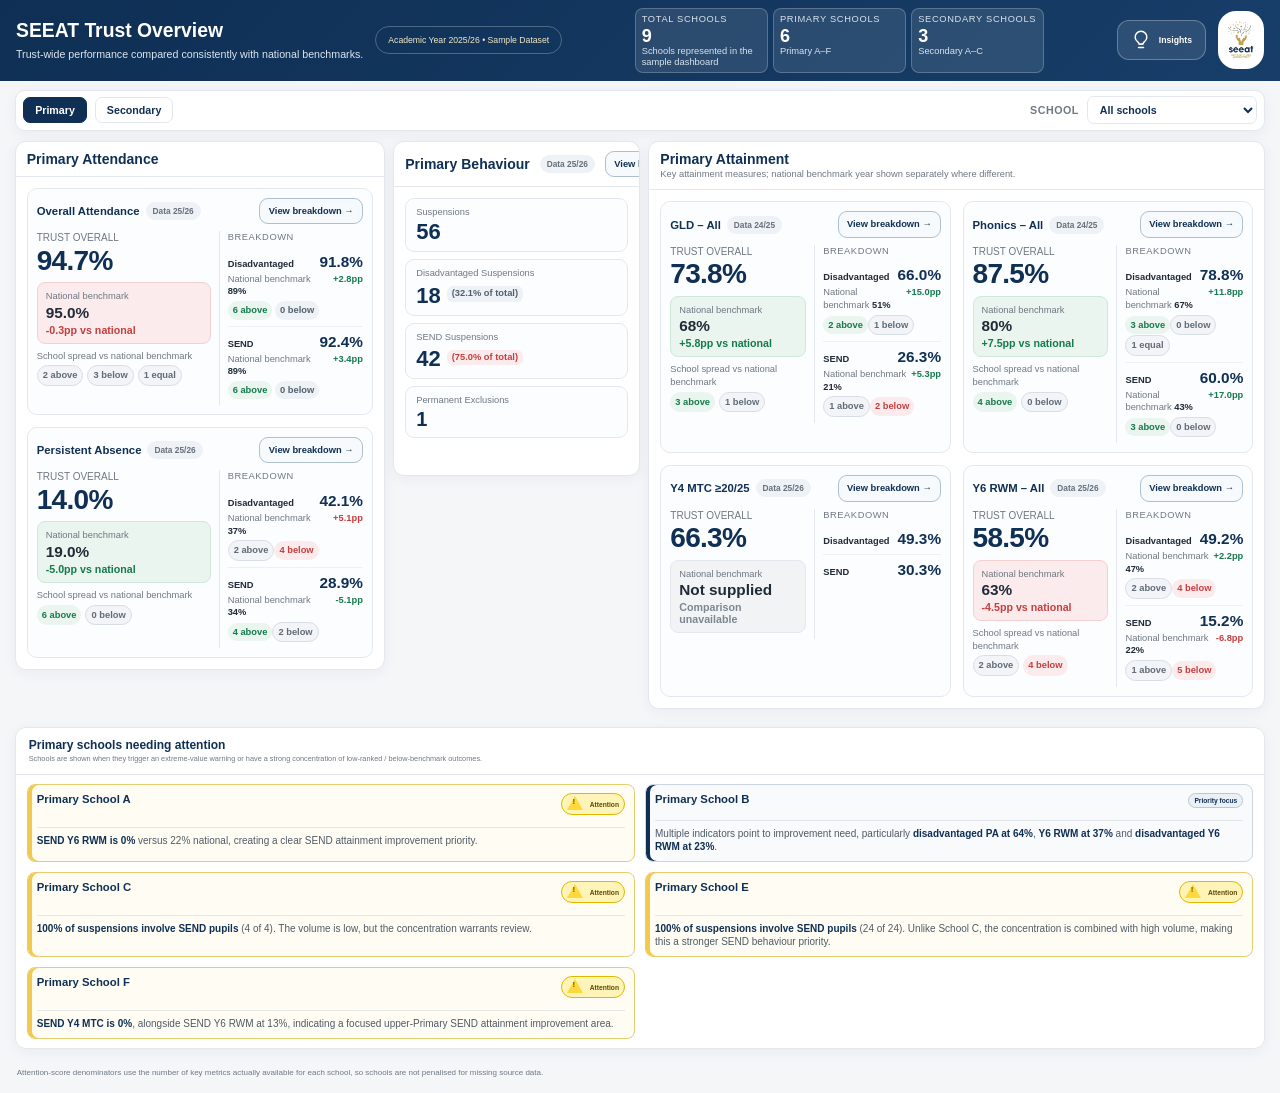
<file: index.html>
<!DOCTYPE html>
<html lang="en">
<head>
<meta charset="utf-8"/>
<meta content="width=device-width, initial-scale=1.0" name="viewport"/>
<title>SEEAT Trust Overview</title>
<style>
:root{
  --navy:#0F2F54;--navy2:#173E69;--gold:#C7A043;--bg:#F5F6F8;--card:#fff;
  --text:#202B38;--muted:#6E7884;--line:#E4E8EE;
  --green:#157A4C;--green-soft:#E9F5EE;--red:#C53E3E;--red-soft:#FCEBEC;
  --grey:#7C8791;--grey-soft:#F1F3F5;
}
*{box-sizing:border-box}
body{margin:0;background:var(--bg);color:var(--text);font-family:"Segoe UI",Arial,sans-serif}
.header{background:linear-gradient(135deg,var(--navy),var(--navy2));color:#fff;padding:24px 34px 20px}
.header-row{display:flex;justify-content:space-between;align-items:flex-end;gap:20px;flex-wrap:wrap}
.header h1{margin:0;font-size:20px}.header p{margin:6px 0 0;color:#DCE5EF;font-size:9.333px}
.year{border:1px solid rgba(255,255,255,.25);padding:8px 12px;border-radius:999px;font-size:8px;color:#F4E9C8}
.page{max-width:1500px;margin:auto;padding:20px 28px 38px}
.school-cards{display:grid;grid-template-columns:repeat(3,1fr);gap:14px;margin-bottom:18px}
.school-card,.controls,.section,.attention-strip{background:#fff;border:1px solid var(--line);border-radius:15px;box-shadow:0 3px 14px rgba(15,47,84,.05)}
.school-card{padding:16px 18px}.school-card .label{font-size:7.333px;text-transform:uppercase;letter-spacing:.07em;color:var(--muted)}
.school-card .value{font-size:20px;font-weight:760;color:var(--navy);margin-top:3px}.school-card .sub{margin-top:3px;font-size:7.333px;color:var(--muted)}
.controls{padding:11px 12px;margin-bottom:18px;display:flex;justify-content:space-between;align-items:center;gap:12px}
.toggle{display:flex;gap:8px}.toggle button{border:1px solid var(--line);background:#fff;color:var(--navy);padding:10px 18px;border-radius:10px;font-weight:700;cursor:pointer}
.toggle button.active{background:var(--navy);color:#fff;border-color:var(--navy)}.help{font-size:7.333px;color:var(--muted)}
.view{display:none}.view.active{display:block}

.attention-strip{margin-bottom:16px;overflow:hidden}
.attention-head{padding:13px 16px 10px;border-bottom:1px solid var(--line);display:flex;justify-content:space-between;align-items:center;gap:12px}
.attention-head h3{margin:0;color:var(--navy);font-size:10px}.attention-head .method{font-size:6.667px;color:var(--muted);text-align:right;max-width:780px}
.attention-body{display:grid;grid-template-columns:repeat(2,minmax(0,1fr));gap:10px;padding:12px 16px 14px}
.attention-school{display:flex;align-items:center;justify-content:space-between;gap:12px;padding:11px 12px;border-radius:12px;background:#FFF7F0;border:1px solid #F3DFCE}
.rank{font-size:6.667px;text-transform:uppercase;letter-spacing:.05em;color:#967051;font-weight:700}
.school-name{font-size:10px;font-weight:800;color:var(--navy);margin-top:2px}.why{font-size:6.667px;color:var(--muted);margin-top:3px}
.score-badge{min-width:92px;text-align:center;padding:8px 10px;border-radius:10px;background:#FFF;border:1px solid #E7CDB8}
.score-badge b{display:block;font-size:13.333px;color:#A1532A;line-height:1.1}.score-badge span{font-size:6px;color:#8C6A56}
.score-pct{margin-top:3px;font-size:6.667px;font-weight:700;color:#A1532A}

.section{overflow:hidden;margin-bottom:16px}.section-head{padding:15px 18px;border-bottom:1px solid var(--line)}
.section-head h2{margin:0;color:var(--navy);font-size:12px}.section-head .sub{margin-top:3px;font-size:7.333px;color:var(--muted)}
.metric-grid{display:grid;grid-template-columns:repeat(2,minmax(0,1fr));gap:14px;padding:16px}
.metric{border:1px solid var(--line);border-radius:14px;background:#FCFDFE;padding:16px}
.metric-title{font-size:8px;font-weight:700;color:var(--navy);margin-bottom:12px;display:flex;justify-content:space-between;align-items:center;gap:10px}
.year-tag{display:inline-flex;padding:4px 7px;border-radius:999px;background:#EEF2F6;color:#66717C;font-size:6px;font-weight:700}
.metric-body{display:grid;grid-template-columns:1.15fr .85fr;gap:14px;align-items:stretch}
.overall-panel{border-right:1px solid var(--line);padding-right:14px}.overall-label{font-size:6.667px;text-transform:uppercase;letter-spacing:.06em;color:var(--muted)}
.overall-value{font-size:25.333px;line-height:1;font-weight:800;color:var(--navy);margin:5px 0 14px}
.national-box{border-radius:12px;padding:11px 12px;margin-bottom:10px}.national-box.good{background:var(--green-soft);border:1px solid #CFE8DA}.national-box.bad{background:var(--red-soft);border:1px solid #F3D1D1}.national-box.neutral{background:var(--grey-soft);border:1px solid var(--line)}
.national-label-row{display:flex;justify-content:space-between;align-items:center;gap:8px}.national-label{font-size:6.667px;text-transform:uppercase;letter-spacing:.05em;color:var(--muted)}.benchmark-year{font-size:6px;font-weight:700;color:#6E7884}
.national-value{font-size:10.667px;font-weight:800;color:var(--text);margin-top:3px}.national-variance{margin-top:4px;font-size:9.333px;font-weight:800}
.good-text{color:var(--green)}.bad-text{color:var(--red)}.neutral-text{color:var(--grey)}
.school-spread{margin-top:10px}.school-spread-label{font-size:6.667px;text-transform:uppercase;letter-spacing:.05em;color:var(--muted);margin-bottom:6px}
.school-spread-pills{display:flex;gap:6px;flex-wrap:wrap}
.spread-neutral,.spread-pill{display:inline-flex;align-items:center;padding:5px 8px;border-radius:999px;font-size:6.667px;font-weight:700}
.spread-neutral{background:#EEF2F6;color:#52606D}.spread-pill.good{background:var(--green-soft);color:var(--green)}.spread-pill.bad{background:var(--red-soft);color:var(--red)}
.breakdown-side-title{font-size:6.667px;text-transform:uppercase;letter-spacing:.06em;color:var(--muted);margin-bottom:6px}
.breakdown-line{padding:10px 0;border-bottom:1px solid #EEF1F4}.breakdown-line:last-child{border-bottom:none}
.breakdown-top{display:flex;justify-content:space-between;gap:8px;align-items:baseline}.breakdown-name{font-size:7.333px;font-weight:700}.breakdown-value{font-size:12px;font-weight:800;color:var(--navy)}
.breakdown-meta{display:grid;grid-template-columns:1fr auto;gap:8px;margin-top:5px;font-size:6.667px;color:var(--muted)}.breakdown-bench b{color:var(--text)}.breakdown-delta{font-weight:800}
.breakdown-spread{margin-top:5px;font-size:6.667px;color:#5D6975}

.behaviour-grid{display:grid;grid-template-columns:repeat(4,1fr);gap:12px;padding:16px}
.bcard{border:1px solid var(--line);border-radius:13px;padding:14px;background:#FCFDFE}.bcard .label{font-size:7.333px;color:var(--muted)}.bcard .value{font-size:18px;font-weight:760;color:var(--navy);margin-top:4px}.bcard .small{font-size:6.667px;color:var(--muted);margin-top:5px}.behaviour-year{font-size:6px;color:var(--muted);font-weight:700;margin-top:4px}
.behaviour-share{margin-top:8px;padding-top:8px;border-top:1px solid var(--line)}.behaviour-share-label{font-size:6px;text-transform:uppercase;letter-spacing:.05em;color:var(--muted)}
.behaviour-share-value{margin-top:3px;font-size:10.667px;font-weight:800;color:var(--navy)}.behaviour-share-value.alert{color:var(--red);background:var(--red-soft);display:inline-block;padding:3px 7px;border-radius:8px}
.note{padding:0 16px 14px;font-size:7px;color:var(--muted);line-height:1.45}
@media(max-width:1150px){.metric-grid{grid-template-columns:1fr}}
@media(max-width:850px){.metric-body{grid-template-columns:1fr}.overall-panel{border-right:none;border-bottom:1px solid var(--line);padding-right:0;padding-bottom:12px}.school-cards{grid-template-columns:1fr}.attention-body{grid-template-columns:1fr}.behaviour-grid{grid-template-columns:repeat(2,1fr)}}

.suspension-main{
  display:flex;
  align-items:baseline;
  gap:8px;
  flex-wrap:wrap;
}
.suspension-share-inline{
  font-size:8px;
  font-weight:800;
  padding:4px 7px;
  border-radius:8px;
  background:var(--red-soft);
  color:var(--red);
}

.behaviour-value-row{
  display:flex;
  align-items:baseline;
  gap:8px;
  flex-wrap:wrap;
}
.behaviour-percent-inline{
  font-size:7.333px;
  font-weight:800;
  padding:3px 7px;
  border-radius:8px;
  background:#EEF2F6;
  color:#52606D;
}
.behaviour-percent-inline.alert{
  background:var(--red-soft);
  color:var(--red);
}

.section-head-row{
  display:flex;
  justify-content:space-between;
  align-items:center;
  gap:10px;
}
.critical-flags{
  padding:0 16px 14px;
  display:flex;
  gap:6px;
  flex-wrap:wrap;
}
.critical-label{
  font-size:6.667px;
  font-weight:800;
  color:var(--red);
  margin-right:4px;
  align-self:center;
}
.critical-tag{
  font-size:6.333px;
  font-weight:700;
  color:var(--red);
  background:var(--red-soft);
  border:1px solid #F1CACA;
  padding:4px 7px;
  border-radius:999px;
}

.school-selector-wrap{
  display:flex;
  align-items:center;
  gap:8px;
}
.school-selector-wrap label{
  font-size:6.667px;
  font-weight:700;
  color:var(--muted);
  text-transform:uppercase;
  letter-spacing:.05em;
}
.school-selector{
  min-width:170px;
  border:1px solid var(--line);
  background:#fff;
  color:var(--navy);
  padding:9px 30px 9px 10px;
  border-radius:10px;
  font-size:7.333px;
  font-weight:700;
}
.single-school .school-spread{display:none}
.single-school .attention-strip{display:none}
.single-school .overall-label::after{content:" school";}
.single-school .overall-label{font-size:6.667px}

.priority-grid{
  display:grid;
  grid-template-columns:repeat(2,minmax(0,1fr));
  gap:10px;
  padding:12px 16px 14px;
}
.priority-card{
  border:1px solid #F0D5CF;
  background:#FFF8F6;
  border-radius:12px;
  padding:12px 14px;
}
.priority-top{
  display:flex;
  justify-content:space-between;
  align-items:flex-start;
  gap:10px;
}
.priority-name{
  font-size:10px;
  font-weight:800;
  color:var(--navy);
}
.priority-level{
  font-size:6.667px;
  font-weight:800;
  color:var(--red);
  background:var(--red-soft);
  padding:4px 7px;
  border-radius:999px;
}
.priority-scores{
  display:grid;
  grid-template-columns:repeat(3,1fr);
  gap:8px;
  margin-top:10px;
}
.priority-score{
  background:#fff;
  border:1px solid var(--line);
  border-radius:10px;
  padding:8px;
}
.priority-score .k{
  font-size:6px;
  text-transform:uppercase;
  letter-spacing:.04em;
  color:var(--muted);
}
.priority-score .v{
  margin-top:2px;
  font-size:10.667px;
  font-weight:800;
  color:var(--navy);
}
.priority-score .v.flag{
  color:var(--red);
}
.priority-narrative{
  margin-top:10px;
  padding-top:9px;
  border-top:1px solid #F1E2DE;
  font-size:7px;
  line-height:1.45;
  color:#58636F;
}
.priority-method{
  padding:0 16px 12px;
  font-size:6.667px;
  color:var(--muted);
}
@media(max-width:800px){
  .priority-grid{grid-template-columns:1fr}
}

/* ===== Integrated Breakdown ===== */
.metric-title .metric-link,
.section-head-row .metric-link,
.section-head .metric-link{
  margin-left:auto;
}
.metric-link{
  border:1px solid #CAD5E1;
  background:#fff;
  color:var(--navy);
  padding:6px 9px;
  border-radius:8px;
  font-size:6.667px;
  font-weight:800;
  cursor:pointer;
  white-space:nowrap;
}
.metric-link:hover{background:#F4F7FA}
.bd-page{min-height:100vh}
.bd-backline{margin-bottom:8px}
.bd-back{
  border:1px solid rgba(255,255,255,.35);
  background:rgba(255,255,255,.08);
  color:#fff;
  padding:7px 10px;
  border-radius:9px;
  font-size:7.333px;
  font-weight:800;
  cursor:pointer;
}
.bd-controls{margin-bottom:16px}
.bd-current{
  font-size:8px;
  font-weight:700;
  color:var(--muted);
}
.bd-section-head{
  display:flex;
  justify-content:space-between;
  align-items:center;
  gap:16px;
}
.bd-subtoggle{display:flex;gap:8px}
.bd-subtoggle button{
  border:1px solid var(--line);
  background:#fff;
  color:var(--navy);
  padding:9px 12px;
  border-radius:9px;
  font-size:7.333px;
  font-weight:800;
  cursor:pointer;
}
.bd-subtoggle button.active{background:var(--navy);color:#fff;border-color:var(--navy)}
.bd-kpis{
  display:grid;
  grid-template-columns:repeat(2,minmax(0,1fr));
  gap:12px;
  padding:16px;
  border-bottom:1px solid var(--line);
}
.bd-kpi{
  border:1px solid var(--line);
  border-radius:12px;
  padding:14px 16px;
  background:#FCFDFE;
}
.bd-kpi-label{
  font-size:7.333px;
  text-transform:uppercase;
  letter-spacing:.05em;
  color:var(--muted);
}
.bd-kpi-value{
  margin-top:4px;
  font-size:20px;
  line-height:1;
  font-weight:800;
  color:var(--navy);
}
.bd-kpi-delta{
  margin-top:7px;
  font-size:8.667px;
  font-weight:800;
}
.bd-table-wrap{overflow-x:auto;padding:0 16px 16px}
.bd-table{
  width:100%;
  border-collapse:collapse;
  font-size:8.667px;
}
.bd-table th{
  text-align:left;
  padding:12px 10px;
  color:var(--muted);
  font-weight:800;
  background:#FAFBFC;
  border-bottom:1px solid var(--line);
  white-space:nowrap;
}
.bd-table td{
  padding:12px 10px;
  border-bottom:1px solid #EEF1F4;
  vertical-align:middle;
}
.bd-table tr:last-child td{border-bottom:none}
.bd-school{font-weight:800;color:var(--navy);font-size:8.667px}
.bd-metric-cell{min-width:155px}
.bd-metric-value{font-size:8.667px;font-weight:800;color:var(--navy)}
.bd-mini-track{
  margin-top:6px;height:7px;background:#EDF1F5;border-radius:999px;overflow:hidden;
}
.bd-mini-fill{height:100%;background:#B9C8D8;border-radius:999px}
.bd-vs{
  display:inline-block;
  border:1px solid;
  border-radius:8px;
  padding:5px 8px;
  font-size:7.333px;
  font-weight:800;
  white-space:nowrap;
}
.bd-vs.good{color:var(--green);border-color:#73B791;background:#F2FAF5}
.bd-vs.bad{color:var(--red);border-color:#DF9999;background:#FFF5F5}
.bd-vs.neutral{color:var(--grey);border-color:#C8D0D8;background:#F6F7F8}
.bd-beh-chart{
  padding:18px 18px 8px;
}
.bd-bar-row{
  display:grid;
  grid-template-columns:110px 1fr 60px;
  gap:12px;
  align-items:center;
  margin:14px 0;
}
.bd-bar-label{font-size:8px;font-weight:800;color:var(--navy)}
.bd-bar-track{height:16px;background:#EDF1F5;border-radius:999px;overflow:hidden}
.bd-bar-fill{height:100%;background:var(--navy2);border-radius:999px}
.bd-bar-value{text-align:right;font-size:8px;font-weight:800}
.bd-note{
  padding:10px 16px 16px;
  color:var(--muted);
  font-size:7.333px;
}
@media(max-width:850px){
  .bd-kpis{grid-template-columns:1fr}
  .bd-section-head{align-items:flex-start;flex-direction:column}
  .bd-bar-row{grid-template-columns:90px 1fr 45px}
}

/* ===== Readability + branding refinements ===== */
.header-row{
  align-items:center;
}
.header-brand{
  display:flex;
  align-items:center;
  justify-content:center;
  margin-left:auto;
}
.seeat-logo{
  width:92px;
  height:auto;
  display:block;
  background:#fff;
  border-radius:18px;
  padding:5px;
}
.header .year{
  font-size:8.667px;
}
.school-card .label,
.school-card .sub,
.help,
.attention-head .method,
.rank,
.why,
.score-badge span,
.section-head .sub,
.year-tag,
.overall-label,
.national-label,
.benchmark-year,
.school-spread-label,
.spread-neutral,
.spread-pill,
.breakdown-side-title,
.breakdown-meta,
.breakdown-spread,
.bcard .label,
.bcard .small,
.behaviour-year,
.behaviour-share-label,
.note,
.critical-label,
.critical-tag,
.school-selector-wrap label,
.school-selector,
.priority-level,
.priority-score .k,
.priority-narrative,
.priority-method,
.bd-current,
.bd-back,
.bd-subtoggle button,
.bd-kpi-label,
.bd-note{
  font-size:8px !important;
}
.metric-title,
.breakdown-name,
.behaviour-percent-inline,
.suspension-share-inline{
  font-size:8.667px !important;
}
.breakdown-value{
  font-size:13.333px !important;
}
.national-value{
  font-size:12px !important;
}
.national-variance{
  font-size:10px !important;
}
.bd-table{
  font-size:9.333px !important;
}
.bd-table th,
.bd-table td{
  padding:13px 11px !important;
}
.bd-school,
.bd-metric-value{
  font-size:9.333px !important;
}
.bd-vs{
  font-size:8px !important;
  padding:6px 9px !important;
}
.metric-link{
  position:relative;
  border:1px solid #AEBFCE !important;
  background:#F7FAFC !important;
  color:var(--navy) !important;
  padding:7px 10px !important;
  border-radius:9px !important;
  font-size:7.333px !important;
  font-weight:800 !important;
  cursor:pointer !important;
  transition:background .18s ease,color .18s ease,border-color .18s ease,transform .18s ease,box-shadow .18s ease;
}
.metric-link::after{
  content:"";
  position:absolute;
  inset:-3px;
  border-radius:11px;
}
.metric-link:hover{
  background:var(--navy) !important;
  color:#fff !important;
  border-color:var(--navy) !important;
  transform:translateY(-1px);
  box-shadow:0 5px 12px rgba(15,47,84,.18);
}
.metric-link:focus-visible{
  outline:3px solid rgba(199,160,67,.45);
  outline-offset:2px;
}
.bd-counts{
  display:flex;
  gap:8px;
  flex-wrap:wrap;
  margin-top:8px;
}
.bd-count-pill{
  display:inline-flex;
  align-items:center;
  padding:6px 9px;
  border-radius:999px;
  font-size:8px;
  font-weight:800;
}
.bd-count-pill.good{
  color:var(--green);
  background:var(--green-soft);
  border:1px solid #CFE8DA;
}
.bd-count-pill.bad{
  color:var(--red);
  background:var(--red-soft);
  border:1px solid #F3D1D1;
}
.bd-count-pill.neutral{
  color:var(--grey);
  background:var(--grey-soft);
  border:1px solid var(--line);
}
@media(max-width:850px){
  .header-brand{width:100%;justify-content:flex-start}
  .seeat-logo{width:78px}
}

/* ===== Executive top layout ===== */
.executive-top{
  display:grid;
  grid-template-columns:minmax(0,1.65fr) minmax(340px,.85fr);
  gap:16px;
  align-items:stretch;
  margin-bottom:18px;
}
.executive-summary-left .school-cards{
  margin-bottom:0;
  height:100%;
}
.executive-summary-left .school-card{
  min-height:118px;
}
.executive-attention-right{
  background:#fff;
  border:1px solid var(--line);
  border-radius:15px;
  box-shadow:0 3px 14px rgba(15,47,84,.05);
  overflow:hidden;
}
.compact-attention-head{
  padding:14px 16px 11px;
  border-bottom:1px solid var(--line);
  display:flex;
  justify-content:space-between;
  gap:10px;
  align-items:center;
}
.compact-attention-head h3{
  margin:0;
  color:var(--navy);
  font-size:10px;
}
.compact-attention-phase{
  font-size:7.333px;
  font-weight:800;
  color:var(--red);
  background:var(--red-soft);
  border-radius:999px;
  padding:5px 8px;
}
.compact-attention-body{
  padding:10px 12px 12px;
  display:grid;
  gap:8px;
}
.compact-school{
  border:1px solid #F0D5CF;
  background:#FFF8F6;
  border-radius:11px;
  padding:10px 11px;
}
.compact-school-top{
  display:flex;
  justify-content:space-between;
  gap:10px;
  align-items:center;
}
.compact-school-name{
  font-size:8.667px;
  font-weight:800;
  color:var(--navy);
}
.compact-school-level{
  font-size:6.667px;
  font-weight:800;
  color:var(--red);
  background:var(--red-soft);
  border-radius:999px;
  padding:4px 7px;
  white-space:nowrap;
}
.compact-scores{
  display:grid;
  grid-template-columns:repeat(3,1fr);
  gap:6px;
  margin-top:8px;
}
.compact-score{
  border:1px solid var(--line);
  border-radius:8px;
  background:#fff;
  padding:6px 7px;
}
.compact-score .k{
  font-size:6px !important;
  color:var(--muted);
  text-transform:uppercase;
  letter-spacing:.04em;
}
.compact-score .v{
  margin-top:2px;
  font-size:9.333px;
  font-weight:800;
  color:var(--navy);
}
.compact-score .v.flag{color:var(--red)}
.compact-reason{
  margin-top:7px;
  font-size:7.333px;
  line-height:1.35;
  color:#5E6975;
}
@media(max-width:1100px){
  .executive-top{grid-template-columns:1fr}
  .executive-attention-right{order:2}
}

/* ===== Right-side attention panel ===== */
.overview-body-layout{
  display:grid;
  grid-template-columns:minmax(0,1fr) 340px;
  gap:18px;
  align-items:start;
}
.overview-main-column{min-width:0}
.overview-attention-sidebar{
  position:sticky;
  top:18px;
  background:#fff;
  border:1px solid var(--line);
  border-radius:15px;
  box-shadow:0 3px 14px rgba(15,47,84,.05);
  overflow:hidden;
}
.sidebar-attention-head{
  padding:14px 15px 11px;
  border-bottom:1px solid var(--line);
  display:flex;
  align-items:center;
  justify-content:space-between;
  gap:10px;
}
.sidebar-attention-head h3{margin:0;font-size:10.667px;color:var(--navy)}
.sidebar-phase{
  font-size:7.333px;font-weight:800;color:var(--red);
  background:var(--red-soft);padding:5px 8px;border-radius:999px;
}
.sidebar-attention-body{padding:11px 12px 12px;display:grid;gap:9px}
.sidebar-school{
  border:1px solid #F0D5CF;background:#FFF8F6;border-radius:11px;padding:10px 11px;
}
.sidebar-school-top{display:flex;align-items:flex-start;justify-content:space-between;gap:8px}
.sidebar-school-name{color:var(--navy);font-size:9.333px;font-weight:800}
.sidebar-school-level{
  font-size:6.667px;font-weight:800;color:var(--red);background:var(--red-soft);
  padding:4px 6px;border-radius:999px;white-space:nowrap;
}
.sidebar-scores{display:grid;grid-template-columns:repeat(3,1fr);gap:5px;margin-top:8px}
.sidebar-score{background:#fff;border:1px solid var(--line);border-radius:8px;padding:6px}
.sidebar-score .k{font-size:6.667px;color:var(--muted);text-transform:uppercase;line-height:1.2}
.sidebar-score .v{margin-top:3px;font-size:10px;font-weight:800;color:var(--navy)}
.sidebar-score .v.flag{color:var(--red)}
.sidebar-reason{
  margin-top:8px;padding-top:7px;border-top:1px solid #F1E2DE;
  font-size:7.333px;line-height:1.4;color:#5B6671;
}
.sidebar-method{padding:0 12px 12px;color:var(--muted);font-size:6.667px;line-height:1.35}
@media(max-width:1180px){
  .overview-body-layout{grid-template-columns:1fr}
  .overview-attention-sidebar{position:static;order:-1}
}

/* ===== Summary cards moved into header ===== */
#overviewPage .header{
  padding-bottom:18px;
}
#overviewPage .header-school-cards{
  display:grid;
  grid-template-columns:repeat(3,minmax(0,1fr));
  gap:10px;
  margin-top:16px;
}
#overviewPage .header-school-cards .school-card{
  background:rgba(255,255,255,.10);
  border:1px solid rgba(255,255,255,.22);
  border-radius:12px;
  box-shadow:none;
  padding:11px 13px;
  min-height:auto;
}
#overviewPage .header-school-cards .school-card .label{
  color:#D9E3ED;
  font-size:7.333px !important;
}
#overviewPage .header-school-cards .school-card .value{
  color:#fff;
  font-size:16px;
  margin-top:2px;
}
#overviewPage .header-school-cards .school-card .sub{
  color:#D9E3ED;
  font-size:7.333px !important;
  margin-top:2px;
}
@media(max-width:850px){
  #overviewPage .header-school-cards{
    grid-template-columns:1fr;
  }
}

/* ===== Compact single-row header ===== */
#overviewPage .header{
  padding:16px 28px;
}
#overviewPage .header-row{
  display:grid;
  grid-template-columns:minmax(280px,1.15fr) minmax(420px,1.8fr) auto;
  align-items:center;
  gap:18px;
}
#overviewPage .header-row > div:first-child{
  min-width:0;
}
#overviewPage .header h1{
  font-size:18px;
}
#overviewPage .header p{
  font-size:8px;
  margin-top:4px;
}
#overviewPage .header-school-cards{
  margin-top:0 !important;
  display:grid;
  grid-template-columns:repeat(3,minmax(0,1fr));
  gap:8px;
}
#overviewPage .header-school-cards .school-card{
  padding:8px 10px;
  border-radius:10px;
  min-height:64px;
}
#overviewPage .header-school-cards .school-card .label{
  font-size:6.667px !important;
  line-height:1.15;
}
#overviewPage .header-school-cards .school-card .value{
  font-size:14px;
  line-height:1;
  margin-top:3px;
}
#overviewPage .header-school-cards .school-card .sub{
  font-size:6px !important;
  line-height:1.2;
  margin-top:3px;
}
#overviewPage .header-brand{
  margin-left:0;
}
#overviewPage .seeat-logo{
  width:78px;
}
@media(max-width:1050px){
  #overviewPage .header-row{
    grid-template-columns:1fr auto;
  }
  #overviewPage .header-school-cards{
    grid-column:1 / -1;
  }
}
@media(max-width:700px){
  #overviewPage .header-row{
    grid-template-columns:1fr;
  }
  #overviewPage .header-school-cards{
    grid-template-columns:repeat(3,1fr);
  }
  #overviewPage .header-brand{
    justify-content:flex-start;
  }
}

/* ===== Preserve original title/logo positions; use only middle whitespace ===== */
#overviewPage .header{
  padding:24px 34px 20px !important;
}
#overviewPage .header-row{
  display:flex !important;
  justify-content:space-between !important;
  align-items:flex-end !important;
  gap:20px !important;
  flex-wrap:nowrap !important;
}
#overviewPage .header-row > div:first-child{
  flex:0 0 auto !important;
  min-width:0 !important;
}
#overviewPage .header h1{
  font-size:20px !important;
}
#overviewPage .header p{
  font-size:9.333px !important;
  margin:6px 0 0 !important;
}
#overviewPage .header-brand{
  margin-left:0 !important;
  flex:0 0 auto !important;
  align-self:center !important;
}
#overviewPage .seeat-logo{
  width:92px !important;
}
#overviewPage .header-school-cards{
  flex:1 1 auto !important;
  margin:0 auto !important;
  max-width:560px !important;
  min-width:360px !important;
  display:grid !important;
  grid-template-columns:repeat(3,minmax(0,1fr)) !important;
  gap:8px !important;
  align-self:center !important;
}
#overviewPage .header-school-cards .school-card{
  min-height:58px !important;
  padding:8px 10px !important;
  border-radius:10px !important;
  background:rgba(255,255,255,.10) !important;
  border:1px solid rgba(255,255,255,.22) !important;
  box-shadow:none !important;
}
#overviewPage .header-school-cards .school-card .label{
  font-size:6.667px !important;
  line-height:1.15 !important;
  color:#D9E3ED !important;
}
#overviewPage .header-school-cards .school-card .value{
  font-size:13.333px !important;
  line-height:1 !important;
  margin-top:3px !important;
  color:#fff !important;
}
#overviewPage .header-school-cards .school-card .sub{
  font-size:6px !important;
  line-height:1.15 !important;
  margin-top:3px !important;
  color:#D9E3ED !important;
}
@media(max-width:1100px){
  #overviewPage .header-row{
    flex-wrap:wrap !important;
  }
  #overviewPage .header-school-cards{
    order:3;
    max-width:none !important;
    min-width:0 !important;
    flex:1 0 100% !important;
  }
}

/* ===== Overview layout matched to supplied reference ===== */
#overviewPage .page{
  max-width:none !important;
  padding:18px 28px 28px !important;
}

#overviewPage .controls{
  margin-bottom:14px !important;
}

/* Three-column dashboard body */
#overviewPage .view.active{
  display:grid !important;
  grid-template-columns:minmax(310px,1.05fr) minmax(205px,.62fr) minmax(600px,2fr);
  grid-template-areas:
    "attendance behaviour attainment"
    "attention attention attention";
  gap:16px;
  align-items:start;
}

#overviewPage .view:not(.active){
  display:none !important;
}

#overviewPage .overview-attendance-col{
  grid-area:attendance;
  margin-bottom:0 !important;
}

#overviewPage .overview-behaviour-col{
  grid-area:behaviour;
  margin-bottom:0 !important;
}

#overviewPage .overview-attainment-col{
  grid-area:attainment;
  margin-bottom:0 !important;
}

#overviewPage .overview-attention-bottom{
  grid-area:attention;
  display:block !important;
  margin-top:2px !important;
  margin-bottom:0 !important;
}

/* Attendance stacked vertically */
#overviewPage .overview-attendance-col .metric-grid{
  grid-template-columns:1fr !important;
  gap:12px !important;
  padding:12px !important;
}

/* Behaviour cards vertical */
#overviewPage .overview-behaviour-col .behaviour-grid{
  grid-template-columns:1fr !important;
  gap:12px !important;
  padding:12px !important;
}
#overviewPage .overview-behaviour-col .bcard{
  min-height:90px;
}

/* Attainment 2 x 2 */
#overviewPage .overview-attainment-col .metric-grid{
  grid-template-columns:repeat(2,minmax(0,1fr)) !important;
  gap:14px !important;
  padding:12px !important;
}

/* Slightly tighter sections to reduce vertical length */
#overviewPage .section{
  margin-bottom:0 !important;
}
#overviewPage .section-head{
  padding:13px 14px !important;
}
#overviewPage .metric{
  padding:13px !important;
}
#overviewPage .metric-title{
  margin-bottom:10px !important;
}
#overviewPage .overall-value{
  margin:5px 0 11px !important;
}

/* Attention area full width as in reference */
#overviewPage .overview-attention-bottom .priority-grid{
  grid-template-columns:repeat(2,minmax(0,1fr)) !important;
}
#overviewPage .overview-attention-bottom .priority-card{
  min-height:auto !important;
}

/* Remove any leftover sidebar visual if present */
#overviewPage .overview-attention-sidebar,
#overviewPage #overviewAttentionSidebar{
  display:none !important;
}

/* Header stays compact */
#overviewPage .header{
  padding-top:14px !important;
  padding-bottom:14px !important;
}
#overviewPage .header-school-cards{
  max-width:520px !important;
}
#overviewPage .header-school-cards .school-card{
  min-height:54px !important;
  padding:7px 9px !important;
}
#overviewPage .seeat-logo{
  width:78px !important;
}

/* Responsive */
@media(max-width:1250px){
  #overviewPage .view.active{
    grid-template-columns:1fr 1fr;
    grid-template-areas:
      "attendance behaviour"
      "attainment attainment"
      "attention attention";
  }
}
@media(max-width:850px){
  #overviewPage .view.active{
    grid-template-columns:1fr;
    grid-template-areas:
      "attendance"
      "behaviour"
      "attainment"
      "attention";
  }
  #overviewPage .overview-attainment-col .metric-grid{
    grid-template-columns:1fr !important;
  }
}

/* ===== v9: laptop-first 16:9 executive overview ===== */

/* Constrain the visual canvas instead of stretching indefinitely */
#overviewPage .page{
  width:min(96vw, 1460px) !important;
  max-width:1460px !important;
  margin:0 auto !important;
  padding:16px 20px 22px !important;
}

/* Keep header content on the same visual width */
#overviewPage .header{
  padding:14px max(24px, calc((100vw - 1460px)/2 + 20px)) !important;
}

/* Make the control strip useful but compact */
#overviewPage .controls{
  min-height:54px;
  padding:9px 12px !important;
  margin-bottom:14px !important;
}

/* Balanced desktop proportions: use vertical space, not excessive width */
#overviewPage .view.active{
  grid-template-columns:minmax(330px,30fr) minmax(250px,22fr) minmax(540px,48fr) !important;
  grid-template-areas:
    "attendance behaviour attainment"
    "attention attention attention" !important;
  gap:14px !important;
}

/* Give the main sections a meaningful screen height */
#overviewPage .overview-attendance-col,
#overviewPage .overview-behaviour-col,
#overviewPage .overview-attainment-col{
  min-height:490px;
}

/* Section typography */
#overviewPage .section-head h2{
  font-size:12px !important;
}
#overviewPage .section-head .sub{
  font-size:8px !important;
}
#overviewPage .metric-title{
  font-size:9.333px !important;
}
#overviewPage .overall-label,
#overviewPage .national-label,
#overviewPage .school-spread-label,
#overviewPage .breakdown-side-title,
#overviewPage .breakdown-name,
#overviewPage .bcard .label{
  font-size:8px !important;
}
#overviewPage .overall-value{
  font-size:21.333px !important;
}
#overviewPage .national-value{
  font-size:13.333px !important;
}
#overviewPage .breakdown-value{
  font-size:13.333px !important;
}
#overviewPage .national-variance,
#overviewPage .breakdown-meta,
#overviewPage .breakdown-spread,
#overviewPage .spread-pill,
#overviewPage .spread-neutral,
#overviewPage .bcard .small,
#overviewPage .behaviour-percent-inline,
#overviewPage .suspension-share-inline{
  font-size:7.333px !important;
}

/* Slightly roomier cards */
#overviewPage .metric{
  padding:15px !important;
}
#overviewPage .overview-attendance-col .metric-grid{
  gap:14px !important;
  padding:13px !important;
}
#overviewPage .overview-attainment-col .metric-grid{
  gap:13px !important;
  padding:13px !important;
}
#overviewPage .overview-behaviour-col .behaviour-grid{
  gap:13px !important;
  padding:13px !important;
}
#overviewPage .overview-behaviour-col .bcard{
  min-height:98px !important;
  padding:14px !important;
}
#overviewPage .bcard .value{
  font-size:18px !important;
}

/* Clearer breakdown CTA */
#overviewPage .metric-link{
  font-size:7.333px !important;
  padding:7px 10px !important;
}

/* Turn attention area into a low horizontal strip */
#overviewPage .overview-attention-bottom{
  margin-top:0 !important;
}
#overviewPage .overview-attention-bottom .attention-head{
  padding:10px 13px !important;
}
#overviewPage .overview-attention-bottom .attention-head h3{
  font-size:9.333px !important;
}
#overviewPage .overview-attention-bottom .priority-grid{
  display:grid !important;
  grid-template-columns:repeat(2,minmax(0,1fr)) !important;
  gap:10px !important;
  padding:9px 11px !important;
}
#overviewPage .overview-attention-bottom .priority-card{
  padding:9px 11px !important;
  min-height:0 !important;
}
#overviewPage .overview-attention-bottom .priority-top{
  margin-bottom:6px !important;
}
#overviewPage .overview-attention-bottom .priority-name{
  font-size:8.667px !important;
}
#overviewPage .overview-attention-bottom .priority-level{
  font-size:6.667px !important;
}
#overviewPage .overview-attention-bottom .priority-scores{
  gap:6px !important;
}
#overviewPage .overview-attention-bottom .priority-score{
  padding:5px 7px !important;
}
#overviewPage .overview-attention-bottom .priority-score .k{
  font-size:6.667px !important;
}
#overviewPage .overview-attention-bottom .priority-score .v{
  font-size:9.333px !important;
}
#overviewPage .overview-attention-bottom .priority-narrative{
  font-size:7px !important;
  line-height:1.3 !important;
  margin-top:6px !important;
}
#overviewPage .overview-attention-bottom .priority-method{
  font-size:6.333px !important;
  line-height:1.25 !important;
  padding:0 11px 9px !important;
}

/* Header: preserve title and logo, compact middle KPIs */
#overviewPage .header-row{
  align-items:center !important;
}
#overviewPage .header-school-cards{
  max-width:480px !important;
  min-width:390px !important;
}
#overviewPage .header-school-cards .school-card{
  min-height:50px !important;
  padding:6px 9px !important;
}
#overviewPage .header-school-cards .school-card .label{
  font-size:6.333px !important;
}
#overviewPage .header-school-cards .school-card .value{
  font-size:12.667px !important;
}
#overviewPage .header-school-cards .school-card .sub{
  font-size:6px !important;
}
#overviewPage .seeat-logo{
  width:72px !important;
}

/* 1366-ish laptops: preserve 3-column layout but tighten widths */
@media (min-width:1100px) and (max-width:1390px){
  #overviewPage .page{
    width:98vw !important;
    padding-left:12px !important;
    padding-right:12px !important;
  }
  #overviewPage .view.active{
    grid-template-columns:minmax(300px,29fr) minmax(220px,21fr) minmax(500px,50fr) !important;
    gap:10px !important;
  }
  #overviewPage .metric{
    padding:12px !important;
  }
  #overviewPage .overall-value{
    font-size:19.333px !important;
  }
}

/* Below laptop landscape, gracefully stack rather than shrink text */
@media(max-width:1099px){
  #overviewPage .view.active{
    grid-template-columns:1fr 1fr !important;
    grid-template-areas:
      "attendance behaviour"
      "attainment attainment"
      "attention attention" !important;
  }
}
@media(max-width:760px){
  #overviewPage .view.active{
    grid-template-columns:1fr !important;
    grid-template-areas:
      "attendance"
      "behaviour"
      "attainment"
      "attention" !important;
  }
}

/* ===== v10: fluid desktop scaling (no fixed canvas) ===== */

/* Fill the available desktop screen instead of becoming a small centered sheet */
#overviewPage .page{
  width:100% !important;
  max-width:none !important;
  margin:0 !important;
  padding:
    clamp(14px, 1.15vw, 26px)
    clamp(18px, 1.8vw, 42px)
    clamp(20px, 1.6vw, 38px) !important;
}
#overviewPage .header{
  padding:
    clamp(13px, 1.05vw, 24px)
    clamp(22px, 2vw, 48px) !important;
}

/* Header scales with screen */
#overviewPage .header h1{
  font-size:clamp(16.667px, 1.033vw, 25.333px) !important;
}
#overviewPage .header p{
  font-size:clamp(8px, .52vw, 11.333px) !important;
}
#overviewPage .seeat-logo{
  width:clamp(72px, 5vw, 112px) !important;
}
#overviewPage .header-school-cards{
  max-width:clamp(470px, 38vw, 760px) !important;
  min-width:390px !important;
  gap:clamp(7px, .6vw, 13px) !important;
}
#overviewPage .header-school-cards .school-card{
  min-height:clamp(50px, 4.1vw, 78px) !important;
  padding:clamp(6px,.55vw,11px) clamp(9px,.7vw,15px) !important;
}
#overviewPage .header-school-cards .school-card .label{
  font-size:clamp(6.333px,.413vw,8.667px) !important;
}
#overviewPage .header-school-cards .school-card .value{
  font-size:clamp(12.667px,.833vw,18px) !important;
}
#overviewPage .header-school-cards .school-card .sub{
  font-size:clamp(6px,.387vw,8px) !important;
}

/* Main dashboard proportions remain stable at every desktop width */
#overviewPage .view.active{
  grid-template-columns:minmax(0,30fr) minmax(0,22fr) minmax(0,48fr) !important;
  gap:clamp(10px,1vw,22px) !important;
}
#overviewPage .overview-attendance-col,
#overviewPage .overview-behaviour-col,
#overviewPage .overview-attainment-col{
  min-height:clamp(490px, 38vw, 720px) !important;
}

/* Controls */
#overviewPage .controls{
  min-height:clamp(54px,4vw,72px) !important;
  padding:clamp(8px,.7vw,13px) clamp(11px,.9vw,18px) !important;
}
#overviewPage .toggle button,
#overviewPage .school-selector{
  font-size:clamp(8px,.5vw,10.667px) !important;
}
#overviewPage .school-selector-wrap label{
  font-size:clamp(7.333px,.453vw,9.333px) !important;
}

/* Section and card typography scale with viewport */
#overviewPage .section-head{
  padding:clamp(12px,.9vw,18px) !important;
}
#overviewPage .section-head h2{
  font-size:clamp(11.333px,.767vw,16.667px) !important;
}
#overviewPage .section-head .sub{
  font-size:clamp(7.333px,.453vw,10px) !important;
}
#overviewPage .metric{
  padding:clamp(12px,.95vw,20px) !important;
}
#overviewPage .metric-title{
  font-size:clamp(8.667px,.547vw,12px) !important;
}
#overviewPage .overall-label,
#overviewPage .national-label,
#overviewPage .school-spread-label,
#overviewPage .breakdown-side-title,
#overviewPage .breakdown-name,
#overviewPage .bcard .label{
  font-size:clamp(7.333px,.453vw,10px) !important;
}
#overviewPage .overall-value{
  font-size:clamp(20px,1.367vw,30px) !important;
}
#overviewPage .national-value,
#overviewPage .breakdown-value{
  font-size:clamp(12.667px,.833vw,18px) !important;
}
#overviewPage .national-variance{
  font-size:clamp(8px,.533vw,11.333px) !important;
}
#overviewPage .breakdown-meta,
#overviewPage .breakdown-spread,
#overviewPage .spread-pill,
#overviewPage .spread-neutral,
#overviewPage .bcard .small,
#overviewPage .behaviour-percent-inline,
#overviewPage .suspension-share-inline,
#overviewPage .year-tag,
#overviewPage .benchmark-year{
  font-size:clamp(7px,.433vw,9.333px) !important;
}
#overviewPage .metric-link{
  font-size:clamp(7px,.44vw,9.333px) !important;
  padding:clamp(6px,.45vw,9px) clamp(8px,.65vw,13px) !important;
}

/* Cards use the extra vertical space on larger monitors */
#overviewPage .overview-attendance-col .metric-grid,
#overviewPage .overview-behaviour-col .behaviour-grid,
#overviewPage .overview-attainment-col .metric-grid{
  gap:clamp(11px,.9vw,18px) !important;
  padding:clamp(11px,.8vw,17px) !important;
}
#overviewPage .overview-behaviour-col .bcard{
  min-height:clamp(94px,7.3vw,138px) !important;
  padding:clamp(12px,.9vw,19px) !important;
}
#overviewPage .bcard .value{
  font-size:clamp(17.333px,1.133vw,24.667px) !important;
}

/* Attention strip also scales, without becoming excessively tall */
#overviewPage .overview-attention-bottom .attention-head h3{
  font-size:clamp(9.333px,.6vw,12.667px) !important;
}
#overviewPage .overview-attention-bottom .priority-name{
  font-size:clamp(8.667px,.533vw,11.333px) !important;
}
#overviewPage .overview-attention-bottom .priority-score .k{
  font-size:clamp(6.333px,.387vw,8px) !important;
}
#overviewPage .overview-attention-bottom .priority-score .v{
  font-size:clamp(9.333px,.567vw,12px) !important;
}
#overviewPage .overview-attention-bottom .priority-narrative{
  font-size:clamp(7px,.427vw,9px) !important;
}
#overviewPage .overview-attention-bottom .priority-method{
  font-size:clamp(6.333px,.387vw,8px) !important;
}

/* Keep 3 columns on ordinary laptops; stack only when genuinely narrow */
@media(max-width:1099px){
  #overviewPage .view.active{
    grid-template-columns:1fr 1fr !important;
    grid-template-areas:
      "attendance behaviour"
      "attainment attainment"
      "attention attention" !important;
  }
}
@media(max-width:760px){
  #overviewPage .view.active{
    grid-template-columns:1fr !important;
    grid-template-areas:
      "attendance"
      "behaviour"
      "attainment"
      "attention" !important;
  }
}

/* ===== v11: readability pass — increase text by ~2px ===== */

/* Overview */
#overviewPage .header h1{font-size:clamp(18px,1.1vw,26.667px) !important}
#overviewPage .header p{font-size:clamp(9.333px,.587vw,12.667px) !important}
#overviewPage .header-school-cards .school-card .label{font-size:clamp(7.667px,.48vw,10px) !important}
#overviewPage .header-school-cards .school-card .value{font-size:clamp(14px,.9vw,19.333px) !important}
#overviewPage .header-school-cards .school-card .sub{font-size:clamp(7.333px,.453vw,9.333px) !important}

#overviewPage .toggle button,
#overviewPage .school-selector{font-size:clamp(9.333px,.567vw,12px) !important}
#overviewPage .school-selector-wrap label{font-size:clamp(8.667px,.52vw,10.667px) !important}

#overviewPage .section-head h2{font-size:clamp(12.667px,.833vw,18px) !important}
#overviewPage .section-head .sub{font-size:clamp(8.667px,.52vw,11.333px) !important}
#overviewPage .metric-title{font-size:clamp(10px,.613vw,13.333px) !important}

#overviewPage .overall-label,
#overviewPage .national-label,
#overviewPage .school-spread-label,
#overviewPage .breakdown-side-title,
#overviewPage .breakdown-name,
#overviewPage .bcard .label{font-size:clamp(8.667px,.52vw,11.333px) !important}

#overviewPage .overall-value{font-size:clamp(21.333px,1.433vw,31.333px) !important}
#overviewPage .national-value,
#overviewPage .breakdown-value{font-size:clamp(14px,.9vw,19.333px) !important}
#overviewPage .national-variance{font-size:clamp(9.333px,.6vw,12.667px) !important}

#overviewPage .breakdown-meta,
#overviewPage .breakdown-spread,
#overviewPage .spread-pill,
#overviewPage .spread-neutral,
#overviewPage .bcard .small,
#overviewPage .behaviour-percent-inline,
#overviewPage .suspension-share-inline,
#overviewPage .year-tag,
#overviewPage .benchmark-year{font-size:clamp(8.333px,.5vw,10.667px) !important}

#overviewPage .metric-link{font-size:clamp(8.333px,.507vw,10.667px) !important}
#overviewPage .bcard .value{font-size:clamp(18.667px,1.2vw,26px) !important}

#overviewPage .overview-attention-bottom .attention-head h3{font-size:clamp(10.667px,.667vw,14px) !important}
#overviewPage .overview-attention-bottom .priority-name{font-size:clamp(10px,.6vw,12.667px) !important}
#overviewPage .overview-attention-bottom .priority-level{font-size:8px !important}
#overviewPage .overview-attention-bottom .priority-score .k{font-size:clamp(7.667px,.453vw,9.333px) !important}
#overviewPage .overview-attention-bottom .priority-score .v{font-size:clamp(10.667px,.633vw,13.333px) !important}
#overviewPage .overview-attention-bottom .priority-narrative{font-size:clamp(8.333px,.493vw,10.333px) !important}
#overviewPage .overview-attention-bottom .priority-method{font-size:clamp(7.667px,.453vw,9.333px) !important}

/* Breakdown pages */
#breakdownPage .header h1{font-size:clamp(18.667px,1.133vw,26.667px) !important}
#breakdownPage .header p{font-size:clamp(9.333px,.587vw,12px) !important}
#breakdownPage .year{font-size:10px !important}
#breakdownPage .bd-back{font-size:8.667px !important}
#breakdownPage .bd-current{font-size:9.333px !important}
#breakdownPage .bd-subtoggle button{font-size:8.667px !important}
#breakdownPage .section-head h2{font-size:13.333px !important}
#breakdownPage .section-head .sub{font-size:9.333px !important}
#breakdownPage .bd-kpi-label{font-size:8.667px !important}
#breakdownPage .bd-kpi-value{font-size:21.333px !important}
#breakdownPage .bd-kpi-delta{font-size:10px !important}
#breakdownPage .bd-table{font-size:10.667px !important}
#breakdownPage .bd-school,
#breakdownPage .bd-metric-value{font-size:10.667px !important}
#breakdownPage .bd-vs{font-size:9.333px !important}
#breakdownPage .bd-count-pill{font-size:9.333px !important}
#breakdownPage .bd-bar-label,
#breakdownPage .bd-bar-value{font-size:9.333px !important}
#breakdownPage .bd-note{font-size:8.667px !important}

/* ===== v12: larger typography, tighter Primary width, larger inter-section gaps ===== */

/* Slightly rebalance the three main overview columns:
   Primary Attendance narrower; Behaviour and Attainment gain room. */
#overviewPage .view.active{
  grid-template-columns:minmax(0,27fr) minmax(0,23fr) minmax(0,50fr) !important;
  column-gap:clamp(18px,1.55vw,34px) !important;
  row-gap:clamp(16px,1.25vw,28px) !important;
}

/* More visual separation between the three main cards/sections */
#overviewPage .overview-attendance-col,
#overviewPage .overview-behaviour-col,
#overviewPage .overview-attainment-col{
  margin:0 !important;
}

/* Another ~2px typography increase across Overview */
#overviewPage .header h1{font-size:clamp(19.333px,1.167vw,28px) !important}
#overviewPage .header p{font-size:clamp(10.667px,.653vw,14px) !important}

#overviewPage .header-school-cards .school-card .label{
  font-size:clamp(9px,.547vw,11.333px) !important;
}
/* Make the three top summary numbers especially prominent */
#overviewPage .header-school-cards .school-card .value{
  font-size:clamp(18px,1.133vw,25.333px) !important;
  line-height:1 !important;
  font-weight:800 !important;
}
#overviewPage .header-school-cards .school-card .sub{
  font-size:clamp(8.667px,.52vw,10.667px) !important;
}

#overviewPage .toggle button,
#overviewPage .school-selector{font-size:clamp(10.667px,.633vw,13.333px) !important}
#overviewPage .school-selector-wrap label{font-size:clamp(10px,.587vw,12px) !important}

#overviewPage .section-head h2{font-size:clamp(14px,.9vw,19.333px) !important}
#overviewPage .section-head .sub{font-size:clamp(10px,.587vw,12.667px) !important}
#overviewPage .metric-title{font-size:clamp(11.333px,.68vw,14.667px) !important}

#overviewPage .overall-label,
#overviewPage .national-label,
#overviewPage .school-spread-label,
#overviewPage .breakdown-side-title,
#overviewPage .breakdown-name,
#overviewPage .bcard .label{
  font-size:clamp(10px,.587vw,12.667px) !important;
}

#overviewPage .overall-value{font-size:clamp(22.667px,1.5vw,32.667px) !important}
#overviewPage .national-value,
#overviewPage .breakdown-value{font-size:clamp(15.333px,.967vw,20.667px) !important}
#overviewPage .national-variance{font-size:clamp(10.667px,.667vw,14px) !important}

#overviewPage .breakdown-meta,
#overviewPage .breakdown-spread,
#overviewPage .spread-pill,
#overviewPage .spread-neutral,
#overviewPage .bcard .small,
#overviewPage .behaviour-percent-inline,
#overviewPage .suspension-share-inline{
  font-size:clamp(9.667px,.567vw,12px) !important;
}
#overviewPage .metric-link{font-size:clamp(9.667px,.573vw,12px) !important}
#overviewPage .bcard .value{font-size:clamp(20px,1.267vw,27.333px) !important}

#overviewPage .overview-attention-bottom .attention-head h3{
  font-size:clamp(12px,.733vw,15.333px) !important;
}
#overviewPage .overview-attention-bottom .priority-name{
  font-size:clamp(11.333px,.667vw,14px) !important;
}
#overviewPage .overview-attention-bottom .priority-level{
  font-size:9.333px !important;
}
#overviewPage .overview-attention-bottom .priority-score .k{
  font-size:clamp(9px,.52vw,10.667px) !important;
}
#overviewPage .overview-attention-bottom .priority-score .v{
  font-size:clamp(12px,.7vw,14.667px) !important;
}
#overviewPage .overview-attention-bottom .priority-narrative{
  font-size:clamp(9.667px,.56vw,11.667px) !important;
}
#overviewPage .overview-attention-bottom .priority-method{
  font-size:clamp(9px,.52vw,10.667px) !important;
}

/* Another ~2px increase on Breakdown pages */
#breakdownPage .header h1{font-size:clamp(20px,1.2vw,28px) !important}
#breakdownPage .header p{font-size:clamp(10.667px,.653vw,13.333px) !important}
#breakdownPage .year{font-size:11.333px !important}
#breakdownPage .bd-back{font-size:10px !important}
#breakdownPage .bd-current{font-size:10.667px !important}
#breakdownPage .bd-subtoggle button{font-size:10px !important}
#breakdownPage .section-head h2{font-size:14.667px !important}
#breakdownPage .section-head .sub{font-size:10.667px !important}
#breakdownPage .bd-kpi-label{font-size:10px !important}
#breakdownPage .bd-kpi-value{font-size:22.667px !important}
#breakdownPage .bd-kpi-delta{font-size:11.333px !important}
#breakdownPage .bd-table{font-size:12px !important}
#breakdownPage .bd-school,
#breakdownPage .bd-metric-value{font-size:12px !important}
#breakdownPage .bd-vs{font-size:10.667px !important}
#breakdownPage .bd-count-pill{font-size:10.667px !important}
#breakdownPage .bd-bar-label,
#breakdownPage .bd-bar-value{font-size:10.667px !important}
#breakdownPage .bd-note{font-size:10px !important}

/* On standard laptop widths keep the Primary column from becoming too cramped */
@media (min-width:1100px) and (max-width:1390px){
  #overviewPage .view.active{
    grid-template-columns:minmax(285px,28fr) minmax(235px,23fr) minmax(0,49fr) !important;
    column-gap:14px !important;
  }
}

/* ===== v13: narrower Behaviour + unified Primary/Secondary layout + readable minimum type ===== */

/* Same 3-column architecture for BOTH Primary and Secondary:
   Attendance gets more room, Behaviour becomes deliberately compact,
   Attainment gets the largest share. */
#overviewPage .view.active{
  grid-template-columns:minmax(0,31fr) minmax(0,17fr) minmax(0,52fr) !important;
  grid-template-areas:
    "attendance behaviour attainment"
    "attention attention attention" !important;
  column-gap:clamp(20px,1.65vw,38px) !important;
  row-gap:clamp(17px,1.3vw,30px) !important;
}

/* Prevent the Behaviour column from forcing unnecessary width */
#overviewPage .overview-behaviour-col{
  min-width:0 !important;
}
#overviewPage .overview-behaviour-col .bcard{
  min-width:0 !important;
}
#overviewPage .overview-behaviour-col .behaviour-grid{
  min-width:0 !important;
}

/* Raise the smallest text tier so it visually matches the next tier up.
   Tiny helper/meta text should no longer look like footnotes. */
#overviewPage .header-school-cards .school-card .label,
#overviewPage .header-school-cards .school-card .sub,
#overviewPage .section-head .sub,
#overviewPage .overall-label,
#overviewPage .national-label,
#overviewPage .school-spread-label,
#overviewPage .breakdown-side-title,
#overviewPage .breakdown-name,
#overviewPage .breakdown-meta,
#overviewPage .breakdown-spread,
#overviewPage .spread-pill,
#overviewPage .spread-neutral,
#overviewPage .bcard .label,
#overviewPage .bcard .small,
#overviewPage .behaviour-percent-inline,
#overviewPage .suspension-share-inline,
#overviewPage .metric-link,
#overviewPage .priority-level,
#overviewPage .overview-attention-bottom .priority-score .k,
#overviewPage .overview-attention-bottom .priority-narrative,
#overviewPage .overview-attention-bottom .priority-method{
  font-size:clamp(10px,.6vw,12.667px) !important;
  line-height:1.35 !important;
}

/* Keep secondary controls/labels on the same readable scale */
#overviewPage .toggle button,
#overviewPage .school-selector,
#overviewPage .school-selector-wrap label{
  font-size:clamp(10.667px,.633vw,13.333px) !important;
}

/* Behaviour values remain strong despite the narrower column */
#overviewPage .overview-behaviour-col .bcard .value{
  font-size:clamp(20.667px,1.3vw,28px) !important;
}
#overviewPage .overview-behaviour-col .bcard{
  padding:clamp(13px,.85vw,18px) !important;
}

/* Laptop safeguard: preserve the same visual hierarchy without crushing Behaviour */
@media (min-width:1100px) and (max-width:1390px){
  #overviewPage .view.active{
    grid-template-columns:minmax(315px,31fr) minmax(190px,18fr) minmax(0,51fr) !important;
    column-gap:14px !important;
  }
  #overviewPage .header-school-cards .school-card .label,
  #overviewPage .header-school-cards .school-card .sub,
  #overviewPage .section-head .sub,
  #overviewPage .overall-label,
  #overviewPage .national-label,
  #overviewPage .school-spread-label,
  #overviewPage .breakdown-side-title,
  #overviewPage .breakdown-name,
  #overviewPage .breakdown-meta,
  #overviewPage .breakdown-spread,
  #overviewPage .spread-pill,
  #overviewPage .spread-neutral,
  #overviewPage .bcard .label,
  #overviewPage .bcard .small,
  #overviewPage .behaviour-percent-inline,
  #overviewPage .suspension-share-inline,
  #overviewPage .metric-link{
    font-size:9.333px !important;
  }
}

/* ===== v16: benchmark equality + year label refinements ===== */
:root{
  --equal:#B88912;
  --equal-soft:#FFF4CC;
  --equal-border:#D7B44A;
}
.year-tag{
  white-space:nowrap !important;
  flex:0 0 auto !important;
}
.spread-pill.equal{
  background:var(--equal-soft) !important;
  color:#7A5A00 !important;
  border:1px solid var(--equal-border) !important;
}
.national-box.equal{
  background:var(--equal-soft) !important;
  border-color:var(--equal-border) !important;
}
.equal-text{color:#8A6500 !important;}
.bd-count-pill.neutral,
.bd-count-pill.equal,
.bd-vs.equal{
  color:#7A5A00 !important;
  background:var(--equal-soft) !important;
  border-color:var(--equal-border) !important;
}

/* ===== v17: majority-only spread highlighting + slightly wider Behaviour ===== */

/* Give Behaviour a little more room so the heading stays on one line,
   while keeping Attainment dominant. */
#overviewPage .view.active{
  grid-template-columns:minmax(0,30fr) minmax(0,19fr) minmax(0,51fr) !important;
  column-gap:clamp(20px,1.55vw,36px) !important;
}

/* Prevent Behaviour title and year from wrapping */
#overviewPage .overview-behaviour-col .section-head-row{
  flex-wrap:nowrap !important;
  gap:10px !important;
}
#overviewPage .overview-behaviour-col .section-head h2,
#overviewPage .overview-behaviour-col .year-tag{
  white-space:nowrap !important;
}

/* Neutral spread state: the default when no side has a majority */
.spread-pill.neutral{
  background:#F2F4F7 !important;
  color:#5F6B78 !important;
  border:1px solid #D8DEE6 !important;
}

/* Equal remains gold when it is the highlighted majority state */
.spread-pill.equal{
  background:var(--equal-soft) !important;
  color:#7A5A00 !important;
  border:1px solid var(--equal-border) !important;
}

/* Laptop safeguard */
@media (min-width:1100px) and (max-width:1390px){
  #overviewPage .view.active{
    grid-template-columns:minmax(305px,30fr) minmax(210px,20fr) minmax(0,50fr) !important;
    column-gap:14px !important;
  }
}

.bd-count-pill.neutral{
  color:#5F6B78 !important;
  background:#F2F4F7 !important;
  border-color:#D8DEE6 !important;
}

/* ===== v21: landscape-first breakdown redesign ===== */

/* Use the full screen, matching the fluid Overview behaviour */
#breakdownPage{
  min-height:100vh !important;
  background:#F5F5F3 !important;
}
#breakdownPage .header{
  padding:
    clamp(11px,.75vw,17px)
    clamp(22px,2vw,48px) !important;
}
#breakdownPage .header-row{
  display:grid !important;
  grid-template-columns:minmax(0,1fr) auto auto !important;
  align-items:center !important;
  gap:clamp(18px,1.5vw,34px) !important;
}
#breakdownPage .header h1{
  margin:3px 0 2px !important;
  font-size:clamp(18px,1.1vw,25.333px) !important;
  line-height:1.05 !important;
}
#breakdownPage .header p{
  margin:0 !important;
  font-size:clamp(9.333px,.533vw,12px) !important;
}
#breakdownPage .header .year{
  white-space:nowrap !important;
  font-size:clamp(9.333px,.533vw,12px) !important;
}
#breakdownPage .seeat-logo{
  width:clamp(68px,4.5vw,98px) !important;
}
#breakdownPage .bd-backline{margin-bottom:2px !important}
#breakdownPage .bd-back{
  padding:clamp(6px,.42vw,9px) clamp(9px,.65vw,13px) !important;
  font-size:clamp(8px,.453vw,10px) !important;
}

/* Full-width landscape body */
#breakdownPage > main.page{
  width:100% !important;
  max-width:none !important;
  margin:0 !important;
  padding:
    clamp(12px,.8vw,18px)
    clamp(18px,1.7vw,40px)
    clamp(16px,1vw,24px) !important;
  display:flex !important;
  flex-direction:column !important;
  gap:clamp(10px,.7vw,15px) !important;
}

/* Compact phase/metric navigation */
#breakdownPage .bd-controls{
  margin:0 !important;
  min-height:clamp(48px,3.6vw,64px) !important;
  padding:clamp(7px,.5vw,10px) clamp(10px,.75vw,15px) !important;
  display:flex !important;
  align-items:center !important;
  justify-content:space-between !important;
  gap:18px !important;
}
#breakdownPage .toggle button,
#breakdownPage .bd-current{
  font-size:clamp(9.333px,.547vw,12px) !important;
}
#breakdownPage .bd-current{
  white-space:nowrap !important;
  overflow:hidden !important;
  text-overflow:ellipsis !important;
}

/* Main breakdown card fills the useful viewport */
#breakdownPage .bd-section{
  margin:0 !important;
  flex:1 1 auto !important;
  min-height:0 !important;
  border-radius:clamp(12px,.85vw,18px) !important;
  overflow:hidden !important;
}
#breakdownPage .bd-section-head{
  padding:clamp(11px,.72vw,16px) clamp(14px,1vw,22px) !important;
  min-height:clamp(64px,4.6vw,84px) !important;
}
#breakdownPage .bd-section-head h2{
  margin:0 0 3px !important;
  font-size:clamp(14.667px,.9vw,20px) !important;
  line-height:1.05 !important;
}
#breakdownPage .bd-section-head .sub{
  font-size:clamp(9.333px,.547vw,12px) !important;
}
#breakdownPage .bd-subtoggle{
  flex-wrap:nowrap !important;
}
#breakdownPage .bd-subtoggle button{
  white-space:nowrap !important;
  padding:clamp(8px,.55vw,11px) clamp(12px,.8vw,17px) !important;
  font-size:clamp(9.333px,.533vw,12px) !important;
}

/* KPI area: large enough to read, compact enough to preserve table height */
#breakdownPage .bd-kpis{
  grid-template-columns:minmax(0,1.35fr) minmax(0,.65fr) !important;
  gap:clamp(12px,.85vw,18px) !important;
  padding:clamp(12px,.8vw,18px) clamp(14px,1vw,22px) !important;
}
#breakdownPage .bd-kpi{
  min-height:clamp(105px,7.2vw,150px) !important;
  padding:clamp(13px,.9vw,20px) !important;
  display:flex !important;
  flex-direction:column !important;
  justify-content:center !important;
}
#breakdownPage .bd-kpi-label{
  font-size:clamp(9.333px,.547vw,12px) !important;
  letter-spacing:.035em !important;
}
#breakdownPage .bd-kpi-value{
  margin-top:5px !important;
  font-size:clamp(22.667px,1.467vw,33.333px) !important;
}
#breakdownPage .bd-kpi-delta{
  margin-top:7px !important;
  font-size:clamp(10px,.6vw,13.333px) !important;
}
#breakdownPage .bd-kpi-benchmark-note{
  margin-top:7px;
  font-size:clamp(8.667px,.5vw,10.667px);
  font-weight:650;
  color:var(--muted);
}
#breakdownPage .bd-not-supplied{
  font-size:clamp(16.667px,1.033vw,24px) !important;
}

/* Benchmark panel uses the same semantic signal as the Overview */
#breakdownPage .bd-benchmark-kpi.good{
  background:#F2FAF5 !important;
  border-color:#73B791 !important;
}
#breakdownPage .bd-benchmark-kpi.bad{
  background:#FFF5F5 !important;
  border-color:#DF9999 !important;
}
#breakdownPage .bd-benchmark-kpi.equal{
  background:#FFF4CC !important;
  border-color:#D7B44A !important;
}
#breakdownPage .bd-benchmark-kpi.neutral{
  background:#F7F8FA !important;
  border-color:#D8DEE6 !important;
}

/* School spread */
#breakdownPage .bd-counts{
  margin-top:8px !important;
  gap:clamp(6px,.45vw,9px) !important;
}
#breakdownPage .bd-count-pill{
  padding:clamp(5px,.38vw,8px) clamp(8px,.58vw,12px) !important;
  font-size:clamp(8.667px,.5vw,10.667px) !important;
}

/* Standard diagnostic table: grouped All / DA / SEND hierarchy */
#breakdownPage .bd-table-wrap{
  padding:0 clamp(14px,1vw,22px) clamp(12px,.8vw,18px) !important;
  overflow:auto !important;
}
#breakdownPage .bd-table{
  width:100% !important;
  table-layout:fixed !important;
  font-size:clamp(9.333px,.547vw,12px) !important;
}
#breakdownPage .bd-table th,
#breakdownPage .bd-table td{
  padding:clamp(8px,.55vw,12px) clamp(8px,.55vw,12px) !important;
}
#breakdownPage .bd-table th{
  position:sticky;
  top:0;
  z-index:2;
}
#breakdownPage .bd-standard-table .bd-group-head th{
  background:#EEF3F7 !important;
  color:var(--navy) !important;
  text-align:center !important;
  font-size:clamp(9.333px,.547vw,12px) !important;
  border-bottom:1px solid #D7E0E8 !important;
}
#breakdownPage .bd-standard-table .bd-group-head th:first-child{
  text-align:left !important;
}
#breakdownPage .bd-standard-table .bd-sub-head th{
  background:#FAFBFC !important;
  text-align:center !important;
  font-size:clamp(8.667px,.5vw,10.667px) !important;
}
#breakdownPage .bd-standard-table td:not(:first-child){
  text-align:center !important;
}
#breakdownPage .bd-standard-table th:first-child,
#breakdownPage .bd-standard-table td:first-child{
  width:13% !important;
}
#breakdownPage .bd-school,
#breakdownPage .bd-metric-value{
  font-size:clamp(9.333px,.547vw,12px) !important;
}
#breakdownPage .bd-metric-cell{
  min-width:0 !important;
}
#breakdownPage .bd-mini-track{
  height:clamp(7px,.45vw,10px) !important;
  margin-top:5px !important;
}
#breakdownPage .bd-vs{
  padding:clamp(5px,.36vw,7px) clamp(7px,.5vw,10px) !important;
  font-size:clamp(8.667px,.5vw,10.667px) !important;
}

/* Behaviour: exploit landscape width rather than creating a very tall page */
#breakdownPage .bd-beh-landscape{
  display:grid;
  grid-template-columns:minmax(300px,.8fr) minmax(0,1.6fr);
  gap:clamp(14px,1vw,22px);
  padding:0 clamp(14px,1vw,22px) clamp(14px,1vw,22px);
}
#breakdownPage .bd-beh-chart-panel{
  border:1px solid var(--line);
  border-radius:12px;
  background:#FCFDFE;
  overflow:hidden;
}
#breakdownPage .bd-panel-title{
  padding:clamp(10px,.7vw,14px) clamp(12px,.8vw,16px);
  font-size:clamp(10px,.6vw,13.333px);
  font-weight:800;
  color:var(--navy);
  border-bottom:1px solid var(--line);
}
#breakdownPage .bd-beh-chart{
  padding:clamp(10px,.7vw,15px) clamp(12px,.85vw,18px) !important;
}
#breakdownPage .bd-bar-row{
  grid-template-columns:clamp(80px,6vw,120px) 1fr clamp(42px,3vw,64px) !important;
  gap:clamp(8px,.6vw,13px) !important;
  margin:clamp(9px,.65vw,14px) 0 !important;
}
#breakdownPage .bd-bar-label,
#breakdownPage .bd-bar-value{
  font-size:clamp(8.667px,.507vw,11.333px) !important;
}
#breakdownPage .bd-bar-track{
  height:clamp(13px,.85vw,18px) !important;
}
#breakdownPage .bd-beh-table-wrap{
  padding:0 !important;
  border:1px solid var(--line);
  border-radius:12px;
  overflow:auto !important;
  background:#fff;
}
#breakdownPage .bd-concentration{
  display:inline-flex;
  padding:5px 8px;
  border-radius:8px;
  font-weight:800;
  color:var(--grey);
  background:#F2F4F7;
  border:1px solid #D8DEE6;
}
#breakdownPage .bd-concentration.alert{
  color:var(--red);
  background:var(--red-soft);
  border-color:#F0B9B9;
}

/* Sixth Form table */
#breakdownPage .bd-subject-table-wrap .bd-table th:first-child,
#breakdownPage .bd-subject-table-wrap .bd-table td:first-child{
  width:28% !important;
}
#breakdownPage .bd-subject-table-wrap .bd-table td:not(:first-child){
  text-align:center !important;
}

/* Fit common laptop landscape sizes without shrinking text into unreadability */
@media (min-width:1100px) and (max-height:820px){
  #breakdownPage .header{
    padding-top:8px !important;
    padding-bottom:8px !important;
  }
  #breakdownPage .bd-kpi{
    min-height:92px !important;
    padding-top:10px !important;
    padding-bottom:10px !important;
  }
  #breakdownPage .bd-section-head{
    min-height:58px !important;
    padding-top:9px !important;
    padding-bottom:9px !important;
  }
  #breakdownPage .bd-table th,
  #breakdownPage .bd-table td{
    padding-top:7px !important;
    padding-bottom:7px !important;
  }
}

/* Narrow screens can stack, but desktop remains landscape-first */
@media(max-width:1000px){
  #breakdownPage .header-row{
    grid-template-columns:1fr auto !important;
  }
  #breakdownPage .header-brand{display:none !important}
  #breakdownPage .bd-beh-landscape{
    grid-template-columns:1fr !important;
  }
}
@media(max-width:760px){
  #breakdownPage .bd-kpis{
    grid-template-columns:1fr !important;
  }
  #breakdownPage .bd-controls{
    align-items:flex-start !important;
    flex-direction:column !important;
  }
  #breakdownPage .bd-current{white-space:normal !important}
}


/* ===== v22: unified breakdown cards + restrained typography + meaningful bar emphasis ===== */

/* Three consistent summary cards: Trust / Disadvantaged / SEND */
#breakdownPage .bd-three-kpis{
  grid-template-columns:repeat(3,minmax(0,1fr)) !important;
}
#breakdownPage .bd-single-kpi{
  grid-template-columns:minmax(320px,1fr) !important;
}
#breakdownPage .bd-group-kpi{
  justify-content:flex-start !important;
  border-width:1px !important;
  border-style:solid !important;
}
#breakdownPage .bd-group-kpi.good{
  background:#F8FCFA !important;
  border-color:#B9D9C7 !important;
}
#breakdownPage .bd-group-kpi.bad{
  background:#FFF9F9 !important;
  border-color:#E9C0C0 !important;
}
#breakdownPage .bd-group-kpi.equal{
  background:#FFFBEB !important;
  border-color:#E3CE82 !important;
}
#breakdownPage .bd-group-kpi.neutral{
  background:#FCFDFE !important;
  border-color:var(--line) !important;
}

/* Benchmark is secondary information inside the group card */
#breakdownPage .bd-benchmark-inline{
  display:flex;
  align-items:baseline;
  justify-content:space-between;
  gap:12px;
  margin-top:clamp(9px,.65vw,13px);
  padding-top:clamp(8px,.55vw,11px);
  border-top:1px solid #E4E8ED;
}
#breakdownPage .bd-benchmark-inline-label{
  font-size:clamp(8.667px,.5vw,10.667px);
  font-weight:500;
  color:var(--muted);
}
#breakdownPage .bd-benchmark-inline-value{
  font-size:clamp(11.333px,.667vw,14.667px);
  font-weight:650;
  color:var(--navy);
}
#breakdownPage .bd-kpi-label{
  font-weight:650 !important;
}
#breakdownPage .bd-kpi-value{
  font-weight:750 !important;
}
#breakdownPage .bd-kpi-delta{
  font-weight:600 !important;
}
#breakdownPage .bd-kpi-benchmark-note{
  font-weight:450 !important;
}

/* Typography discipline: tables should not look bold everywhere */
#breakdownPage .bd-table{
  font-weight:400 !important;
}
#breakdownPage .bd-table th{
  font-weight:600 !important;
  color:#52606D !important;
}
#breakdownPage .bd-standard-table .bd-group-head th{
  font-weight:650 !important;
}
#breakdownPage .bd-standard-table .bd-sub-head th{
  font-weight:500 !important;
}
#breakdownPage .bd-table td{
  font-weight:400 !important;
  color:#263442 !important;
}
#breakdownPage .bd-school{
  font-weight:600 !important;
}
#breakdownPage .bd-metric-value{
  font-weight:500 !important;
}
#breakdownPage .bd-vs,
#breakdownPage .bd-count-pill{
  font-weight:600 !important;
}
#breakdownPage .bd-concentration{
  font-weight:600 !important;
}
#breakdownPage .bd-panel-title{
  font-weight:650 !important;
}
#breakdownPage .bd-bar-label,
#breakdownPage .bd-bar-value{
  font-weight:500 !important;
}

/* Behaviour bars: neutral middle schools, explicit high/low contrast */
#breakdownPage .bd-bar-fill{
  background:#9EADBA !important;
}
#breakdownPage .bd-bar-fill.highest{
  background:var(--red) !important;
}
#breakdownPage .bd-bar-fill.lowest{
  background:var(--green) !important;
  min-width:6px;
}
#breakdownPage .bd-bar-row.highest .bd-bar-label,
#breakdownPage .bd-bar-row.highest .bd-bar-value{
  color:var(--red) !important;
  font-weight:650 !important;
}
#breakdownPage .bd-bar-row.lowest .bd-bar-label,
#breakdownPage .bd-bar-row.lowest .bd-bar-value{
  color:var(--green) !important;
  font-weight:650 !important;
}
#breakdownPage .bd-bar-legend{
  float:right;
  display:inline-flex;
  gap:8px;
  font-size:clamp(7.333px,.433vw,9.333px);
  font-weight:500;
}
#breakdownPage .bd-bar-legend span{
  padding:3px 7px;
  border-radius:999px;
}
#breakdownPage .bd-bar-legend .low{
  color:var(--green);
  background:var(--green-soft);
}
#breakdownPage .bd-bar-legend .high{
  color:var(--red);
  background:var(--red-soft);
}

/* Keep the three cards landscape-friendly on common laptop widths */
@media (min-width:1100px) and (max-width:1390px){
  #breakdownPage .bd-three-kpis{
    gap:10px !important;
  }
  #breakdownPage .bd-group-kpi{
    padding:12px !important;
  }
}
@media(max-width:900px){
  #breakdownPage .bd-three-kpis{
    grid-template-columns:1fr !important;
  }
}


/* ===== v23: stronger Overview hierarchy + comparative breakdown bars ===== */

/* Overview: make Trust/selected-school values clearly dominant */
#overviewPage .overall-value{
  font-size:clamp(28px,1.867vw,41.333px) !important;
  line-height:.95 !important;
  font-weight:800 !important;
  letter-spacing:-.025em !important;
}

/* Selected school label replaces Trust overall, with normal sentence casing */
#overviewPage .overall-label{
  text-transform:none !important;
  letter-spacing:0 !important;
  font-size:clamp(10px,.6vw,12.667px) !important;
  font-weight:600 !important;
}

/* These are descriptive labels, not headings: use sentence case */
#overviewPage .national-label,
#overviewPage .school-spread-label{
  text-transform:none !important;
  letter-spacing:0 !important;
  font-weight:500 !important;
}

/* Breakdown tables: larger, calmer text */
#breakdownPage .bd-table{
  font-size:clamp(10.667px,.667vw,14px) !important;
}
#breakdownPage .bd-table th{
  font-size:clamp(10px,.6vw,12.667px) !important;
}
#breakdownPage .bd-standard-table .bd-group-head th{
  font-size:clamp(10.667px,.64vw,13.333px) !important;
}
#breakdownPage .bd-standard-table .bd-sub-head th{
  font-size:clamp(10px,.587vw,12px) !important;
}
#breakdownPage .bd-school,
#breakdownPage .bd-metric-value{
  font-size:clamp(10.667px,.667vw,14px) !important;
}
#breakdownPage .bd-vs{
  font-size:clamp(9.333px,.56vw,12px) !important;
}

/* Comparative mini-bars: neutral middle, low green, high red */
#breakdownPage .bd-mini-track{
  height:clamp(9px,.58vw,13px) !important;
  margin-top:7px !important;
  background:#EEF1F4 !important;
}
#breakdownPage .bd-mini-fill{
  background:#A6B4C0 !important;
  transition:width .2s ease !important;
}
#breakdownPage .bd-mini-fill.highest{
  background:var(--red) !important;
}
#breakdownPage .bd-mini-fill.lowest{
  background:var(--green) !important;
  min-width:5px;
}
#breakdownPage .bd-metric-cell.highest .bd-metric-value{
  color:var(--red) !important;
  font-weight:650 !important;
}
#breakdownPage .bd-metric-cell.lowest .bd-metric-value{
  color:var(--green) !important;
  font-weight:650 !important;
}

/* Slightly more breathing room now that table text is larger */
#breakdownPage .bd-table th,
#breakdownPage .bd-table td{
  padding:clamp(9px,.62vw,13px) clamp(9px,.62vw,13px) !important;
}


/* ===== v24: label hierarchy + direction-aware extrema colours ===== */

/* Overview labels: calm, not bold. TRUST OVERALL remains uppercase. */
#overviewPage .overall-label,
#overviewPage .national-label,
#overviewPage .school-spread-label{
  font-weight:400 !important;
  letter-spacing:0 !important;
}
#overviewPage .overall-label{
  text-transform:none !important;
}

/* Breakdown labels: same hierarchy */
#breakdownPage .bd-kpi-label,
#breakdownPage .bd-benchmark-inline-label{
  font-weight:400 !important;
  letter-spacing:0 !important;
  text-transform:none !important;
}

/* Only extrema are highlighted; colour reflects whether that extreme is good or bad. */
#breakdownPage .bd-mini-fill{
  background:#A6B4C0 !important;
}
#breakdownPage .bd-mini-fill.highest,
#breakdownPage .bd-mini-fill.lowest{
  background:#A6B4C0 !important;
}
#breakdownPage .bd-mini-fill.positive{
  background:var(--green) !important;
}
#breakdownPage .bd-mini-fill.negative{
  background:var(--red) !important;
}
#breakdownPage .bd-metric-cell.highest .bd-metric-value,
#breakdownPage .bd-metric-cell.lowest .bd-metric-value{
  font-weight:650 !important;
  color:inherit !important;
}
#breakdownPage .bd-metric-cell.positive .bd-metric-value{
  color:var(--green) !important;
}
#breakdownPage .bd-metric-cell.negative .bd-metric-value{
  color:var(--red) !important;
}


/* ===== v26: purpose-built Y6 RWM breakdown ===== */
#breakdownPage .y6-group-toggle{
  gap:4px !important;
  flex-wrap:nowrap !important;
}
#breakdownPage .y6-group-toggle button{
  white-space:nowrap !important;
  font-size:clamp(9.333px,.547vw,12px) !important;
  padding:clamp(8px,.55vw,11px) clamp(13px,.9vw,19px) !important;
}

#breakdownPage .bd-y6-cards{
  grid-template-columns:repeat(4,minmax(0,1fr)) !important;
  gap:clamp(10px,.75vw,16px) !important;
}
#breakdownPage .bd-y6-kpi{
  min-width:0 !important;
  justify-content:flex-start !important;
  border:1px solid var(--line) !important;
  background:#FCFDFE !important;
}
#breakdownPage .bd-y6-kpi.good{
  border-color:#B9D9C7 !important;
  background:#F8FCFA !important;
}
#breakdownPage .bd-y6-kpi.bad{
  border-color:#E9C0C0 !important;
  background:#FFF9F9 !important;
}
#breakdownPage .bd-y6-kpi.equal{
  border-color:#E3CE82 !important;
  background:#FFFBEB !important;
}
#breakdownPage .bd-y6-card-title{
  min-height:2.5em;
  font-size:clamp(9.333px,.547vw,12px);
  font-weight:600;
  color:var(--navy);
  line-height:1.25;
}
#breakdownPage .bd-y6-card-title span{
  font-weight:400;
  color:var(--muted);
}
#breakdownPage .bd-y6-kpi .bd-kpi-value{
  font-size:clamp(22.667px,1.367vw,32px) !important;
  margin-top:8px !important;
}
#breakdownPage .bd-y6-table{
  min-width:1180px;
}
#breakdownPage .bd-y6-table th:first-child,
#breakdownPage .bd-y6-table td:first-child{
  width:10% !important;
}
#breakdownPage .bd-y6-table .bd-group-head th{
  text-align:center !important;
}
#breakdownPage .bd-y6-table .bd-group-head th:first-child{
  text-align:left !important;
}
#breakdownPage .bd-y6-table td:not(:first-child){
  text-align:center !important;
}

/* Four cards remain landscape-friendly; stack only on genuinely narrow screens. */
@media(max-width:1050px){
  #breakdownPage .bd-y6-cards{
    grid-template-columns:repeat(2,minmax(0,1fr)) !important;
  }
}
@media(max-width:650px){
  #breakdownPage .bd-y6-cards{
    grid-template-columns:1fr !important;
  }
}


/* ===== v28: audited vs-National semantic colours ===== */

/* vs National badges always encode performance, not raw mathematical direction */
#breakdownPage .bd-vs.good{
  color:#1F6F43 !important;
  background:#EAF6EF !important;
  border-color:#8FC4A6 !important;
}
#breakdownPage .bd-vs.bad{
  color:#A61B1B !important;
  background:#FDECEC !important;
  border-color:#E5A6A6 !important;
}
#breakdownPage .bd-vs.equal{
  color:#7A5A00 !important;
  background:#FFF4CC !important;
  border-color:#D7B44A !important;
}
#breakdownPage .bd-vs.neutral{
  color:#5F6B78 !important;
  background:#F2F4F7 !important;
  border-color:#D8DEE6 !important;
}

/* KPI deltas use exactly the same semantic meaning */
#breakdownPage .good-text{color:#1F6F43 !important;}
#breakdownPage .bad-text{color:#A61B1B !important;}
#breakdownPage .equal-text{color:#8A6500 !important;}


/* ===== v29: Executive Insights page ===== */
.insights-banner-btn{
  display:inline-flex;
  align-items:center;
  gap:8px;
  border:1px solid rgba(255,255,255,.28);
  background:rgba(255,255,255,.10);
  color:#fff;
  border-radius:12px;
  padding:9px 13px;
  font:inherit;
  font-size:clamp(8.667px,.52vw,11.333px);
  font-weight:600;
  cursor:pointer;
  transition:.18s ease;
}
.insights-banner-btn:hover{
  background:#fff;
  color:var(--navy);
  transform:translateY(-1px);
  box-shadow:0 6px 16px rgba(0,0,0,.12);
}
.insights-banner-btn svg{
  width:20px;
  height:20px;
  fill:none;
  stroke:currentColor;
  stroke-width:1.8;
  stroke-linecap:round;
  stroke-linejoin:round;
}

#insightsPage{
  min-height:100vh;
  background:var(--bg);
}
#insightsPage .insights-header{
  padding:clamp(14px,1vw,22px) clamp(24px,2vw,48px);
}
#insightsPage .insights-header h1{
  margin:4px 0 2px;
  font-size:clamp(20px,1.267vw,29.333px);
  line-height:1;
}
#insightsPage .insights-header p{
  margin:0;
  font-size:clamp(9.333px,.547vw,12px);
}
.insights-back{
  border:0;
  background:transparent;
  color:#fff;
  opacity:.86;
  padding:0;
  cursor:pointer;
  font-size:clamp(8px,.467vw,10px);
}
.insights-header-tag{
  color:#fff;
  border:1px solid rgba(255,255,255,.3);
  background:rgba(255,255,255,.10);
  padding:9px 13px;
  border-radius:999px;
  font-size:clamp(7.333px,.433vw,9.333px);
  letter-spacing:.08em;
  font-weight:700;
}
.insights-page{
  width:100%;
  padding:clamp(18px,1.4vw,30px) clamp(24px,2vw,48px) clamp(28px,2vw,44px);
}
.insights-hero{
  border-radius:16px;
  background:#fff;
  border:1px solid var(--line);
  padding:clamp(18px,1.35vw,28px);
  box-shadow:0 8px 28px rgba(20,42,65,.06);
}
.insights-hero-kicker{
  text-transform:uppercase;
  letter-spacing:.08em;
  font-size:clamp(7.333px,.44vw,9.333px);
  color:var(--gold);
  font-weight:700;
  margin-bottom:7px;
}
.insights-hero-text{
  color:var(--navy);
  font-size:clamp(13.333px,.9vw,20px);
  line-height:1.25;
  font-weight:650;
  max-width:1400px;
}
.insights-grid{
  display:grid;
  grid-template-columns:1fr 1fr;
  gap:clamp(16px,1.25vw,28px);
  margin-top:clamp(16px,1.15vw,24px);
}
.insights-panel{
  background:#fff;
  border:1px solid var(--line);
  border-radius:16px;
  overflow:hidden;
}
.insights-panel-head{
  display:flex;
  align-items:center;
  justify-content:space-between;
  gap:12px;
  padding:clamp(14px,1vw,20px);
  background:#F8FAFC;
  border-bottom:1px solid var(--line);
}
.insights-phase{
  font-size:clamp(13.333px,.833vw,18.667px);
  font-weight:700;
  color:var(--navy);
}
.insights-status{
  padding:6px 10px;
  border-radius:999px;
  background:#FFF4CC;
  color:#7A5A00;
  font-size:clamp(7.333px,.433vw,9.333px);
  font-weight:600;
}
.insights-status.alert{
  background:#FDECEC;
  color:#A61B1B;
}
.insight-card{
  display:grid;
  grid-template-columns:auto 1fr;
  gap:14px;
  padding:clamp(14px,1vw,20px);
  border-bottom:1px solid #E9EDF1;
}
.insight-card:last-child{border-bottom:0}
.insight-number{
  width:34px;
  height:34px;
  border-radius:50%;
  background:#EEF3F7;
  color:var(--navy);
  display:flex;
  align-items:center;
  justify-content:center;
  font-size:8px;
  font-weight:700;
}
.insight-card h3{
  margin:0 0 5px;
  color:var(--navy);
  font-size:clamp(10.667px,.667vw,14.667px);
  font-weight:650;
}
.insight-card p{
  margin:0;
  color:#52606D;
  font-size:clamp(9.333px,.547vw,12px);
  line-height:1.42;
}
.insights-priority{
  margin-top:clamp(16px,1.15vw,24px);
  background:var(--navy);
  color:#fff;
  border-radius:16px;
  padding:clamp(16px,1.2vw,24px);
}
.insights-priority-title{
  font-size:clamp(11.333px,.667vw,14.667px);
  font-weight:700;
  margin-bottom:12px;
}
.insights-priority-grid{
  display:grid;
  grid-template-columns:repeat(3,1fr);
  gap:12px;
}
.insights-priority-grid>div{
  display:grid;
  grid-template-columns:auto 1fr;
  column-gap:10px;
  row-gap:2px;
  align-items:center;
  padding:12px 14px;
  border-radius:12px;
  background:rgba(255,255,255,.08);
}
.insights-priority-grid span{
  grid-row:1 / span 2;
  width:30px;
  height:30px;
  display:flex;
  align-items:center;
  justify-content:center;
  border-radius:50%;
  background:var(--gold);
  color:#fff;
  font-weight:700;
}
.insights-priority-grid strong{
  font-size:clamp(9.333px,.567vw,12px);
}
.insights-priority-grid small{
  font-size:clamp(8px,.48vw,10px);
  opacity:.82;
}
@media(max-width:900px){
  .insights-grid,
  .insights-priority-grid{grid-template-columns:1fr}
}

/* ===== v30: insight story — signal → driver → action ===== */
#insightsPage .insights-page-v2{
  width:100%;
  padding:clamp(18px,1.25vw,28px) clamp(24px,2vw,48px) clamp(30px,2vw,46px);
}

.insights-topline{
  background:linear-gradient(135deg,#FFFFFF 0%,#F7F9FB 100%);
  border:1px solid var(--line);
  border-left:6px solid var(--gold);
  border-radius:16px;
  padding:clamp(18px,1.35vw,28px) clamp(20px,1.5vw,32px);
  box-shadow:0 8px 28px rgba(20,42,65,.05);
}
.insights-topline-kicker,
.insights-phase-eyebrow{
  font-size:clamp(7.333px,.433vw,9.333px);
  font-weight:700;
  letter-spacing:.09em;
  color:var(--gold);
  text-transform:uppercase;
}
.insights-topline h2{
  margin:6px 0 7px;
  color:var(--navy);
  font-size:clamp(16px,1.033vw,22.667px);
  line-height:1.15;
}
.insights-topline p{
  margin:0;
  max-width:1400px;
  color:#52606D;
  font-size:clamp(10px,.6vw,12.667px);
  line-height:1.48;
}

.insights-flow-labels{
  display:grid;
  grid-template-columns:repeat(3,1fr);
  gap:12px;
  margin:clamp(15px,1vw,22px) 0;
}
.insights-flow-labels>div{
  display:grid;
  grid-template-columns:auto 1fr;
  grid-template-rows:auto auto;
  column-gap:10px;
  align-items:center;
  padding:10px 14px;
  background:#fff;
  border:1px solid var(--line);
  border-radius:12px;
}
.insights-flow-labels span{
  grid-row:1 / span 2;
  width:28px;
  height:28px;
  display:flex;
  align-items:center;
  justify-content:center;
  border-radius:50%;
  background:var(--navy);
  color:#fff;
  font-size:8px;
  font-weight:700;
}
.insights-flow-labels strong{
  color:var(--navy);
  font-size:clamp(8.667px,.52vw,10.667px);
}
.insights-flow-labels small{
  color:var(--muted);
  font-size:clamp(7.333px,.433vw,9.333px);
}

.insights-phase-section{
  margin-top:clamp(18px,1.3vw,28px);
}
.insights-phase-heading{
  display:flex;
  align-items:flex-end;
  justify-content:space-between;
  gap:18px;
  margin-bottom:12px;
}
.insights-phase-heading h2{
  margin:4px 0 0;
  color:var(--navy);
  font-size:clamp(14px,.867vw,19.333px);
  line-height:1.15;
}
.secondary-section .insights-phase-eyebrow{color:#A61B1B}

.insights-story-grid{
  display:grid;
  grid-template-columns:repeat(3,minmax(0,1fr));
  gap:clamp(12px,.9vw,18px);
}
.insight-story{
  background:#fff;
  border:1px solid var(--line);
  border-radius:15px;
  overflow:hidden;
  box-shadow:0 6px 20px rgba(20,42,65,.045);
}
.insight-story-title{
  padding:clamp(13px,.9vw,18px);
  background:#F7F9FB;
  color:var(--navy);
  font-size:clamp(11.333px,.667vw,14.667px);
  font-weight:700;
  border-bottom:1px solid var(--line);
}
.insight-story-row{
  display:grid;
  grid-template-columns:minmax(112px,.7fr) minmax(0,2fr);
  gap:12px;
  padding:clamp(12px,.85vw,17px);
  border-bottom:1px solid #EBEEF2;
}
.insight-story-row:last-child{border-bottom:0}
.insight-story-label{
  font-size:clamp(7.333px,.427vw,9.333px);
  font-weight:700;
  text-transform:uppercase;
  letter-spacing:.045em;
  color:#6B7280;
}
.insight-story-row p{
  margin:0;
  color:#3B4856;
  font-size:clamp(8.667px,.52vw,11.333px);
  line-height:1.42;
}
.insight-story-row p strong{
  color:var(--navy);
  font-weight:700;
}
.insight-story-row.signal{background:#FFFFFF}
.insight-story-row.driver{background:#FBFCFD}
.insight-story-row.action{
  background:#F8FBF9;
  border-left:3px solid #73B791;
}
.insight-story-row.action .insight-story-label{color:#2E7D32}

.insights-exec-summary{
  display:grid;
  grid-template-columns:minmax(0,1.05fr) minmax(420px,.95fr);
  gap:clamp(18px,1.4vw,30px);
  margin-top:clamp(20px,1.5vw,32px);
  padding:clamp(20px,1.5vw,32px);
  border-radius:17px;
  background:var(--navy);
  color:#fff;
}
.insights-exec-copy .insights-phase-eyebrow{color:var(--gold)}
.insights-exec-copy h2{
  margin:6px 0 8px;
  color:#fff;
  font-size:clamp(16.667px,1.067vw,24px);
  line-height:1.1;
}
.insights-exec-copy p{
  margin:0;
  color:rgba(255,255,255,.82);
  font-size:clamp(9.333px,.567vw,12px);
  line-height:1.48;
}
.insights-exec-copy strong{color:#fff}

.insights-priority-list{
  display:flex;
  flex-direction:column;
  gap:8px;
}
.priority-rank{
  display:grid;
  grid-template-columns:auto 1fr;
  gap:10px;
  align-items:center;
  padding:9px 11px;
  border-radius:11px;
  background:rgba(255,255,255,.08);
}
.priority-rank>span{
  width:28px;
  height:28px;
  display:flex;
  align-items:center;
  justify-content:center;
  border-radius:50%;
  background:var(--gold);
  color:#fff;
  font-size:8px;
  font-weight:700;
}
.priority-rank strong{
  display:block;
  color:#fff;
  font-size:clamp(8.667px,.52vw,10.667px);
}
.priority-rank small{
  display:block;
  margin-top:1px;
  color:rgba(255,255,255,.68);
  font-size:clamp(7.333px,.433vw,9.333px);
}

@media(max-width:1100px){
  .insights-story-grid{grid-template-columns:1fr}
  .insights-exec-summary{grid-template-columns:1fr}
}
@media(max-width:760px){
  .insights-flow-labels{grid-template-columns:1fr}
  .insight-story-row{grid-template-columns:1fr}
}

/* ===== v31: clearer phase-level executive summaries and school focus ===== */
.phase-executive-summary{
  margin:0 0 14px;
  padding:14px 16px;
  border:1px solid var(--line);
  border-radius:13px;
  background:#FBFCFD;
}
.phase-executive-summary p{
  margin:0;
  color:#3F4C59;
  font-size:clamp(9.333px,.56vw,12px);
  line-height:1.45;
}
.phase-executive-summary p strong{
  color:var(--navy);
  font-weight:650;
}
.phase-priority-schools{
  display:flex;
  align-items:center;
  flex-wrap:wrap;
  gap:8px;
  margin-top:10px;
}
.priority-label{
  color:var(--muted);
  font-size:clamp(8px,.467vw,10px);
  font-weight:600;
  margin-right:2px;
}
.school-chip{
  display:inline-flex;
  align-items:center;
  border-radius:999px;
  padding:5px 9px;
  font-size:clamp(8px,.467vw,10px);
  font-weight:700;
}
.school-chip.high{
  background:#FDECEC;
  color:#A61B1B;
  border:1px solid #E5A6A6;
}
.school-chip.medium{
  background:#FFF4CC;
  color:#7A5A00;
  border:1px solid #D7B44A;
}
.priority-reason{
  color:#52606D;
  font-size:clamp(8px,.467vw,10px);
  margin-right:8px;
}

/* ===== v32: extreme outcome warning flag ===== */
.extreme-warning-tag{
  display:inline-flex;
  align-items:center;
  gap:7px;
  margin-left:8px;
  padding:5px 9px 5px 7px;
  border-radius:999px;
  background:#FFF4B8;
  color:#5E4700;
  border:2px solid #E0B800;
  box-shadow:
    0 0 0 3px rgba(255,217,59,.18),
    0 4px 10px rgba(122,90,0,.18);
  font-size:clamp(6.667px,.427vw,8.667px);
  font-weight:900;
  line-height:1;
  letter-spacing:.02em;
  vertical-align:middle;
  white-space:nowrap;
  text-transform:uppercase;
}
.extreme-warning-icon{
  display:inline-flex;
  align-items:center;
  justify-content:center;
  width:0;
  height:0;
  border-left:10px solid transparent;
  border-right:10px solid transparent;
  border-bottom:18px solid #FFD93B;
  position:relative;
  filter:drop-shadow(0 2px 2px rgba(93,71,0,.18));
  margin-right:1px;
}
.extreme-warning-icon::after{
  content:'!';
  position:absolute;
  left:-2px;
  top:4px;
  color:#4E3B00;
  font-size:8px;
  font-weight:950;
  line-height:1;
}
.extreme-warning-wrap{
  display:flex;
  align-items:center;
  flex-wrap:wrap;
  gap:4px;
}

/* Entire metric/subgroup area gets a subtle warning state */
.extreme-warning-cell{
  background:#FFFBEA !important;
  border:2px solid #E6C547 !important;
  box-shadow:
    inset 4px 0 0 #FFD93B,
    0 0 0 2px rgba(255,217,59,.10);
  border-radius:10px;
}


.extreme-warning-tag:hover{
  transform:translateY(-1px) scale(1.03);
  box-shadow:
    0 0 0 4px rgba(255,217,59,.22),
    0 6px 14px rgba(122,90,0,.20);
}

/* ===== v35: simplified Primary schools needing attention ===== */
.attention-head-clean{
  padding:14px 16px 12px;
}
.attention-subtitle{
  margin-top:4px;
  color:var(--muted);
  font-size:clamp(7.333px,.453vw,9.333px);
  line-height:1.4;
}
.priority-grid-clean{
  grid-template-columns:repeat(3,minmax(0,1fr));
  gap:12px;
}
.priority-grid-clean .priority-card{
  min-height:145px;
  display:flex;
  flex-direction:column;
  justify-content:flex-start;
  padding:14px 15px;
}
.priority-card-warning{
  background:#FFFDF3;
  border:1px solid #E7CD70;
  box-shadow:inset 4px 0 0 #F2C94C;
}
.priority-card-focus{
  background:#F8FAFC;
  border:1px solid #CBD6E2;
  box-shadow:inset 4px 0 0 var(--navy);
}
.attention-badge{
  display:inline-flex;
  align-items:center;
  gap:6px;
  flex:0 0 auto;
  border-radius:999px;
  padding:5px 8px;
  font-size:clamp(6.667px,.413vw,8px);
  font-weight:800;
  white-space:nowrap;
}
.attention-badge.warning{
  background:#FFF4B8;
  color:#5E4700;
  border:1px solid #E0B800;
}
.attention-badge.focus{
  background:#EAF0F6;
  color:var(--navy);
  border:1px solid #B9C8D8;
}
.attention-triangle{
  position:relative;
  width:0;
  height:0;
  border-left:8px solid transparent;
  border-right:8px solid transparent;
  border-bottom:14px solid #FFD93B;
  display:inline-block;
  margin-right:1px;
  transform:translateY(-1px);
  color:transparent;
  font-size:0;
}
.attention-triangle::after{
  content:"!";
  position:absolute;
  left:-2px;
  top:3px;
  color:#4E3B00;
  font-size:6.667px;
  line-height:1;
  font-weight:900;
}
.priority-grid-clean .priority-narrative{
  margin-top:12px;
  padding-top:10px;
  border-top:1px solid rgba(15,47,84,.10);
  font-size:clamp(8px,.48vw,10px) !important;
  line-height:1.5;
  color:#4E5A67;
}
.priority-grid-clean .priority-narrative strong{
  color:var(--navy);
  font-weight:700;
}
.priority-grid-clean .priority-name{
  font-size:clamp(10px,.6vw,12px);
}
.priority-grid-clean .priority-scores,
.priority-grid-clean + .priority-method{
  display:none !important;
}
@media(max-width:1050px){
  .priority-grid-clean{grid-template-columns:1fr}
  .priority-grid-clean .priority-card{min-height:auto}
}


/* ===== v36: simplified Secondary schools needing attention ===== */
.secondary-priority-grid{
  grid-template-columns:repeat(2,minmax(0,1fr));
}
.secondary-priority-grid .priority-card{
  min-height:150px;
}
@media(max-width:900px){
  .secondary-priority-grid{grid-template-columns:1fr}
}


/* ===== v37: revised Executive Insights page ===== */
.insights-page-v3{
  width:100%;
  padding:clamp(18px,1.25vw,28px) clamp(24px,2vw,48px) clamp(30px,2vw,46px);
}
.focus-list{
  display:grid;
  grid-template-columns:repeat(2,minmax(0,1fr));
  gap:clamp(12px,.9vw,18px);
}
.focus-card{
  background:#fff;
  border:1px solid var(--line);
  border-radius:14px;
  padding:clamp(14px,1vw,19px);
  box-shadow:0 5px 18px rgba(15,47,84,.045);
}
.focus-card-head{
  display:flex;
  justify-content:space-between;
  align-items:flex-start;
  gap:12px;
  margin-bottom:9px;
}
.focus-card-head h3{
  margin:0;
  color:var(--navy);
  font-size:clamp(11.333px,.667vw,14.667px);
}
.focus-card-head span{
  display:inline-flex;
  padding:5px 8px;
  border-radius:999px;
  background:#EEF2F6;
  color:#566473;
  font-size:clamp(6.667px,.413vw,8.667px);
  font-weight:700;
  white-space:nowrap;
}
.focus-card p{
  margin:0;
  color:#44515E;
  font-size:clamp(8.667px,.52vw,11.333px);
  line-height:1.45;
}
.focus-card p strong{color:var(--navy)}
.focus-action{
  margin-top:11px;
  padding-top:10px;
  border-top:1px solid #E8ECF0;
  color:#4A5866;
  font-size:clamp(8px,.48vw,10px);
  line-height:1.4;
}
.focus-action strong{color:var(--navy)}
.focus-card.warning-focus{
  background:#FFFDF3;
  border-color:#E7CD70;
  box-shadow:inset 4px 0 0 #F2C94C,0 5px 18px rgba(15,47,84,.035);
}
.focus-card.good-practice{
  background:#F5FBF7;
  border-color:#B9D9C4;
  box-shadow:inset 4px 0 0 #55A36C,0 5px 18px rgba(15,47,84,.035);
}
.focus-card.good-practice .focus-card-head span{
  background:#E6F4EA;
  color:#2E6B3B;
}
.insights-recommendations{
  margin-top:clamp(24px,1.6vw,34px);
  padding:clamp(20px,1.5vw,30px);
  border-radius:17px;
  background:var(--navy);
}
.insights-recommendations h2{
  margin:5px 0 16px;
  color:#fff;
  font-size:clamp(16px,1vw,22.667px);
}
.recommendation-grid{
  display:grid;
  grid-template-columns:repeat(2,minmax(0,1fr));
  gap:10px 14px;
}
.recommendation-item{
  display:grid;
  grid-template-columns:auto 1fr;
  gap:10px;
  align-items:start;
  padding:11px 12px;
  border-radius:11px;
  background:rgba(255,255,255,.08);
}
.recommendation-item span{
  width:28px;height:28px;
  display:flex;align-items:center;justify-content:center;
  border-radius:50%;
  background:var(--gold);
  color:#fff;
  font-size:8px;
  font-weight:800;
}
.recommendation-item p{
  margin:0;
  color:rgba(255,255,255,.82);
  font-size:clamp(8px,.48vw,10px);
  line-height:1.4;
}
.recommendation-item strong{color:#fff}
@media(max-width:1000px){
  .focus-list,.recommendation-grid{grid-template-columns:1fr}
}

/* ===== v38: Primary strengths + progression insight ===== */
.focus-card.standout-strength{
  background:#F3FBF5;
  border-color:#9FCFAE;
  box-shadow:inset 4px 0 0 #2E8B57,0 5px 18px rgba(15,47,84,.035);
}
.focus-card.standout-strength .focus-card-head span{
  background:#DFF3E5;
  color:#256B3B;
}
.focus-card.progression-focus{
  background:#F8FAFD;
  border-color:#C9D5E2;
  box-shadow:inset 4px 0 0 #6A86A6,0 5px 18px rgba(15,47,84,.035);
}
.focus-card.progression-focus .focus-card-head span{
  background:#EAF0F6;
  color:#3E5873;
}

/* ===== v39: Primary insights split into Observed Results / Focus Areas ===== */
.primary-insight-columns{
  display:grid;
  grid-template-columns:minmax(0,1.08fr) minmax(360px,.92fr);
  gap:clamp(16px,1.3vw,26px);
  align-items:start;
}
.primary-insight-col{min-width:0}
.insight-col-head{margin-bottom:12px}
.insight-col-kicker{
  font-size:clamp(7.333px,.427vw,8.667px);
  font-weight:800;
  letter-spacing:.08em;
  color:var(--muted);
}
.insight-col-head h3{
  margin:4px 0 0;
  color:var(--navy);
  font-size:clamp(12.667px,.767vw,16.667px);
}
.observation-group + .observation-group{margin-top:16px}
.observation-group-title{
  margin-bottom:8px;
  font-size:clamp(8px,.48vw,10px);
  font-weight:800;
  text-transform:uppercase;
  letter-spacing:.05em;
}
.positive-title{color:#2E7D4F}
.concern-title{color:#8A6900}

.observation-card,.focus-grey-card{
  border-radius:13px;
  padding:13px 15px;
  margin-bottom:10px;
}
.observation-card h4,.focus-grey-card h4{
  margin:0 0 5px;
  font-size:clamp(10px,.6vw,12px);
  line-height:1.2;
}
.observation-card p,.focus-grey-card p{
  margin:0;
  font-size:clamp(8px,.493vw,10px);
  line-height:1.45;
}
.observation-card.positive{
  background:#F3FBF5;
  border:1px solid #A9D7B7;
  box-shadow:inset 4px 0 0 #3E9A5F;
}
.observation-card.positive h4{color:#256B3B}
.observation-card.positive p{color:#3F5C49}
.observation-card.concern{
  background:#FFFBEA;
  border:1px solid #E7D47D;
  box-shadow:inset 4px 0 0 #E0B800;
}
.observation-card.concern h4{color:#6A5200}
.observation-card.concern p{color:#62583A}
.focus-grey-card{
  background:#F5F7F9;
  border:1px solid #DCE2E8;
  box-shadow:inset 4px 0 0 #A8B3BE;
}
.focus-grey-card h4{color:var(--navy)}
.focus-grey-card p{color:#4F5D6A}
@media(max-width:1050px){
  .primary-insight-columns{grid-template-columns:1fr}
}

/* ===== v40: Secondary insights split and ordered by criticality/relevance ===== */
.secondary-insight-columns{
  display:grid;
  grid-template-columns:minmax(0,1.08fr) minmax(360px,.92fr);
  gap:clamp(16px,1.3vw,26px);
  align-items:start;
}
.secondary-insight-col{min-width:0}
@media(max-width:1050px){
  .secondary-insight-columns{grid-template-columns:1fr}
}

/* ===== v41: merged Primary Y6 insight + larger Insights typography ===== */
#insightsPage{
  font-size:10.667px;
}
#insightsPage .insights-topline-kicker,
#insightsPage .insights-phase-eyebrow,
#insightsPage .insight-col-kicker,
#insightsPage .observation-group-title{
  font-size:clamp(8.667px,.507vw,10.667px) !important;
}
#insightsPage .insights-topline p,
#insightsPage .phase-executive-summary p{
  font-size:clamp(10.667px,.627vw,13.333px) !important;
  line-height:1.5;
}
#insightsPage .insights-topline h2{
  font-size:clamp(17.333px,1.1vw,24px) !important;
}
#insightsPage .insights-phase-heading h2{
  font-size:clamp(15.333px,.947vw,20.667px) !important;
}
#insightsPage .insights-status{
  font-size:clamp(8px,.48vw,10px) !important;
}
#insightsPage .insight-col-head h3{
  font-size:clamp(14px,.833vw,18px) !important;
}
#insightsPage .observation-card h4,
#insightsPage .focus-grey-card h4{
  font-size:clamp(11.333px,.667vw,13.333px) !important;
}
#insightsPage .observation-card p,
#insightsPage .focus-grey-card p{
  font-size:clamp(9.333px,.56vw,11.333px) !important;
  line-height:1.5;
}
#insightsPage .recommendation-item p{
  font-size:clamp(9.333px,.547vw,11.333px) !important;
  line-height:1.45;
}
#insightsPage .recommendation-item span{
  width:31px;
  height:31px;
  font-size:9.333px !important;
}
#insightsPage .insights-recommendations h2{
  font-size:clamp(17.333px,1.1vw,24px) !important;
}
#insightsPage .focus-card-head span{
  font-size:clamp(8px,.467vw,9.333px) !important;
}

/* ===== v43: expanded Primary attention + behaviour concentration warnings ===== */
#primaryView .priority-grid-clean{
  grid-template-columns:repeat(3,minmax(0,1fr));
}
#primaryView .priority-grid-clean .priority-card:nth-child(4),
#primaryView .priority-grid-clean .priority-card:nth-child(5){
  grid-column:auto;
}
@media(max-width:1200px){
  #primaryView .priority-grid-clean{grid-template-columns:repeat(2,minmax(0,1fr))}
}
@media(max-width:760px){
  #primaryView .priority-grid-clean{grid-template-columns:1fr}
}
.behaviour-percent-inline.extreme-behaviour-warning{
  display:inline-flex;
  align-items:center;
  gap:6px;
  padding:5px 8px;
  border-radius:999px;
  background:#FFF4B8;
  color:#5E4700 !important;
  border:2px solid #E0B800;
  box-shadow:0 0 0 3px rgba(255,217,59,.16);
  font-weight:900 !important;
}
.behaviour-percent-inline.extreme-behaviour-warning::before{
  content:"!";
  display:inline-flex;
  align-items:center;
  justify-content:center;
  width:18px;height:18px;
  border-radius:50%;
  background:#FFD93B;
  color:#4E3B00;
  font-weight:950;
  font-size:8px;
}

/* ===== v44: complete focus coverage + priority ordering ===== */
#insightsPage .focus-grey-card[class*="priority-"]{
  position:relative;
}
#insightsPage .focus-grey-card.priority-1{box-shadow:inset 4px 0 0 #7F8A96}
#insightsPage .focus-grey-card.priority-2{box-shadow:inset 4px 0 0 #98A3AE}
#insightsPage .focus-grey-card.priority-3{box-shadow:inset 4px 0 0 #AAB3BC}
#insightsPage .focus-grey-card.priority-4{box-shadow:inset 4px 0 0 #BBC2C9}

/* ===== v45: Sixth Form column heatmap ===== */
.sf-heatmap-legend{
  display:flex;
  align-items:center;
  flex-wrap:wrap;
  gap:7px;
  padding:13px 16px 5px;
  color:#5C6773;
  font-size:8.667px;
}
.sf-legend-title{
  color:var(--navy);
  font-weight:800;
  margin-right:4px;
}
.sf-legend-box{
  width:18px;
  height:18px;
  border-radius:5px;
  border:1px solid rgba(15,47,84,.10);
  display:inline-block;
}
.sf-legend-box.lowest{background:#FFF0B8}
.sf-legend-box.mid{background:#F3F5F7}
.sf-legend-box.highest{background:#D8F0E0}
.sf-legend-note{
  margin-left:6px;
  color:var(--muted);
}
.sf-heatmap-table th:not(:first-child),
.sf-heatmap-table td:not(:first-child){
  text-align:center;
}
.sf-heat{
  font-weight:750;
  color:#24313E;
  transition:transform .12s ease, box-shadow .12s ease;
}
.sf-heat.lowest{
  background:#FFF0B8;
  color:#6A5200;
}
.sf-heat.low{
  background:#FFF8DD;
  color:#665A30;
}
.sf-heat.mid{
  background:#F3F5F7;
  color:#46525E;
}
.sf-heat.high{
  background:#EAF6EE;
  color:#2F6342;
}
.sf-heat.highest{
  background:#D8F0E0;
  color:#1F6339;
  font-weight:850;
}
.sf-heat:hover{
  position:relative;
  z-index:2;
  transform:scale(1.025);
  box-shadow:0 3px 10px rgba(15,47,84,.12);
}
.sf-subject{
  background:#fff;
  position:sticky;
  left:0;
  z-index:1;
}

/* ===== v46: stronger Secondary severity framing ===== */
#insightsPage .secondary-section .insights-status.alert{
  background:#FFF1C9 !important;
  color:#6A5200 !important;
  border-color:#E2C45B !important;
}
#insightsPage .secondary-section .insights-phase-heading h2{
  color:#17314E;
}
#insightsPage .secondary-section .observation-group-title.concern-title{
  color:#7A5A00;
}

/* ===== v49: leadership priorities aligned to full insight story ===== */
#insightsPage .recommendation-item.recommendation-secondary-primary{
  border-left:4px solid #C7A043;
  background:linear-gradient(90deg,rgba(199,160,67,.08),rgba(255,255,255,0));
}

/* ===== v52: Leadership priorities in vertical reading order ===== */
#insightsPage .insights-recommendations .recommendation-grid{
  display:grid !important;
  grid-template-columns:1fr !important;
  gap:12px !important;
}
#insightsPage .insights-recommendations .recommendation-item{
  width:100% !important;
  min-width:0 !important;
}

/* ===== v58: compact spacing proportional to 2/3 typography ===== */

/* OVERVIEW — overall page density */
#overviewPage .page{
  padding:clamp(8px,.72vw,16px) clamp(12px,1.15vw,28px) clamp(14px,1vw,24px) !important;
}
#overviewPage .view.active{
  gap:clamp(7px,.65vw,14px) !important;
}
#overviewPage .section,
#overviewPage .attention-strip{
  margin-bottom:10px !important;
  border-radius:11px !important;
}

/* Top banner */
#overviewPage .header{
  padding:clamp(8px,.62vw,14px) clamp(14px,1.25vw,30px) !important;
}
#overviewPage .header-row{
  gap:12px !important;
}
#overviewPage .seeat-logo{
  width:clamp(46px,3.2vw,72px) !important;
}
#overviewPage .header-brand{
  gap:8px !important;
}

/* Three KPI cards inside banner */
#overviewPage .header-school-cards{
  max-width:clamp(390px,32vw,620px) !important;
  min-width:330px !important;
  gap:clamp(5px,.4vw,8px) !important;
}
#overviewPage .header-school-cards .school-card{
  min-height:clamp(34px,2.7vw,52px) !important;
  padding:clamp(4px,.34vw,7px) clamp(6px,.46vw,10px) !important;
  border-radius:8px !important;
}
#overviewPage .header-school-cards .school-card .value{
  margin-top:1px !important;
}
#overviewPage .header-school-cards .school-card .sub{
  margin-top:1px !important;
  line-height:1.15 !important;
}

/* Controls */
#overviewPage .controls{
  min-height:clamp(36px,2.7vw,48px) !important;
  padding:clamp(5px,.42vw,8px) clamp(7px,.58vw,12px) !important;
  margin-bottom:10px !important;
  border-radius:10px !important;
}
#overviewPage .toggle button{
  padding:6px 11px !important;
  border-radius:7px !important;
}
#overviewPage .school-selector{
  padding:6px 24px 6px 8px !important;
  border-radius:7px !important;
}

/* Main sections/cards */
#overviewPage .section-head{
  padding:9px 11px !important;
}
#overviewPage .section-head .sub{
  margin-top:1px !important;
}
#overviewPage .metric-grid{
  gap:8px !important;
  padding:9px !important;
}
#overviewPage .metric{
  padding:9px !important;
  border-radius:10px !important;
}
#overviewPage .metric-title{
  margin-bottom:7px !important;
  gap:6px !important;
}
#overviewPage .metric-body{
  gap:8px !important;
}
#overviewPage .overall-panel{
  padding-right:8px !important;
}
#overviewPage .overall-value{
  margin:3px 0 8px !important;
}
#overviewPage .national-box{
  padding:7px 8px !important;
  margin-bottom:6px !important;
  border-radius:8px !important;
}
#overviewPage .national-value{
  margin-top:1px !important;
}
#overviewPage .national-variance{
  margin-top:2px !important;
}
#overviewPage .school-spread{
  margin-top:6px !important;
}
#overviewPage .school-spread-label{
  margin-bottom:3px !important;
}
#overviewPage .school-spread-pills,
#overviewPage .breakdown-spread{
  gap:4px !important;
}
#overviewPage .spread-pill,
#overviewPage .spread-neutral{
  padding:3px 5px !important;
}
#overviewPage .breakdown-side-title{
  margin-bottom:3px !important;
}
#overviewPage .breakdown-line{
  padding:6px 0 !important;
}
#overviewPage .breakdown-meta{
  gap:5px !important;
  margin-top:2px !important;
}
#overviewPage .breakdown-spread{
  margin-top:3px !important;
}

/* Behaviour */
#overviewPage .behaviour-grid{
  gap:7px !important;
  padding:9px !important;
}
#overviewPage .bcard{
  padding:8px !important;
  border-radius:9px !important;
}
#overviewPage .bcard .value{
  margin-top:2px !important;
}
#overviewPage .behaviour-value-row{
  gap:5px !important;
}
#overviewPage .behaviour-percent-inline{
  padding:2px 5px !important;
  border-radius:6px !important;
}

/* Attention cards */
#overviewPage .attention-head,
#overviewPage .attention-head-clean{
  padding:8px 10px 6px !important;
}
#overviewPage .attention-subtitle{
  margin-top:2px !important;
}
#overviewPage .priority-grid,
#overviewPage .priority-grid-clean{
  gap:7px !important;
  padding:8px 10px 9px !important;
}
#overviewPage .priority-grid-clean .priority-card,
#overviewPage .priority-card{
  min-height:auto !important;
  padding:8px 9px !important;
  border-radius:8px !important;
}
#overviewPage .priority-narrative,
#overviewPage .priority-grid-clean .priority-narrative{
  margin-top:6px !important;
  padding-top:6px !important;
  line-height:1.3 !important;
}
#overviewPage .attention-badge{
  padding:3px 5px !important;
}

/* Remove excessive minimum height now that text/cards are smaller */
#overviewPage .overview-attendance-col,
#overviewPage .overview-behaviour-col,
#overviewPage .overview-attainment-col{
  min-height:clamp(335px,26vw,500px) !important;
}

/* BREAKDOWN — proportional compaction */
#breakdownPage .header{
  padding:clamp(8px,.62vw,14px) clamp(14px,1.25vw,30px) !important;
}
#breakdownPage .seeat-logo{
  width:clamp(46px,3.2vw,72px) !important;
}
#breakdownPage .page,
#breakdownPage .bd-page{
  padding:clamp(8px,.7vw,16px) clamp(12px,1.15vw,28px) clamp(14px,1vw,24px) !important;
}
#breakdownPage .bd-toolbar,
#breakdownPage .bd-metric-head{
  padding:8px 10px !important;
}
#breakdownPage .bd-kpis{
  gap:8px !important;
}
#breakdownPage .bd-kpi{
  padding:9px 10px !important;
  border-radius:9px !important;
}
#breakdownPage .bd-table th,
#breakdownPage .bd-table td{
  padding:6px 7px !important;
}
#breakdownPage .bd-table-wrap{
  border-radius:9px !important;
}
#breakdownPage .sf-heatmap-legend{
  padding:8px 10px 3px !important;
  gap:5px !important;
}

/* INSIGHTS — boxes and vertical spacing */
#insightsPage .insights-header{
  padding:9px 16px !important;
}
#insightsPage .insights-page,
#insightsPage .insights-page-v3{
  padding:12px 18px 20px !important;
}
#insightsPage .insights-topline{
  padding:11px 13px !important;
  border-radius:10px !important;
}
#insightsPage .insights-topline h2{
  margin:3px 0 4px !important;
}
#insightsPage .insights-phase-section{
  margin-top:15px !important;
}
#insightsPage .insights-phase-heading{
  margin-bottom:7px !important;
}
#insightsPage .phase-executive-summary{
  margin:0 0 8px !important;
  padding:8px 10px !important;
  border-radius:9px !important;
}
#insightsPage .primary-insight-columns,
#insightsPage .secondary-insight-columns{
  gap:12px !important;
}
#insightsPage .insight-col-head{
  margin-bottom:7px !important;
}
#insightsPage .observation-group + .observation-group{
  margin-top:10px !important;
}
#insightsPage .observation-group-title{
  margin-bottom:5px !important;
}
#insightsPage .observation-card,
#insightsPage .focus-grey-card{
  padding:8px 10px !important;
  margin-bottom:6px !important;
  border-radius:8px !important;
}
#insightsPage .observation-card h4,
#insightsPage .focus-grey-card h4{
  margin-bottom:3px !important;
}
#insightsPage .insights-recommendations{
  margin-top:15px !important;
  padding:12px 14px !important;
  border-radius:10px !important;
}
#insightsPage .insights-recommendations h2{
  margin:3px 0 9px !important;
}
#insightsPage .recommendation-grid{
  gap:7px !important;
}
#insightsPage .recommendation-item{
  gap:7px !important;
  padding:7px 8px !important;
  border-radius:7px !important;
}
#insightsPage .recommendation-item span{
  width:21px !important;
  height:21px !important;
}


/* ===== v59: Primary Behaviour cards — shorter cards, larger numbers ===== */
#primaryView .overview-behaviour-col .behaviour-grid{
  align-content:start !important;
  grid-auto-rows:min-content !important;
  gap:6px !important;
}

#primaryView .overview-behaviour-col .bcard{
  min-height:0 !important;
  height:auto !important;
  padding:6px 8px !important;
  border-radius:8px !important;
}

#primaryView .overview-behaviour-col .bcard .label{
  line-height:1.15 !important;
  margin:0 !important;
}

#primaryView .overview-behaviour-col .bcard .value{
  font-size:clamp(22px,1.65vw,31px) !important;
  line-height:.95 !important;
  margin-top:2px !important;
  font-weight:820 !important;
}

#primaryView .overview-behaviour-col .behaviour-value-row{
  align-items:center !important;
  gap:5px !important;
  margin-top:1px !important;
}

#primaryView .overview-behaviour-col .behaviour-percent-inline{
  padding:2px 4px !important;
  line-height:1 !important;
}

#primaryView .overview-behaviour-col .bcard[data-beh="pex"] .value{
  font-size:clamp(20px,1.45vw,28px) !important;
}


/* ===== v60: Behaviour cards — slightly more padding, same compact height, both phases ===== */
#primaryView .overview-behaviour-col .behaviour-grid,
#secondaryView .overview-behaviour-col .behaviour-grid{
  align-content:start !important;
  grid-auto-rows:min-content !important;
  gap:7px !important;
}

#primaryView .overview-behaviour-col .bcard,
#secondaryView .overview-behaviour-col .bcard{
  min-height:0 !important;
  height:auto !important;
  padding:8px 10px !important;
  border-radius:9px !important;
}

#primaryView .overview-behaviour-col .bcard .label,
#secondaryView .overview-behaviour-col .bcard .label{
  line-height:1.2 !important;
  margin:0 !important;
}

#primaryView .overview-behaviour-col .bcard .value,
#secondaryView .overview-behaviour-col .bcard .value{
  font-size:clamp(22px,1.65vw,31px) !important;
  line-height:1 !important;
  margin-top:3px !important;
  font-weight:820 !important;
}

#primaryView .overview-behaviour-col .behaviour-value-row,
#secondaryView .overview-behaviour-col .behaviour-value-row{
  align-items:center !important;
  gap:6px !important;
  margin-top:2px !important;
}

#primaryView .overview-behaviour-col .behaviour-percent-inline,
#secondaryView .overview-behaviour-col .behaviour-percent-inline{
  padding:3px 5px !important;
  line-height:1 !important;
}

#primaryView .overview-behaviour-col .bcard[data-beh="pex"] .value,
#secondaryView .overview-behaviour-col .bcard[data-beh="pex"] .value{
  font-size:clamp(20px,1.45vw,28px) !important;
}

</style>
</head>
<body><div id="overviewPage">
<header class="header"><div class="header-row"><div><h1>SEEAT Trust Overview</h1><p>Trust-wide performance compared consistently with national benchmarks.</p></div><div class="year">Academic Year 2025/26 • Sample Dataset</div><section class="header-school-cards">
<div class="school-card"><div class="label">Total schools</div><div class="value">9</div><div class="sub">Schools represented in the sample dashboard</div></div>
<div class="school-card"><div class="label">Primary schools</div><div class="value">6</div><div class="sub">Primary A–F</div></div>
<div class="school-card"><div class="label">Secondary schools</div><div class="value">3</div><div class="sub">Secondary A–C</div></div>
</section><button class="insights-banner-btn" id="overviewInsightsBtn" onclick="openInsightsPage()" title="View executive insights">
<svg aria-hidden="true" viewbox="0 0 24 24">
<path d="M9 21h6M10 17h4M8.1 14.2A7 7 0 1 1 15.9 14.2c-.8.7-1.4 1.6-1.6 2.6h-4.6c-.2-1-.8-1.9-1.6-2.6Z"></path>
</svg>
<span>Insights</span></button><div class="header-brand"><img alt="SEEAT – South East Essex Academy Trust" class="seeat-logo" src="[data-uri]"/></div></div></header>
<main class="page">
<section class="controls"><div class="toggle"><button class="active" data-target="primaryView">Primary</button><button data-target="secondaryView">Secondary</button></div><div class="school-selector-wrap"><label for="schoolSelector">School</label><select class="school-selector" id="schoolSelector"></select></div></section><div class="view active" id="primaryView">
<section class="attention-strip source-attention-strip overview-attention-bottom" style="">
<div class="attention-head attention-head-clean">
<div>
<h3>Primary schools needing attention</h3>
<div class="attention-subtitle">Schools are shown when they trigger an extreme-value warning or have a strong concentration of low-ranked / below-benchmark outcomes.</div>
</div>
</div>
<div class="priority-grid priority-grid-clean">
<div class="priority-card priority-card-warning">
<div class="priority-top">
<div class="priority-name">Primary School A</div>
<div class="attention-badge warning"><span class="attention-triangle">!</span>Attention</div>
</div>
<div class="priority-narrative">
<strong>SEND Y6 RWM is 0%</strong> versus 22% national, creating a clear SEND attainment improvement priority.
  </div>
</div>
<div class="priority-card priority-card-focus">
<div class="priority-top">
<div class="priority-name">Primary School B</div>
<div class="attention-badge focus">Priority focus</div>
</div>
<div class="priority-narrative">
    Multiple indicators point to improvement need, particularly <strong>disadvantaged PA at 64%</strong>, <strong>Y6 RWM at 37%</strong> and <strong>disadvantaged Y6 RWM at 23%</strong>.
  </div>
</div>
<div class="priority-card priority-card-warning">
<div class="priority-top">
<div class="priority-name">Primary School C</div>
<div class="attention-badge warning"><span class="attention-triangle">!</span>Attention</div>
</div>
<div class="priority-narrative">
<strong>100% of suspensions involve SEND pupils</strong> (4 of 4). The volume is low, but the concentration warrants review.
  </div>
</div>
<div class="priority-card priority-card-warning">
<div class="priority-top">
<div class="priority-name">Primary School E</div>
<div class="attention-badge warning"><span class="attention-triangle">!</span>Attention</div>
</div>
<div class="priority-narrative">
<strong>100% of suspensions involve SEND pupils</strong> (24 of 24). Unlike School C, the concentration is combined with high volume, making this a stronger SEND behaviour priority.
  </div>
</div>
<div class="priority-card priority-card-warning">
<div class="priority-top">
<div class="priority-name">Primary School F</div>
<div class="attention-badge warning"><span class="attention-triangle">!</span>Attention</div>
</div>
<div class="priority-narrative">
<strong>SEND Y4 MTC is 0%</strong>, alongside SEND Y6 RWM at 13%, indicating a focused upper-Primary SEND attainment improvement area.
  </div>
</div>
</div>
</section>
<section class="section overview-attendance-col"><div class="section-head"><h2>Primary Attendance</h2></div>
<div class="metric-grid">
<div class="metric" data-metric="Overall Attendance"><div class="metric-title"><span>Overall Attendance</span><span class="year-tag">Data 25/26</span><button class="metric-link" onclick="openBreakdown('primary', &quot;Overall Attendance&quot;)" type="button">View breakdown →</button></div><div class="metric-body">
<div class="overall-panel"><div class="overall-label">TRUST OVERALL</div><div class="overall-value">94.7%</div><div class="national-box bad"><div class="national-label-row"><div class="national-label">National benchmark</div></div><div class="national-value">95.0%</div><div class="national-variance bad-text">-0.3pp vs national</div></div><div class="school-spread"><div class="school-spread-label">School spread vs national benchmark</div><div class="school-spread-pills"><span class="spread-pill neutral">2 above</span><span class="spread-pill neutral">3 below</span><span class="spread-pill neutral">1 equal</span></div></div></div>
<div class="breakdown-side"><div class="breakdown-side-title">Breakdown</div><div class="breakdown-line"><div class="breakdown-top"><div class="breakdown-name">Disadvantaged</div><div class="breakdown-value">91.8%</div></div><div class="breakdown-meta"><div class="breakdown-bench">National benchmark <b>89%</b></div><div class="breakdown-delta good-text">+2.8pp</div></div><div class="breakdown-spread"><span class="spread-pill good">6 above</span> <span class="spread-neutral">0 below</span></div></div><div class="breakdown-line"><div class="breakdown-top"><div class="breakdown-name">SEND</div><div class="breakdown-value">92.4%</div></div><div class="breakdown-meta"><div class="breakdown-bench">National benchmark <b>89%</b></div><div class="breakdown-delta good-text">+3.4pp</div></div><div class="breakdown-spread"><span class="spread-pill good">6 above</span> <span class="spread-neutral">0 below</span></div></div></div></div></div>
<div class="metric" data-metric="Persistent Absence"><div class="metric-title"><span>Persistent Absence</span><span class="year-tag">Data 25/26</span><button class="metric-link" onclick="openBreakdown('primary', &quot;Persistent Absence&quot;)" type="button">View breakdown →</button></div><div class="metric-body">
<div class="overall-panel"><div class="overall-label">TRUST OVERALL</div><div class="overall-value">14.0%</div><div class="national-box good"><div class="national-label-row"><div class="national-label">National benchmark</div></div><div class="national-value">19.0%</div><div class="national-variance good-text">-5.0pp vs national</div></div><div class="school-spread"><div class="school-spread-label">School spread vs national benchmark</div><div class="school-spread-pills"><span class="spread-pill good">6 above</span><span class="spread-pill neutral">0 below</span></div></div></div>
<div class="breakdown-side"><div class="breakdown-side-title">Breakdown</div><div class="breakdown-line"><div class="breakdown-top"><div class="breakdown-name">Disadvantaged</div><div class="breakdown-value">42.1%</div></div><div class="breakdown-meta"><div class="breakdown-bench">National benchmark <b>37%</b></div><div class="breakdown-delta bad-text">+5.1pp</div></div><div class="breakdown-spread"><span class="spread-pill neutral">2 above</span><span class="spread-pill bad">4 below</span></div></div><div class="breakdown-line"><div class="breakdown-top"><div class="breakdown-name">SEND</div><div class="breakdown-value">28.9%</div></div><div class="breakdown-meta"><div class="breakdown-bench">National benchmark <b>34%</b></div><div class="breakdown-delta good-text">-5.1pp</div></div><div class="breakdown-spread"><span class="spread-pill good">4 above</span><span class="spread-pill neutral">2 below</span></div></div></div></div></div>
</div></section>
<section class="section overview-behaviour-col" data-section="behaviour"><div class="section-head"><div class="section-head-row"><h2>Primary Behaviour</h2><span class="year-tag">Data 25/26</span><button class="metric-link" onclick="openBreakdown('primary', 'Behaviour')" type="button">View breakdown →</button></div></div>
<div class="behaviour-grid">
<div class="bcard" data-beh="susp"><div class="label">Suspensions</div><div class="value">56</div></div>
<div class="bcard" data-beh="da"><div class="label">Disadvantaged Suspensions</div><div class="behaviour-value-row"><div class="value">18</div><span class="behaviour-percent-inline">(32.1% of total)</span></div></div>
<div class="bcard" data-beh="send"><div class="label">SEND Suspensions</div><div class="behaviour-value-row"><div class="value">42</div><span class="behaviour-percent-inline alert">(75.0% of total)</span></div></div>
<div class="bcard" data-beh="pex"><div class="label">Permanent Exclusions</div><div class="value">1</div></div>
</div></section>
<section class="section overview-attainment-col"><div class="section-head"><h2>Primary Attainment</h2><div class="sub">Key attainment measures; national benchmark year shown separately where different.</div></div>
<div class="metric-grid">
<div class="metric" data-metric="GLD – All"><div class="metric-title"><span>GLD – All</span><span class="year-tag">Data 24/25</span><button class="metric-link" onclick="openBreakdown('primary', &quot;GLD \u2013 All&quot;)" type="button">View breakdown →</button></div><div class="metric-body"><div class="overall-panel"><div class="overall-label">TRUST OVERALL</div><div class="overall-value">73.8%</div><div class="national-box good"><div class="national-label-row"><div class="national-label">National benchmark</div></div><div class="national-value">68%</div><div class="national-variance good-text">+5.8pp vs national</div></div><div class="school-spread"><div class="school-spread-label">School spread vs national benchmark</div><div class="school-spread-pills"><span class="spread-pill good">3 above</span><span class="spread-pill neutral">1 below</span></div></div></div><div class="breakdown-side"><div class="breakdown-side-title">Breakdown</div><div class="breakdown-line"><div class="breakdown-top"><div class="breakdown-name">Disadvantaged</div><div class="breakdown-value">66.0%</div></div><div class="breakdown-meta"><div class="breakdown-bench">National benchmark <b>51%</b></div><div class="breakdown-delta good-text">+15.0pp</div></div><div class="breakdown-spread"><span class="spread-pill good">2 above</span><span class="spread-pill neutral">1 below</span></div></div><div class="breakdown-line"><div class="breakdown-top"><div class="breakdown-name">SEND</div><div class="breakdown-value">26.3%</div></div><div class="breakdown-meta"><div class="breakdown-bench">National benchmark <b>21%</b></div><div class="breakdown-delta good-text">+5.3pp</div></div><div class="breakdown-spread"><span class="spread-pill neutral">1 above</span><span class="spread-pill bad">2 below</span></div></div></div></div></div>
<div class="metric" data-metric="Phonics – All"><div class="metric-title"><span>Phonics – All</span><span class="year-tag">Data 24/25</span><button class="metric-link" onclick="openBreakdown('primary', &quot;Phonics \u2013 All&quot;)" type="button">View breakdown →</button></div><div class="metric-body"><div class="overall-panel"><div class="overall-label">TRUST OVERALL</div><div class="overall-value">87.5%</div><div class="national-box good"><div class="national-label-row"><div class="national-label">National benchmark</div></div><div class="national-value">80%</div><div class="national-variance good-text">+7.5pp vs national</div></div><div class="school-spread"><div class="school-spread-label">School spread vs national benchmark</div><div class="school-spread-pills"><span class="spread-pill good">4 above</span><span class="spread-pill neutral">0 below</span></div></div></div><div class="breakdown-side"><div class="breakdown-side-title">Breakdown</div><div class="breakdown-line"><div class="breakdown-top"><div class="breakdown-name">Disadvantaged</div><div class="breakdown-value">78.8%</div></div><div class="breakdown-meta"><div class="breakdown-bench">National benchmark <b>67%</b></div><div class="breakdown-delta good-text">+11.8pp</div></div><div class="breakdown-spread"><span class="spread-pill good">3 above</span><span class="spread-pill neutral">0 below</span><span class="spread-pill neutral">1 equal</span></div></div><div class="breakdown-line"><div class="breakdown-top"><div class="breakdown-name">SEND</div><div class="breakdown-value">60.0%</div></div><div class="breakdown-meta"><div class="breakdown-bench">National benchmark <b>43%</b></div><div class="breakdown-delta good-text">+17.0pp</div></div><div class="breakdown-spread"><span class="spread-pill good">3 above</span><span class="spread-pill neutral">0 below</span></div></div></div></div></div>
<div class="metric" data-metric="Y4 MTC ≥20/25"><div class="metric-title"><span>Y4 MTC ≥20/25</span><span class="year-tag">Data 25/26</span><button class="metric-link" onclick="openBreakdown('primary', &quot;Y4 MTC \u226520/25&quot;)" type="button">View breakdown →</button></div><div class="metric-body"><div class="overall-panel"><div class="overall-label">TRUST OVERALL</div><div class="overall-value">66.3%</div><div class="national-box neutral"><div class="national-label-row"><div class="national-label">National benchmark</div></div><div class="national-value">Not supplied</div><div class="national-variance neutral-text">Comparison unavailable</div></div></div><div class="breakdown-side"><div class="breakdown-side-title">Breakdown</div><div class="breakdown-line"><div class="breakdown-top"><div class="breakdown-name">Disadvantaged</div><div class="breakdown-value">49.3%</div></div></div><div class="breakdown-line"><div class="breakdown-top"><div class="breakdown-name">SEND</div><div class="breakdown-value">30.3%</div></div></div></div></div></div>
<div class="metric" data-metric="Y6 RWM – All"><div class="metric-title"><span>Y6 RWM – All</span><span class="year-tag">Data 25/26</span><button class="metric-link" onclick="openBreakdown('primary', &quot;Y6 RWM \u2013 All&quot;)" type="button">View breakdown →</button></div><div class="metric-body"><div class="overall-panel"><div class="overall-label">TRUST OVERALL</div><div class="overall-value">58.5%</div><div class="national-box bad"><div class="national-label-row"><div class="national-label">National benchmark</div></div><div class="national-value">63%</div><div class="national-variance bad-text">-4.5pp vs national</div></div><div class="school-spread"><div class="school-spread-label">School spread vs national benchmark</div><div class="school-spread-pills"><span class="spread-pill neutral">2 above</span><span class="spread-pill bad">4 below</span></div></div></div><div class="breakdown-side"><div class="breakdown-side-title">Breakdown</div><div class="breakdown-line"><div class="breakdown-top"><div class="breakdown-name">Disadvantaged</div><div class="breakdown-value">49.2%</div></div><div class="breakdown-meta"><div class="breakdown-bench">National benchmark <b>47%</b></div><div class="breakdown-delta good-text">+2.2pp</div></div><div class="breakdown-spread"><span class="spread-pill neutral">2 above</span><span class="spread-pill bad">4 below</span></div></div><div class="breakdown-line"><div class="breakdown-top"><div class="breakdown-name">SEND</div><div class="breakdown-value">15.2%</div></div><div class="breakdown-meta"><div class="breakdown-bench">National benchmark <b>22%</b></div><div class="breakdown-delta bad-text">-6.8pp</div></div><div class="breakdown-spread"><span class="spread-pill neutral">1 above</span><span class="spread-pill bad">5 below</span></div></div></div></div></div>
</div></section>
</div><div class="view" id="secondaryView">
<section class="attention-strip source-attention-strip overview-attention-bottom" style="">
<div class="attention-head attention-head-clean">
<div>
<h3>Secondary schools needing attention</h3>
<div class="attention-subtitle">Schools are shown when they trigger an extreme-value warning or have a strong concentration of low-ranked / below-benchmark outcomes.</div>
</div>
</div>
<div class="priority-grid priority-grid-clean secondary-priority-grid">
<div class="priority-card priority-card-focus">
<div class="priority-top">
<div class="priority-name">Secondary School B</div>
<div class="attention-badge focus">Highest priority</div>
</div>
<div class="priority-narrative">
        Flagged by the strongest concentration of concerns across multiple measures. Persistent absence is <strong>74% overall</strong>, <strong>74% for disadvantaged pupils</strong> and <strong>70% for SEND</strong>. The school also accounts for <strong>478 of 639 Secondary suspensions</strong> and <strong>6 of 8 permanent exclusions</strong>, while Attainment 8 is substantially lower than School A.
      </div>
</div>
<div class="priority-card priority-card-focus">
<div class="priority-top">
<div class="priority-name">Secondary School C</div>
<div class="attention-badge focus">Priority focus</div>
</div>
<div class="priority-narrative">
        Flagged by broad underperformance in attendance and attainment. Persistent absence is <strong>40% overall</strong>, <strong>55% for disadvantaged pupils</strong> and <strong>45% for SEND</strong>, all worse than national benchmarks. Attainment 8 is also low relative to School A, although behaviour pressure is less severe than in School B.
      </div>
</div>
</div>
</section>
<section class="section overview-attendance-col"><div class="section-head"><h2>Secondary Attendance</h2></div>
<div class="metric-grid">
<div class="metric" data-metric="Overall Attendance"><div class="metric-title"><span>Overall Attendance</span><span class="year-tag">Data 25/26</span><button class="metric-link" onclick="openBreakdown('secondary', &quot;Overall Attendance&quot;)" type="button">View breakdown →</button></div><div class="metric-body"><div class="overall-panel"><div class="overall-label">TRUST OVERALL</div><div class="overall-value">90.3%</div><div class="national-box bad"><div class="national-label-row"><div class="national-label">National benchmark</div></div><div class="national-value">91%</div><div class="national-variance bad-text">-0.7pp vs national</div></div><div class="school-spread"><div class="school-spread-label">School spread vs national benchmark</div><div class="school-spread-pills"><span class="spread-neutral">1 above</span><span class="spread-pill bad">2 below</span></div></div></div><div class="breakdown-side"><div class="breakdown-side-title">Breakdown</div><div class="breakdown-line"><div class="breakdown-top"><div class="breakdown-name">Disadvantaged</div><div class="breakdown-value">87.0%</div></div><div class="breakdown-meta"><div class="breakdown-bench">National benchmark <b>89%</b></div><div class="breakdown-delta bad-text">-2.0pp</div></div><div class="breakdown-spread"><span class="spread-neutral">1 above</span> <span class="spread-pill bad">2 below</span></div></div><div class="breakdown-line"><div class="breakdown-top"><div class="breakdown-name">SEND</div><div class="breakdown-value">83.7%</div></div><div class="breakdown-meta"><div class="breakdown-bench">National benchmark <b>89%</b></div><div class="breakdown-delta bad-text">-5.3pp</div></div><div class="breakdown-spread"><span class="spread-neutral">0 above</span> <span class="spread-pill bad">3 below</span></div></div></div></div></div>
<div class="metric" data-metric="Persistent Absence"><div class="metric-title"><span>Persistent Absence</span><span class="year-tag">Data 25/26</span><button class="metric-link" onclick="openBreakdown('secondary', &quot;Persistent Absence&quot;)" type="button">View breakdown →</button></div><div class="metric-body"><div class="overall-panel"><div class="overall-label">TRUST OVERALL</div><div class="overall-value">45.3%</div><div class="national-box bad"><div class="national-label-row"><div class="national-label">National benchmark</div></div><div class="national-value">19%</div><div class="national-variance bad-text">+26.3pp vs national</div></div><div class="school-spread"><div class="school-spread-label">School spread vs national benchmark</div><div class="school-spread-pills"><span class="spread-pill neutral">0 above</span><span class="spread-pill bad">3 below</span></div></div></div><div class="breakdown-side"><div class="breakdown-side-title">Breakdown</div><div class="breakdown-line"><div class="breakdown-top"><div class="breakdown-name">Disadvantaged</div><div class="breakdown-value">53.0%</div></div><div class="breakdown-meta"><div class="breakdown-bench">National benchmark <b>37%</b></div><div class="breakdown-delta bad-text">+16.0pp</div></div><div class="breakdown-spread"><span class="spread-pill neutral">1 above</span><span class="spread-pill bad">2 below</span></div></div><div class="breakdown-line"><div class="breakdown-top"><div class="breakdown-name">SEND</div><div class="breakdown-value">57.5%</div></div><div class="breakdown-meta"><div class="breakdown-bench">National benchmark <b>34%</b></div><div class="breakdown-delta bad-text">+23.5pp</div></div><div class="breakdown-spread"><span class="spread-pill neutral">0 above</span><span class="spread-pill bad">2 below</span></div></div></div></div></div>
</div></section>
<section class="section overview-behaviour-col" data-section="behaviour"><div class="section-head"><div class="section-head-row"><h2>Secondary Behaviour</h2><span class="year-tag">Data 25/26</span><button class="metric-link" onclick="openBreakdown('secondary', 'Behaviour')" type="button">View breakdown →</button></div></div>
<div class="behaviour-grid">
<div class="bcard" data-beh="susp"><div class="label">Suspensions</div><div class="value">639</div></div>
<div class="bcard" data-beh="da"><div class="label">Disadvantaged Suspensions</div><div class="behaviour-value-row"><div class="value">451</div><span class="behaviour-percent-inline alert">(70.6% of total)</span></div></div>
<div class="bcard" data-beh="send"><div class="label">SEND Suspensions</div><div class="behaviour-value-row"><div class="value">300</div><span class="behaviour-percent-inline">(46.9% of total)</span></div></div>
<div class="bcard" data-beh="pex"><div class="label">Permanent Exclusions</div><div class="value">8</div></div>
</div></section>
<section class="section overview-attainment-col"><div class="section-head"><h2>Secondary Attainment</h2><div class="sub">GCSE and Sixth Form headline attainment measures.</div></div>
<div class="metric-grid">
<div class="metric" data-metric="Attainment 8 – All"><div class="metric-title"><span>Attainment 8 – All</span><span class="year-tag">Data 2026</span><button class="metric-link" onclick="openBreakdown('secondary', &quot;Attainment 8 \u2013 All&quot;)" type="button">View breakdown →</button></div><div class="metric-body"><div class="overall-panel"><div class="overall-label">TRUST OVERALL</div><div class="overall-value">47.8</div><div class="national-box neutral"><div class="national-label-row"><div class="national-label">National benchmark</div></div><div class="national-value">Not supplied</div><div class="national-variance neutral-text">Comparison unavailable</div></div></div><div class="breakdown-side"><div class="breakdown-side-title">Breakdown</div><div class="breakdown-line"><div class="breakdown-top"><div class="breakdown-name">Disadvantaged</div><div class="breakdown-value">42.6</div></div></div><div class="breakdown-line"><div class="breakdown-top"><div class="breakdown-name">SEND</div><div class="breakdown-value">27.0</div></div></div></div></div></div>
<div class="metric" data-metric="Sixth Form Attainment – Average Point Score (APS)"><div class="metric-title"><span>Sixth Form Attainment – Average Point Score (APS)</span><span class="year-tag">Data 25/26</span><button class="metric-link" onclick="openBreakdown('secondary', &quot;Sixth Form Attainment \u2013 Average Point Score (APS)&quot;)" type="button">View breakdown →</button></div><div class="metric-body"><div class="overall-panel"><div class="overall-label">TRUST OVERALL</div><div class="overall-value">40.08</div><div class="national-box neutral"><div class="national-label-row"><div class="national-label">National benchmark</div></div><div class="national-value">Not supplied</div><div class="national-variance neutral-text">Comparison unavailable</div></div></div><div class="breakdown-side"><div class="breakdown-side-title">Supporting distribution</div><div class="breakdown-line"><div class="breakdown-top"><div class="breakdown-name">A*–A</div><div class="breakdown-value">36.7%</div></div></div><div class="breakdown-line"><div class="breakdown-top"><div class="breakdown-name">A*–B</div><div class="breakdown-value">70.9%</div></div></div><div class="breakdown-line"><div class="breakdown-top"><div class="breakdown-name">A*–C</div><div class="breakdown-value">89.8%</div></div></div></div></div></div>
</div></section>
</div><div class="note" style="padding:4px 2px 0;margin-top:4px;">Attention-score denominators use the number of key metrics actually available for each school, so schools are not penalised for missing source data.</div>
</main>
<script>
const buttons=document.querySelectorAll('.toggle button');
const views=document.querySelectorAll('.view');
const schoolSelector=document.getElementById('schoolSelector');

const phaseSchools={
  primaryView:["All schools","A","B","C","D","E","F"],
  secondaryView:["All schools","A","B","C"]
};
const schoolData={
  primaryView:{"A": {"Overall Attendance": {"overall": "95.2%", "da": "90.8%", "send": "89.3%"}, "Persistent Absence": {"overall": "10.14%", "da": "22.86%", "send": "25.71%"}, "GLD \u2013 All": {"overall": null, "da": null, "send": null}, "Phonics \u2013 All": {"overall": null, "da": null, "send": null}, "Y4 MTC \u226520/25": {"overall": "66%", "da": "36%", "send": "16%"}, "Y6 RWM \u2013 All": {"overall": "53%", "da": "38%", "send": "0%"}, "Behaviour": {"susp": "20", "da": "4", "send": "10", "pex": "0"}}, "B": {"Overall Attendance": {"overall": "94%", "da": "90%", "send": "93%"}, "Persistent Absence": {"overall": "16%", "da": "64%", "send": "38%"}, "GLD \u2013 All": {"overall": null, "da": null, "send": null}, "Phonics \u2013 All": {"overall": null, "da": null, "send": null}, "Y4 MTC \u226520/25": {"overall": "65%", "da": "29%", "send": "39%"}, "Y6 RWM \u2013 All": {"overall": "37%", "da": "23%", "send": "17%"}, "Behaviour": {"susp": "6", "da": "2", "send": "4", "pex": "N/A"}}, "C": {"Overall Attendance": {"overall": "95%", "da": "93%", "send": "94%"}, "Persistent Absence": {"overall": "11%", "da": "20%", "send": "16%"}, "GLD \u2013 All": {"overall": "75%", "da": "71%", "send": "44%"}, "Phonics \u2013 All": {"overall": "84%", "da": "67%", "send": "69%"}, "Y4 MTC \u226520/25": {"overall": "65%", "da": "56%", "send": "32%"}, "Y6 RWM \u2013 All": {"overall": "58%", "da": "66%", "send": "24%"}, "Behaviour": {"susp": "4", "da": "4", "send": "4", "pex": "0"}}, "D": {"Overall Attendance": {"overall": "96%", "da": "94%", "send": "95%"}, "Persistent Absence": {"overall": "15%", "da": "50%", "send": "26%"}, "GLD \u2013 All": {"overall": "80%", "da": "80%", "send": "20%"}, "Phonics \u2013 All": {"overall": "90%", "da": "73%", "send": "57%"}, "Y4 MTC \u226520/25": {"overall": "84%", "da": "80%", "send": "60%"}, "Y6 RWM \u2013 All": {"overall": "81%", "da": "80%", "send": "20%"}, "Behaviour": {"susp": "0", "da": "0", "send": "0", "pex": "0"}}, "E": {"Overall Attendance": {"overall": "94%", "da": "93%", "send": "92%"}, "Persistent Absence": {"overall": "16%", "da": "48%", "send": "39%"}, "GLD \u2013 All": {"overall": "67%", "da": "47%", "send": "15%"}, "Phonics \u2013 All": {"overall": "86%", "da": "89%", "send": "67%"}, "Y4 MTC \u226520/25": {"overall": "55%", "da": "52%", "send": "35%"}, "Y6 RWM \u2013 All": {"overall": "58%", "da": "42%", "send": "17%"}, "Behaviour": {"susp": "24", "da": "8", "send": "24", "pex": "1"}}, "F": {"Overall Attendance": {"overall": "94%", "da": "90%", "send": "91%"}, "Persistent Absence": {"overall": "16%", "da": "48%", "send": "25%"}, "GLD \u2013 All": {"overall": "73%", "da": "No DA", "send": "No SEND"}, "Phonics \u2013 All": {"overall": "90%", "da": "86%", "send": "No SEND"}, "Y4 MTC \u226520/25": {"overall": "63%", "da": "43%", "send": "0%"}, "Y6 RWM \u2013 All": {"overall": "64%", "da": "46%", "send": "13%"}, "Behaviour": {"susp": "2", "da": "0", "send": "0", "pex": "0"}}},
  secondaryView:{"A": {"Overall Attendance": {"overall": "93%", "da": "91%", "send": "83%"}, "Persistent Absence": {"overall": "22%", "da": "30%", "send": null}, "Attainment 8 \u2013 All": {"overall": "75.4", "da": "70.8", "send": null}, "Sixth Form Attainment \u2013 Average Point Score (APS)": {"overall": "40.08", "da": null, "send": null}, "Behaviour": {"susp": "20", "da": "5", "send": "12", "pex": "0"}}, "B": {"Overall Attendance": {"overall": "90%", "da": "85%", "send": "84%"}, "Persistent Absence": {"overall": "74%", "da": "74%", "send": "70%"}, "Attainment 8 \u2013 All": {"overall": "36", "da": "28.57", "send": "27"}, "Sixth Form Attainment \u2013 Average Point Score (APS)": {"overall": "40.08", "da": null, "send": null}, "Behaviour": {"susp": "478", "da": "349", "send": "232", "pex": "6"}}, "C": {"Overall Attendance": {"overall": "88%", "da": "85%", "send": "84%"}, "Persistent Absence": {"overall": "40%", "da": "55%", "send": "45%"}, "Attainment 8 \u2013 All": {"overall": "32", "da": "28.53", "send": "27"}, "Sixth Form Attainment \u2013 Average Point Score (APS)": {"overall": "40.08", "da": null, "send": null}, "Behaviour": {"susp": "141", "da": "97", "send": "56", "pex": "2"}}}
};

function activeViewId(){
  return document.querySelector('.view.active')?.id || 'primaryView';
}

function populateSchools(){
  const vid=activeViewId();
  schoolSelector.innerHTML='';
  phaseSchools[vid].forEach(s=>{
    const o=document.createElement('option');
    o.value=s;
    o.textContent=s==="All schools" ? "All schools" : `School ${s}`;
    schoolSelector.appendChild(o);
  });
  schoolSelector.value="All schools";
  document.body.classList.remove('single-school');
}

function parseNum(v){
  if(v===null||v===undefined) return null;
  const m=String(v).match(/-?\d+(\.\d+)?/);
  return m?parseFloat(m[0]):null;
}

function extremeWarningHTML(value,higherBetter=true){
  const n=parseNum(value);
  if(n===null) return '';
  const isExtreme = higherBetter ? n<10 : n>90;
  if(!isExtreme) return '';
  const reason = higherBetter ? 'Positive outcome below 10%' : 'Negative outcome above 90%';
  return `<span class="extreme-warning-tag" title="${reason}">
    <span class="extreme-warning-icon"></span>Attention
  </span>`;
}

function applyOverviewExtremeWarnings(root=document){
  root.querySelectorAll('.metric').forEach(metric=>{
    const metricName=metric.dataset.metric || '';
    const higherBetter=!metricName.includes('Persistent Absence');

    metric.querySelectorAll('.extreme-warning-cell').forEach(x=>x.classList.remove('extreme-warning-cell'));

    const candidates=[
      ...metric.querySelectorAll('.overall-value'),
      ...metric.querySelectorAll('.breakdown-value')
    ];

    candidates.forEach(el=>{
      const parent=el.parentElement;
      if(parent){
        parent.querySelectorAll(':scope > .extreme-warning-tag').forEach(x=>x.remove());
      }

      const txt=el.textContent.trim();
      if(!txt.includes('%')) return;

      const warning=extremeWarningHTML(txt,higherBetter);
      if(warning){
        el.insertAdjacentHTML('afterend',warning);

        // Highlight the nearest logical value block, not the entire card.
        const cell =
          el.closest('.breakdown-item') ||
          el.closest('.overall-block') ||
          el.closest('.metric-overall') ||
          el.closest('.bd-kpi-card') ||
          el.parentElement;

        if(cell) cell.classList.add('extreme-warning-cell');
      }
    });
  });
}

function updateDelta(metricEl, selectedValue){
  const nationalText=metricEl.querySelector('.national-value')?.textContent || '';
  const national=parseNum(nationalText);
  const val=parseNum(selectedValue);
  const deltaEl=metricEl.querySelector('.national-variance');
  const box=metricEl.querySelector('.national-box');
  if(!deltaEl||!box||national===null||val===null) return;

  const title=metricEl.dataset.metric || '';
  const adverse=title.includes('Persistent Absence');
  const diff=val-national;
  const good=adverse ? diff<0 : diff>0;
  const equal=Math.abs(diff)<0.0001;

  deltaEl.textContent=`${diff>0?'+':''}${diff.toFixed(1)}pp vs national`;
  deltaEl.className='national-variance '+(equal?'equal-text':good?'good-text':'bad-text');
  box.className='national-box '+(equal?'equal':good?'good':'bad');
}

function restoreAll(){
  location.reload();
}

function showSchool(school){
  const vid=activeViewId();
  if(school==="All schools"){
    restoreAll();
    return;
  }
  document.body.classList.add('single-school');
  const data=schoolData[vid][school];

  const view=document.getElementById(vid);
  view.querySelectorAll('.overall-label').forEach(label=>{
    label.textContent = ['Trust','All Trust','All'].includes(school) ? 'TRUST OVERALL' : `School ${school}`;
  });
  view.querySelectorAll('.metric').forEach(metric=>{
    const name=metric.dataset.metric;
    const d=data[name];
    if(!d) return;

    const ov=metric.querySelector('.overall-value');
    if(ov) ov.textContent=d.overall ?? '—';

    const lines=metric.querySelectorAll('.breakdown-line');
    lines.forEach(line=>{
      const nm=line.querySelector('.breakdown-name')?.textContent.trim();
      const vv=line.querySelector('.breakdown-value');
      if(!vv) return;
      if(nm==="Disadvantaged") vv.textContent=d.da ?? '—';
      if(nm==="SEND") vv.textContent=d.send ?? '—';
    });

    updateDelta(metric,d.overall);
  });

  applyOverviewExtremeWarnings(view);

  const beh=data.Behaviour;
  if(beh){
    view.querySelectorAll('[data-beh]').forEach(card=>{
      const key=card.dataset.beh;
      const value=card.querySelector('.value');
      if(value) value.textContent=beh[key] ?? '—';
      const pct=card.querySelector('.behaviour-percent-inline');
      if(pct && (key==='da'||key==='send')){
        const total=parseNum(beh.susp), count=parseNum(beh[key]);
        if(total && count!==null){
          const p=count/total*100;
          pct.textContent=`(${p.toFixed(1)}% of total)`;
          const extreme = p>90;
          pct.className='behaviour-percent-inline'+(extreme?' extreme-behaviour-warning':(p>50?' alert':''));
          pct.title = extreme ? 'Attention: negative outcome concentration above 90% of total suspensions' : '';
        } else {
          pct.textContent='—';
          pct.className='behaviour-percent-inline';
        }
      }
    });
  }
}

buttons.forEach(btn=>btn.addEventListener('click',()=>{
  buttons.forEach(b=>b.classList.remove('active'));
  views.forEach(v=>v.classList.remove('active'));
  btn.classList.add('active');
  document.getElementById(btn.dataset.target).classList.add('active');
  populateSchools();
}));

schoolSelector.addEventListener('change',e=>showSchool(e.target.value));
populateSchools();
</script>
</div>
<section id="insightsPage" style="display:none">
<header class="header insights-header">
<div class="header-row">
<div>
<div class="insights-backline">
<button class="insights-back" onclick="closeInsightsPage()">← Back to overview</button>
</div>
<h1>Executive Insights</h1>
<p>Key messages from the current Trust overview</p>
</div>
<div class="insights-header-tag">CEO VIEW</div>
</div>
</header>
<main class="insights-page insights-page-v3">
<section class="insights-topline">
<div class="insights-topline-kicker">Trust-wide summary</div>
<h2>Prioritise Secondary while keeping Primary improvement targeted</h2>
<p>
<strong>Secondary should be the Trust’s immediate priority</strong>, with broader and more interconnected challenges across attendance, persistent absence, behaviour and attainment. The clearest areas for action are <strong>SEND attendance and persistent absence, disadvantaged suspensions, and School B</strong>, where several concerns converge.
<br/><br/>
<strong>Primary is performing relatively well overall, with most benchmarked measures meeting or outperforming national benchmarks, unlike the broader challenges seen in Secondary.</strong> Improvement should therefore remain targeted around <strong>disadvantaged persistent absence, Y6 outcomes and SEND attainment / behaviour</strong>. <strong>School B requires particular attention</strong>, where disadvantaged persistent absence and weaker Y6 outcomes coincide, while strong phonics performance should be protected and sustained.
<br/><br/>
Across both phases, the Trust should <strong>use stronger schools as internal comparators and transfer effective practice</strong> to schools with greater scope to improve.
</p>
</section>
<section class="insights-phase-section">
<div class="insights-phase-heading">
<div>
<div class="insights-phase-eyebrow">PRIMARY</div>
<h2>Broadly positive, with targeted opportunities to strengthen outcomes</h2>
</div>
<span class="insights-status">Targeted improvement</span>
</div>
<div class="phase-executive-summary">
<p>
Primary performance is broadly positive, with several clear strengths alongside targeted opportunities to improve.
<strong>Phonics and GLD are standout strengths</strong>, including strong outcomes for disadvantaged and SEND pupils, and overall persistent absence is better than national.
However, <strong>strong early outcomes are not consistently sustained into Y6</strong>, SEND attainment varies substantially between schools,
and <strong>SEND suspensions are highly concentrated in particular schools</strong>.
</p>
</div>
<div class="primary-insight-columns">
<section class="primary-insight-col observations-col">
<div class="insight-col-head">
<div class="insight-col-kicker">OBSERVED RESULTS</div>
<h3>What the data is showing</h3>
</div>
<div class="observation-group">
<div class="observation-group-title positive-title">Positive outcomes</div>
<article class="observation-card positive">
<h4>Phonics is a standout strength</h4>
<p>Performance is strong overall and also for <strong>disadvantaged and SEND pupils</strong>, making this one of the clearest strengths in Primary.</p>
</article><article class="observation-card positive">
<h4>GLD is another clear Primary strength</h4>
<p>GLD is above national overall, with particularly strong performance for <strong>disadvantaged pupils</strong>. The disadvantaged result is around <strong>66% vs 51% national</strong>, showing a substantial positive gap.</p>
</article>
<article class="observation-card positive">
<h4>Overall persistent absence is better than national</h4>
<p>At Trust level, overall Primary persistent absence is performing positively against the national benchmark.</p>
</article>
<article class="observation-card positive">
<h4>School D demonstrates very strong Y6 performance</h4>
<p>School D is the strongest internal comparator, including <strong>81% Y6 RWM overall</strong>, <strong>80% disadvantaged RWM</strong> and <strong>93% Maths</strong>.</p>
</article>
</div>
<div class="observation-group">
<div class="observation-group-title concern-title">Areas to strengthen</div>
<article class="observation-card concern">
<h4>Disadvantaged persistent absence has clear scope to improve</h4>
<p>Several schools are worse than national, with <strong>School B at 64%</strong> the clearest outlier.</p>
</article>
<article class="observation-card concern">
<h4>Y6 outcomes show an opportunity to sustain early strengths more consistently</h4>
<p>
        Strong early outcomes, particularly in Phonics and for disadvantaged and SEND pupils, are not consistently sustained to the end of KS2.
        At Y6, <strong>Maths is the weakest Trust-level component</strong>, SEND outcomes are weak, and disadvantaged RWM is above national mainly because
        <strong>Schools C and D lift the average</strong> while most schools remain below benchmark.
      </p>
</article>
<article class="observation-card concern">
<h4>SEND attainment is a wider Primary improvement area</h4>
<p>Weak outcomes appear across multiple schools, including <strong>School A SEND Y6 RWM at 0%</strong> and <strong>School F SEND Y4 MTC at 0%</strong>.</p>
</article>
<article class="observation-card concern">
<h4>SEND suspension concentration is especially high in Schools C and E</h4>
<p>
        In both schools, <strong>100% of suspensions involve SEND pupils</strong>. The scale differs significantly:
        <strong>School E records 24 of 24</strong>, while <strong>School C records 4 of 4</strong>.
        This makes School E the stronger priority, while School C still warrants review because of the concentration.
        </p>
</article>
<article class="observation-card concern">
<h4>SEND GLD is positive overall, but the Trust result is not consistent across schools</h4>
<p>
        Trust SEND GLD is above national overall, but this is driven mainly by <strong>School C at 44%</strong>.
        The other schools with SEND GLD data are below the <strong>21% national benchmark</strong>:
        <strong>School D 20%</strong> and <strong>School E 15%</strong>.
        This means the positive Trust average masks important school-level variation.
      </p>
</article></div>
</section>
<section class="primary-insight-col focus-col">
<div class="insight-col-head">
<div class="insight-col-kicker">FOCUS AREAS</div>
<h3>Where leadership action should be concentrated</h3>
</div>
<article class="focus-grey-card priority-1">
<h4>School B — disadvantaged attendance and Y6 attainment</h4>
<p><strong>Focus:</strong> reduce disadvantaged persistent absence and strengthen Y6 attainment, with particular attention to Maths.</p>
</article>
<article class="focus-grey-card priority-2">
<h4>School A — SEND Y6 attainment</h4>
<p><strong>Focus:</strong> investigate the factors behind SEND RWM at <strong>0%</strong> and identify the support needed to improve end-of-KS2 outcomes.</p>
</article>
<article class="focus-grey-card priority-3">
<h4>School E — SEND behaviour and GLD</h4>
<p>
<strong>Focus:</strong> review SEND behaviour because <strong>100% of suspensions involve SEND pupils</strong> and the volume is high, while also improving <strong>SEND GLD (15% vs 21% national)</strong>. Consider whether the same pupils, needs or provision issues are contributing across both outcomes.
        </p>
</article>
<article class="focus-grey-card priority-4">
<h4>School F — SEND attainment</h4>
<p><strong>Focus:</strong> strengthen SEND attainment, particularly Y4 MTC and Y6 RWM.</p>
</article>
<article class="focus-grey-card">
<h4>School C — SEND suspension concentration</h4>
<p><strong>Focus:</strong> review why <strong>100% of suspensions involve SEND pupils</strong>, while recognising that the overall volume is low at <strong>4</strong>.</p>
</article>
<article class="focus-grey-card">
<h4>Y6 outcomes, progression and disadvantaged attainment</h4>
<p><strong>Focus:</strong> identify where strong early outcomes are not sustained into KS2, especially in Maths and SEND, and improve consistency in disadvantaged Y6 outcomes by learning from <strong>Schools C and D</strong>, particularly School D.</p>
</article>
<article class="focus-grey-card">
<h4>SEND attainment across Primary</h4>
<p><strong>Focus:</strong> treat SEND attainment as a cross-Primary improvement theme, with particular attention to Schools A, E and F.</p>
</article>
<article class="focus-grey-card">
<h4>School D — internal comparator</h4>
<p><strong>Focus:</strong> identify the teaching, intervention and pupil-support practices behind stronger Y6 outcomes and assess what can transfer to other schools.</p>
</article>
<article class="focus-grey-card">
<h4>GLD — protect strong disadvantaged outcomes</h4>
<p><strong>Focus:</strong> understand what is supporting strong GLD performance, particularly for disadvantaged pupils, and sustain this strength into later Primary stages.</p>
</article><article class="focus-grey-card">
<h4>Phonics — protect and sustain strong practice</h4>
<p><strong>Focus:</strong> understand what is driving strong overall, disadvantaged and SEND phonics outcomes and sustain that practice into later key stages.</p>
</article>
</section>
</div>
</section>
<section class="insights-phase-section secondary-section">
<div class="insights-phase-heading">
<div>
<div class="insights-phase-eyebrow">SECONDARY</div>
<h2>Broad and interconnected challenges across Secondary</h2>
</div>
<span class="insights-status alert">Urgent improvement</span>
</div>
<div class="phase-executive-summary">
<p>
Secondary performance shows <strong>broad and interconnected challenges across attendance, persistent absence, behaviour and attainment</strong>.
Attendance is below national across all key cohorts, persistent absence is substantially above national levels,
behaviour pressures are significant, and attainment varies widely between schools.
The overall picture suggests that Secondary needs a <strong>broad improvement response</strong>, but the underlying drivers differ by cohort and by school.
</p>
</div>
<div class="secondary-insight-columns">
<section class="secondary-insight-col observations-col">
<div class="insight-col-head">
<div class="insight-col-kicker">OBSERVED RESULTS</div>
<h3>What the data is showing</h3>
</div>
<div class="observation-group">
<div class="observation-group-title positive-title">Positive outcomes</div>
<article class="observation-card positive">
<h4>School A provides a strong internal comparator</h4>
<p>School A has much stronger attainment, lower persistent absence and far fewer suspensions than Schools B and C.</p>
</article>
<article class="observation-card positive">
<h4>Disadvantaged attendance can perform well</h4>
<p>School A disadvantaged attendance is above national and disadvantaged persistent absence is below national, showing that stronger practice already exists within the phase.</p>
</article>
</div>
<div class="observation-group">
<div class="observation-group-title concern-title">Key challenges</div><article class="observation-card concern">
<h4>Secondary underperforms across most key criteria</h4>
<p>
    The overall Secondary picture is weak across multiple dimensions: attendance is below national across key cohorts,
    persistent absence is substantially above national, behaviour volumes are high, and attainment varies widely between schools.
    This indicates a broad phase-level challenge rather than a single isolated issue.
  </p>
</article>
<article class="observation-card concern">
<h4>SEND attendance is the clearest phase-wide attendance concern</h4>
<p>SEND attendance is materially below national at Trust level and remains low across <strong>all three Secondary schools</strong>. This is more consistent than the disadvantaged pattern, where School A performs strongly.</p>
</article>
<article class="observation-card concern">
<h4>Persistent absence is severe across Secondary</h4>
<p>Persistent absence is substantially above national overall and affects all key cohorts. SEND is the weakest Trust-level subgroup where data is available, while disadvantaged PA is also high.</p>
</article>
<article class="observation-card concern">
<h4>Disadvantaged pupils account for the largest share of suspensions</h4>
<p>Around <strong>71% of Secondary suspensions involve disadvantaged pupils</strong>. The concentration is particularly high in Schools B and C, making disadvantaged behaviour a key subgroup issue.</p>
</article>
<article class="observation-card concern">
<h4>SEND behaviour is also important, but the pattern differs by school</h4>
<p>SEND accounts for a substantial share of suspensions, but the concentration is less consistent than disadvantaged suspensions across the phase.</p>
</article>
<article class="observation-card concern">
<h4>Attainment shows a very large internal gap</h4>
<p>School A is substantially ahead of Schools B and C overall and for disadvantaged pupils. SEND attainment is also low in Schools B and C, although School A SEND attainment data is not supplied.</p>
</article>
</div>
</section>
<section class="secondary-insight-col focus-col">
<div class="insight-col-head">
<div class="insight-col-kicker">FOCUS AREAS</div>
<h3>Where leadership action should be concentrated</h3>
</div>
<article class="focus-grey-card priority-1">
<h4>School B — urgent cross-metric priority</h4>
<p><strong>Focus:</strong> review attendance, behaviour and attainment together; identify repeat pupils, year-group patterns, SEND/disadvantaged overlap, suspension reasons and whether the same cohorts are driving multiple outcomes.</p>
</article>
<article class="focus-grey-card priority-2">
<h4>SEND attendance and persistent absence</h4>
<p><strong>Focus:</strong> treat SEND attendance as a phase-wide improvement priority, investigate SEND persistent absence in Schools B and C, and confirm the missing School A position before drawing a full phase conclusion.</p>
</article>
<article class="focus-grey-card priority-3">
<h4>Disadvantaged behaviour</h4>
<p><strong>Focus:</strong> investigate why disadvantaged pupils account for the majority of Secondary suspensions, particularly in Schools B and C, and test links with persistent absence and attainment.</p>
</article>
<article class="focus-grey-card priority-4">
<h4>School C — attendance and attainment</h4>
<p><strong>Focus:</strong> build a school-specific improvement plan around persistent absence and attainment, recognising that its behaviour profile is less severe than School B.</p>
</article>
<article class="focus-grey-card">
<h4>Disadvantaged attendance and PA — learn from School A</h4>
<p><strong>Focus:</strong> identify the attendance practice working in School A and assess what can transfer to Schools B and C.</p>
</article>
<article class="focus-grey-card">
<h4>Attainment variation</h4>
<p><strong>Focus:</strong> understand the drivers of the gap between School A and Schools B/C, including how absence, behaviour, curriculum and intervention may be contributing.</p>
</article>
<article class="focus-grey-card">
<h4>School A — internal comparator</h4>
<p><strong>Focus:</strong> identify transferable practice in disadvantaged attendance, persistent absence, attainment and wider school systems that may support improvement in Schools B and C.</p>
</article>
</section>
</div>
</section>
<section class="insights-recommendations">
<div class="insights-phase-eyebrow">RECOMMENDATIONS</div>
<h2>Leadership priorities</h2>
<div class="recommendation-grid">
<div class="recommendation-item recommendation-secondary-primary">
<span>1</span>
<p>
<strong>Prioritise Secondary improvement.</strong>
    Secondary should be the Trust’s immediate focus because challenges are broader and more interconnected across attendance, persistent absence, behaviour and attainment.
  </p>
</div>
<div class="recommendation-item">
<span>2</span>
<p>
<strong>Secondary — focus first on SEND attendance / persistent absence and disadvantaged suspensions.</strong>
    Make School B the immediate school-level priority, with School C as the next focused priority for attendance and attainment.
  </p>
</div>
<div class="recommendation-item">
<span>3</span>
<p>
<strong>Secondary — reduce attainment gaps between schools.</strong>
    Compare practice across schools and use School A as the main internal comparator to identify what can be transferred to Schools B and C.
  </p>
</div>
<div class="recommendation-item">
<span>4</span>
<p>
<strong>Primary — keep improvement targeted.</strong>
Focus on disadvantaged persistent absence, Y6 outcomes and SEND attainment / behaviour overall, with particular attention to <strong>School B</strong> across multiple measures. Also review the most extreme school-level outcomes: <strong>School A</strong> for SEND Y6 RWM, <strong>School E</strong> for SEND suspensions, <strong>School F</strong> for SEND MTC / Y6 RWM, and <strong>School C</strong> for SEND suspension concentration.
</p>
</div>
<div class="recommendation-item">
<span>5</span>
<p>
<strong>Learn from stronger schools and transfer effective practice.</strong>
    Use School D in Primary and School A in Secondary as key internal comparators, with School C also useful for disadvantaged Y6 practice where relevant.
  </p>
</div>
<div class="recommendation-item">
<span>6</span>
<p>
<strong>Primary — protect and sustain strong phonics practice.</strong>
    Understand what is driving strong overall, disadvantaged and SEND phonics outcomes and sustain that practice into later key stages.
  </p>
</div>
</div>
</section>
</main>
</section>
<div class="bd-page" id="breakdownPage" style="display:none">
<header class="header">
<div class="header-row">
<div>
<div class="bd-backline">
<button class="bd-back" onclick="backToOverview()">← Back to Overview</button>
</div>
<h1 id="bdPageTitle">Performance Breakdown</h1>
<p id="bdPageSubtitle">School and subgroup drivers behind the Trust headline.</p>
</div>
<div class="year" id="bdYear">Academic Year 2025/26</div>
<div class="header-brand"><img alt="SEEAT – South East Essex Academy Trust" class="seeat-logo" src="[data-uri]"/></div></div>
</header>
<main class="page">
<section class="controls bd-controls">
<div class="toggle" id="bdPhaseToggle">
<button id="bdPrimaryBtn" onclick="setBreakdownPhase('primary')">Primary</button>
<button id="bdSecondaryBtn" onclick="setBreakdownPhase('secondary')">Secondary</button>
</div>
<div class="toggle y6-group-toggle" id="y6GroupToggle" style="display:none">
<button id="y6AllBtn" onclick="setY6Group('all')">Trust overall</button>
<button id="y6DABtn" onclick="setY6Group('da')">Disadvantaged</button>
<button id="y6SENBtn" onclick="setY6Group('sen')">SEN</button>
</div>
<div class="bd-current" id="bdCurrentMetric"></div>
</section>
<section class="section bd-section">
<div class="section-head bd-section-head">
<div>
<h2 id="bdMetricTitle">Metric</h2>
<div class="sub" id="bdMetricMeta"></div>
</div>
<div class="bd-subtoggle" id="bdSubToggle" style="display:none">
<button id="bdAttendanceBtn" onclick="setAttendanceMode('Overall Attendance')">Attendance</button>
<button id="bdPABtn" onclick="setAttendanceMode('Persistent Absence')">Persistent Absence</button>
</div>
</div>
<div id="bdContent"></div>
</section>
</main>
</div>
<script>
const breakdownData = {"primary": {"Overall Attendance": {"year": "2025/26", "benchmarkYear": "", "higherBetter": true, "trust": 94.7, "bench": 95, "daBench": 89, "sendBench": 89, "rows": [["A", 95.2, 90.8, 89.3], ["B", 94, 90, 93], ["C", 95, 93, 94], ["D", 96, 94, 95], ["E", 94, 93, 92], ["F", 94, 90, 91]]}, "Persistent Absence": {"year": "2025/26", "benchmarkYear": "", "higherBetter": false, "trust": 14.0, "bench": 19, "daBench": 37, "sendBench": 34, "rows": [["A", 10.14, 22.86, 25.71], ["B", 16, 64, 38], ["C", 11, 20, 16], ["D", 15, 50, 26], ["E", 16, 48, 39], ["F", 16, 48, 25]]}, "GLD \u2013 All": {"year": "2024/25", "benchmarkYear": "", "higherBetter": true, "trust": 73.8, "bench": 68, "daBench": 51, "sendBench": 21, "rows": [["C", 75, 71, 44], ["D", 80, 80, 20], ["E", 67, 47, 15], ["F", 73, null, null]]}, "Phonics \u2013 All": {"year": "2024/25", "benchmarkYear": "", "higherBetter": true, "trust": 87.5, "bench": 80, "daBench": 67, "sendBench": 43, "rows": [["C", 84, 67, 69], ["D", 90, 73, 57], ["E", 86, 89, 67], ["F", 90, 86, null]]}, "Y4 MTC \u226520/25": {"year": "2025/26", "benchmarkYear": "", "higherBetter": true, "trust": 66.3, "bench": null, "daBench": null, "sendBench": null, "rows": [["A", 66, 36, 16], ["B", 65, 29, 39], ["C", 65, 56, 32], ["D", 84, 80, 60], ["E", 55, 52, 35], ["F", 63, 43, 0]]}, "Y6 RWM \u2013 All": {"year": "2025/26", "benchmarkYear": "", "higherBetter": true, "trust": 58.5, "bench": 63, "daBench": 47, "sendBench": 22, "rows": [["A", 53, 38, 0], ["B", 37, 23, 17], ["C", 58, 66, 24], ["D", 81, 80, 20], ["E", 58, 42, 17], ["F", 64, 46, 13]]}, "Behaviour": {"year": "2025/26", "rows": [["A", 20, 4, 10, 0], ["B", 6, 2, 4, null], ["C", 4, 4, 4, 0], ["D", 0, 0, 0, 0], ["E", 24, 8, 24, 1], ["F", 2, 0, 0, 0]]}}, "secondary": {"Overall Attendance": {"year": "2025/26", "benchmarkYear": "", "higherBetter": true, "trust": 90.3, "bench": 91, "daBench": 89, "sendBench": 89, "rows": [["A", 93, 91, 83], ["B", 90, 85, 84], ["C", 88, 85, 84]]}, "Persistent Absence": {"year": "2025/26", "benchmarkYear": "", "higherBetter": false, "trust": 45.3, "bench": 19, "daBench": 37, "sendBench": 34, "rows": [["A", 22, 30, null], ["B", 74, 74, 70], ["C", 40, 55, 45]]}, "Attainment 8 \u2013 All": {"year": "2026", "benchmarkYear": "Not supplied", "higherBetter": true, "trust": 47.8, "bench": null, "daBench": null, "sendBench": null, "rows": [["A", 75.4, 70.8, null], ["B", 36, 28.57, 27], ["C", 32, 28.53, 27]]}, "Sixth Form Attainment \u2013 Average Point Score (APS)": {"year": "2025/26", "subjectLevel": true, "trust": 40.08, "subjects": [["Art", 8, 46.25, 62.5, 87.5, 100], ["Biology", 73, 40.41, 32.9, 68.5, 93.2], ["Business Studies", 24, 37.5, 20.8, 54.2, 95.8], ["Chemistry", 77, 36.28, 24.4, 59, 80.8], ["Computing", 17, 36.47, 17.6, 52.9, 94.1], ["Geography", 16, 46.25, 68.8, 75, 93.8], ["History", 37, 43.51, 40.5, 91.9, 100], ["Mathematics", 128, 38.64, 39.8, 66.9, 78.8], ["Physics", 25, 32.5, 12, 40, 68], ["Psychology", 81, 40.99, 29.6, 77.8, 93.8]]}, "Behaviour": {"year": "2025/26", "rows": [["A", 20, 5, 12, 0], ["B", 478, 349, 232, 6], ["C", 141, 97, 56, 2]]}}};

const y6RwmComponentData = {
  all: {
    label:'TRUST OVERALL',
    trust:[58.5,72.0,71.3,69.5],
    bench:[63,75,73,75],
    rows:[
      ['A',53,67,64,64],
      ['B',37,58,61,44],
      ['C',58,63,74,73],
      ['D',81,89,81,93],
      ['E',58,77,77,75],
      ['F',64,78,71,68]
    ]
  },
  da: {
    label:'DISADVANTAGED',
    trust:[49.2,68.5,64.7,61.2],
    bench:[47,null,null,null],
    rows:[
      ['A',38,63,50,54],
      ['B',23,41,50,36],
      ['C',66,69,72,79],
      ['D',80,90,80,90],
      ['E',42,71,67,54],
      ['F',46,77,69,54]
    ]
  },
  sen: {
    label:'SEN',
    trust:[15.2,42.3,27.7,45.0],
    bench:[22,null,null,null],
    rows:[
      ['A',0,31,0,78],
      ['B',17,42,33,29],
      ['C',24,33,38,33],
      ['D',20,60,20,60],
      ['E',17,48,48,57],
      ['F',13,40,27,13]
    ]
  }
};
let y6Group='all';

let bdPhase = 'primary';
let bdMetric = 'Overall Attendance';

function shortYear(y){
  if(!y) return '';
  return String(y).replace(/^20(\d{2})\/(\d{2})$/, '$1/$2');
}
function pct(v) {
  if (v === null || v === undefined) return '—';
  return (Math.round(v*100)/100).toString() + '%';
}
function bdDelta(v,b,higherBetter) {
  if(v===null||v===undefined||b===null||b===undefined) return null;
  const d=v-b;
  const equal=Math.abs(d)<0.0001;
  if(equal) return {text:'0.0pp', cls:'equal', positive:false, negative:false};
  const positive = higherBetter ? d>0 : d<0;
  return {
    text:(d>0?'+':'')+d.toFixed(1)+'pp',
    cls:positive?'good':'bad',
    positive:positive,
    negative:!positive
  };
}
function bdBadge(v,b,higherBetter) {
  const x=bdDelta(v,b,higherBetter);
  if(!x) return '<span class="bd-vs neutral">—</span>';
  return `<span class="bd-vs ${x.cls}" title="${x.cls==='good'?'Positive performance vs national':x.cls==='bad'?'Negative performance vs national':'Equal to national'}">${x.text}</span>`;
}
function bdMetricCell(v, opts={}) {
  if(v===null||v===undefined) return '—';
  const display=opts.raw ? String(Math.round(v*100)/100) : pct(v);
  const w=opts.width===undefined ? Math.max(0,Math.min(100,v)) : opts.width;
  const level=opts.level || '';
  const warning=(!opts.raw && opts.higherBetter!==undefined) ? extremeWarningHTML(v,opts.higherBetter) : '';
  return `<div class="bd-metric-cell ${level} ${warning?'extreme-warning-cell':''}">
    <div class="bd-metric-value extreme-warning-wrap">${display}${warning}</div>
    <div class="bd-mini-track"><div class="bd-mini-fill ${level}" style="width:${w}%"></div></div>
  </div>`;
}


function spreadMajorityClass(kind, count, total){
  if(!total || count <= total/2) return 'neutral';
  if(kind === 'above') return 'good';
  if(kind === 'below') return 'bad';
  if(kind === 'equal') return 'equal';
  return 'neutral';
}

function openBreakdown(phase, metric) {
  bdPhase=phase;
  bdMetric=metric;
  document.getElementById('overviewPage').style.display='none';
  document.getElementById('breakdownPage').style.display='block';
  window.scrollTo(0,0);
  renderBreakdown();
}
function backToOverview() {
  document.getElementById('breakdownPage').style.display='none';
  document.getElementById('overviewPage').style.display='block';
  window.scrollTo(0,0);
}

function setY6Group(group){
  y6Group=group;
  renderBreakdown();
}

function setBreakdownPhase(phase) {
  bdPhase=phase;
  const available=Object.keys(breakdownData[phase]);
  if(!available.includes(bdMetric)) bdMetric=available[0];
  renderBreakdown();
}
function setAttendanceMode(metric) {
  bdMetric=metric;
  renderBreakdown();
}
function renderBreakdown() {
  const primaryBtn=document.getElementById('bdPrimaryBtn');
  const secondaryBtn=document.getElementById('bdSecondaryBtn');
  primaryBtn.classList.toggle('active',bdPhase==='primary');
  secondaryBtn.classList.toggle('active',bdPhase==='secondary');

  const d=breakdownData[bdPhase][bdMetric];
  const phaseName=bdPhase==='primary'?'Primary':'Secondary';
  const isY6 = bdPhase==='primary' && bdMetric==='Y6 RWM – All';

  document.getElementById('bdPageTitle').textContent=`${phaseName} Performance Breakdown`;
  document.getElementById('bdCurrentMetric').textContent=`Current metric: ${bdMetric}`;
  document.getElementById('bdMetricTitle').textContent=bdMetric;
  document.getElementById('bdYear').textContent=`Data ${shortYear(d.year)}`;

  document.getElementById('bdPhaseToggle').style.display=isY6?'none':'flex';
  document.getElementById('y6GroupToggle').style.display=isY6?'flex':'none';

  if(isY6){
    document.getElementById('bdSubToggle').style.display='none';
    document.getElementById('y6AllBtn').classList.toggle('active',y6Group==='all');
    document.getElementById('y6DABtn').classList.toggle('active',y6Group==='da');
    document.getElementById('y6SENBtn').classList.toggle('active',y6Group==='sen');
    renderY6RwmBreakdown();
    return;
  }

  const isAttendance = bdMetric==='Overall Attendance' || bdMetric==='Persistent Absence';
  document.getElementById('bdSubToggle').style.display=isAttendance?'flex':'none';
  document.getElementById('bdAttendanceBtn').classList.toggle('active',bdMetric==='Overall Attendance');
  document.getElementById('bdPABtn').classList.toggle('active',bdMetric==='Persistent Absence');

  if(bdMetric==='Behaviour') {
    renderBehaviourBreakdown(d,phaseName);
    return;
  }
  if(d.subjectLevel) {
    renderSubjectBreakdown(d,phaseName);
    return;
  }
  renderMetricBreakdown(d,phaseName);
}

function renderY6RwmBreakdown(){
  const g=y6RwmComponentData[y6Group];
  const metricNames=['RWM (Combined)','Reading','Writing','Maths'];

  document.getElementById('bdMetricMeta').textContent=
    `Data 25/26 • ${g.label==='TRUST OVERALL'?'Trust overall':g.label.charAt(0)+g.label.slice(1).toLowerCase()} view`;

  const spreadFor=(idx,bench)=>{
    if(bench===null || bench===undefined) return '';
    const values=g.rows.map(r=>r[idx+1]).filter(v=>v!==null && v!==undefined);
    const above=values.filter(v=>v>bench).length;
    const below=values.filter(v=>v<bench).length;
    const equal=values.filter(v=>Math.abs(v-bench)<0.0001).length;
    const total=above+below+equal;
    return `<div class="bd-counts">
      <span class="bd-count-pill ${spreadMajorityClass('above',above,total)}">${above} above national</span>
      <span class="bd-count-pill ${spreadMajorityClass('below',below,total)}">${below} below national</span>
      ${equal?`<span class="bd-count-pill ${spreadMajorityClass('equal',equal,total)}">${equal} equal to national</span>`:''}
    </div>`;
  };

  const cards=metricNames.map((name,idx)=>{
    const value=g.trust[idx];
    const bench=g.bench[idx];
    const delta=bdDelta(value,bench,true);
    return `<div class="bd-kpi bd-y6-kpi ${delta?delta.cls:'neutral'}">
      <div class="bd-y6-card-title">${name} <span>— ${g.label}</span></div>
      <div class="bd-kpi-value extreme-warning-wrap">${pct(value)}${extremeWarningHTML(value,true)}</div>
      <div class="bd-benchmark-inline">
        <span class="bd-benchmark-inline-label">National benchmark</span>
        <span class="bd-benchmark-inline-value">${bench===null||bench===undefined?'Not supplied':pct(bench)}</span>
      </div>
      ${delta?`<div class="bd-kpi-delta ${delta.cls==='equal'?'equal-text':delta.cls==='good'?'good-text':'bad-text'}">${delta.text} vs national</div>`:
        `<div class="bd-kpi-benchmark-note">No benchmark comparison available</div>`}
      ${spreadFor(idx,bench)}
    </div>`;
  }).join('');

  const stats=[1,2,3,4].map(col=>{
    const vals=g.rows.map(r=>r[col]).filter(v=>v!==null&&v!==undefined);
    return {min:Math.min(...vals),max:Math.max(...vals)};
  });
  const cell=(v,st)=>{
    const level=v===st.max?'highest positive':v===st.min?'lowest negative':'';
    const width=st.max===st.min?60:18+((v-st.min)/(st.max-st.min))*82;
    return bdMetricCell(v,{level,width,higherBetter:true});
  };

  const rows=g.rows.map(r=>`<tr>
    <td class="bd-school">School ${r[0]}</td>
    <td>${cell(r[1],stats[0])}</td><td>${bdBadge(r[1],g.bench[0],true)}</td>
    <td>${cell(r[2],stats[1])}</td><td>${bdBadge(r[2],g.bench[1],true)}</td>
    <td>${cell(r[3],stats[2])}</td><td>${bdBadge(r[3],g.bench[2],true)}</td>
    <td>${cell(r[4],stats[3])}</td><td>${bdBadge(r[4],g.bench[3],true)}</td>
  </tr>`).join('');

  document.getElementById('bdContent').innerHTML=`
    <div class="bd-kpis bd-y6-cards">${cards}</div>
    <div class="bd-table-wrap">
      <table class="bd-table bd-standard-table bd-y6-table">
        <thead>
          <tr class="bd-group-head">
            <th rowspan="2">School</th>
            <th colspan="2">RWM (Combined)</th>
            <th colspan="2">Reading</th>
            <th colspan="2">Writing</th>
            <th colspan="2">Maths</th>
          </tr>
          <tr class="bd-sub-head">
            <th>Value</th><th>vs National</th>
            <th>Value</th><th>vs National</th>
            <th>Value</th><th>vs National</th>
            <th>Value</th><th>vs National</th>
          </tr>
        </thead>
        <tbody>${rows}</tbody>
      </table>
    </div>`;
}

function renderMetricBreakdown(d,phaseName) {
  const hb=d.higherBetter!==false;
  document.getElementById('bdMetricMeta').textContent=
    `Data ${shortYear(d.year)}${d.bench===null?' • National benchmark not supplied':''}`;

  const isA8=bdMetric.includes('Attainment 8');
  const formatValue=v => {
    if(v===null || v===undefined) return '—';
    return isA8 ? (Math.round(v*100)/100).toString() : pct(v);
  };
  const mean=vals => {
    const valid=vals.filter(v=>v!==null && v!==undefined);
    if(!valid.length) return null;
    return valid.reduce((a,b)=>a+b,0)/valid.length;
  };
  const groupSpread=(colIndex, bench) => {
    if(bench===null || bench===undefined) return '';
    const valid=d.rows.map(r=>r[colIndex]).filter(v=>v!==null && v!==undefined);
    const above=valid.filter(v=>hb ? v>bench : v<bench).length;
    const below=valid.filter(v=>hb ? v<bench : v>bench).length;
    const equal=valid.filter(v=>Math.abs(v-bench)<0.0001).length;
    const total=above+below+equal;
    return `<div class="bd-counts">
      <span class="bd-count-pill ${spreadMajorityClass('above',above,total)}">${above} above national</span>
      <span class="bd-count-pill ${spreadMajorityClass('below',below,total)}">${below} below national</span>
      ${equal?`<span class="bd-count-pill ${spreadMajorityClass('equal',equal,total)}">${equal} equal to national</span>`:''}
    </div>`;
  };
  const groupCard=(label,value,bench,colIndex) => {
    const delta=bdDelta(value,bench,hb);
    const benchValue=bench===null || bench===undefined ? 'Not supplied' : formatValue(bench);
    return `<div class="bd-kpi bd-group-kpi ${delta?delta.cls:'neutral'}">
      <div class="bd-kpi-label">${label}</div>
      <div class="bd-kpi-value extreme-warning-wrap">${formatValue(value)}${isA8?'':extremeWarningHTML(value,hb)}</div>
      <div class="bd-benchmark-inline">
        <span class="bd-benchmark-inline-label">National benchmark</span>
        <span class="bd-benchmark-inline-value">${benchValue}</span>
      </div>
      ${delta?`<div class="bd-kpi-delta ${delta.cls==='equal'?'equal-text':delta.cls==='good'?'good-text':'bad-text'}">${delta.text} vs national</div>`:
        `<div class="bd-kpi-benchmark-note">No benchmark comparison available</div>`}
      ${groupSpread(colIndex,bench)}
    </div>`;
  };

  const daTrust=mean(d.rows.map(r=>r[2]));
  const sendTrust=mean(d.rows.map(r=>r[3]));

  const cards=`<div class="bd-kpis bd-three-kpis">
    ${groupCard('TRUST OVERALL',d.trust,d.bench,1)}
    ${groupCard('Disadvantaged',daTrust,d.daBench,2)}
    ${groupCard('SEND',sendTrust,d.sendBench,3)}
  </div>`;

  const colStats=[1,2,3].map(idx=>{
    const vals=d.rows.map(r=>r[idx]).filter(v=>v!==null && v!==undefined);
    return {
      min: vals.length?Math.min(...vals):null,
      max: vals.length?Math.max(...vals):null
    };
  });
  const visual=(v,stats)=>{
    if(v===null || v===undefined || stats.min===null || stats.max===null) return {level:'',signal:'',width:0};
    const level=v===stats.max?'highest':v===stats.min?'lowest':'';
    let signal='';
    if(level==='highest') signal=hb?'positive':'negative';
    if(level==='lowest') signal=hb?'negative':'positive';
    let width=60;
    if(stats.max!==stats.min){
      width=18 + ((v-stats.min)/(stats.max-stats.min))*82;
    }
    return {level,signal,width};
  };

  const rows=d.rows.map(r=>{
    const [s,all,da,send]=r;
    const va=visual(all,colStats[0]), vd=visual(da,colStats[1]), vs=visual(send,colStats[2]);
    const allCell = bdMetricCell(all,{raw:isA8,level:`${va.level} ${va.signal}`.trim(),width:va.width,higherBetter:hb});
    const daCell = bdMetricCell(da,{raw:isA8,level:`${vd.level} ${vd.signal}`.trim(),width:vd.width,higherBetter:hb});
    const sendCell = bdMetricCell(send,{raw:isA8,level:`${vs.level} ${vs.signal}`.trim(),width:vs.width,higherBetter:hb});
    return `<tr>
      <td class="bd-school">School ${s}</td>
      <td>${allCell}</td>
      <td>${bdBadge(all,d.bench,hb)}</td>
      <td>${daCell}</td>
      <td>${bdBadge(da,d.daBench,hb)}</td>
      <td>${sendCell}</td>
      <td>${bdBadge(send,d.sendBench,hb)}</td>
    </tr>`;
  }).join('');

  document.getElementById('bdContent').innerHTML=cards+`
    <div class="bd-table-wrap"><table class="bd-table bd-standard-table">
      <thead>
        <tr class="bd-group-head">
          <th rowspan="2">School</th>
          <th colspan="2">All pupils</th>
          <th colspan="2">Disadvantaged</th>
          <th colspan="2">SEND</th>
        </tr>
        <tr class="bd-sub-head">
          <th>Value</th><th>vs National</th>
          <th>Value</th><th>vs National</th>
          <th>Value</th><th>vs National</th>
        </tr>
      </thead>
      <tbody>${rows}</tbody>
    </table></div>`;
}
function renderBehaviourBreakdown(d,phaseName) {
  document.getElementById('bdMetricMeta').textContent=`Data ${shortYear(d.year)} • no national benchmark supplied`;
  const rows=d.rows;
  const total=rows.reduce((a,r)=>a+r[1],0);
  const pex=rows.reduce((a,r)=>a+(r[4]||0),0);
  const values=rows.map(r=>r[1]);
  const max=Math.max(...values,1);
  const min=Math.min(...values);
  const bars=rows.map(r=>{
    const level=r[1]===max?'highest':r[1]===min?'lowest':'';
    return `<div class="bd-bar-row ${level}">
      <div class="bd-bar-label">School ${r[0]}</div>
      <div class="bd-bar-track"><div class="bd-bar-fill ${level}" style="width:${r[1]/max*100}%"></div></div>
      <div class="bd-bar-value">${r[1]}</div>
    </div>`;
  }).join('');
  const table=rows.map(r=>{
    const daPct=r[1]?r[2]/r[1]*100:0;
    const sendPct=r[1]?r[3]/r[1]*100:0;
    return `<tr>
      <td class="bd-school">School ${r[0]}</td>
      <td>${r[1]}</td>
      <td>${r[2]}</td>
      <td><span class="bd-concentration ${daPct>50?'alert':''}">${daPct.toFixed(1)}%</span></td>
      <td>${r[3]}</td>
      <td><span class="bd-concentration ${sendPct>50?'alert':''}">${sendPct.toFixed(1)}%</span></td>
      <td>${r[4]??'—'}</td>
    </tr>`;
  }).join('');
  document.getElementById('bdContent').innerHTML=`
    <div class="bd-kpis">
      <div class="bd-kpi bd-trust-kpi"><div class="bd-kpi-label">Suspensions</div><div class="bd-kpi-value">${total}</div></div>
      <div class="bd-kpi"><div class="bd-kpi-label">Permanent exclusions</div><div class="bd-kpi-value">${pex}</div></div>
    </div>
    <div class="bd-beh-landscape">
      <div class="bd-beh-chart-panel">
        <div class="bd-panel-title">Suspensions by school <span class="bd-bar-legend"><span class="low">Lowest</span><span class="high">Highest</span></span></div>
        <div class="bd-beh-chart">${bars}</div>
      </div>
      <div class="bd-table-wrap bd-beh-table-wrap">
        <table class="bd-table">
          <thead><tr><th>School</th><th>Suspensions</th><th>DA</th><th>DA %</th><th>SEND</th><th>SEND %</th><th>PEX</th></tr></thead>
          <tbody>${table}</tbody>
        </table>
      </div>
    </div>`;
}
function renderSubjectBreakdown(d,phaseName) {
  document.getElementById('bdMetricMeta').textContent=`Data ${shortYear(d.year)} • subject-level Sixth Form attainment`;

  // Heatmap is calculated independently within each numeric column,
  // so high / low values are easy to see even when columns use different scales.
  const numericCols=[1,2,3,4,5]; // Entries, APS, A*–A, A*–B, A*–C
  const stats={};
  numericCols.forEach(col=>{
    const vals=d.subjects
      .map(r=>Number(r[col]))
      .filter(v=>Number.isFinite(v));
    stats[col]={
      min:vals.length?Math.min(...vals):0,
      max:vals.length?Math.max(...vals):0
    };
  });

  const heatCell=(value,col,isPercent=false)=>{
    const n=Number(value);
    if(!Number.isFinite(n)) return `<td class="sf-heat neutral">—</td>`;

    const st=stats[col];
    const t=st.max===st.min ? .5 : (n-st.min)/(st.max-st.min);

    let level='mid';
    let label='Middle of column range';
    if(t>=.80){ level='highest'; label='Among highest in this column'; }
    else if(t>=.60){ level='high'; label='Above the middle of this column'; }
    else if(t<=.20){ level='lowest'; label='Among lowest in this column'; }
    else if(t<=.40){ level='low'; label='Below the middle of this column'; }

    const display=isPercent ? `${value}%` : value;
    return `<td class="sf-heat ${level}" title="${label}">${display}</td>`;
  };

  const rows=d.subjects.map(r=>`<tr>
    <td class="bd-school sf-subject">${r[0]}</td>
    ${heatCell(r[1],1,false)}
    ${heatCell(r[2],2,false)}
    ${heatCell(r[3],3,true)}
    ${heatCell(r[4],4,true)}
    ${heatCell(r[5],5,true)}
  </tr>`).join('');

  document.getElementById('bdContent').innerHTML=`
    <div class="bd-kpis bd-single-kpi">
      <div class="bd-kpi bd-group-kpi neutral">
        <div class="bd-kpi-label">Overall APS</div>
        <div class="bd-kpi-value">${d.trust}</div>
        <div class="bd-benchmark-inline">
          <span class="bd-benchmark-inline-label">National benchmark</span>
          <span class="bd-benchmark-inline-value">Not supplied</span>
        </div>
        <div class="bd-kpi-benchmark-note">No benchmark comparison available</div>
      </div>
    </div>

    <div class="sf-heatmap-legend">
      <span class="sf-legend-title">Column heatmap</span>
      <span class="sf-legend-box lowest"></span><span>Lower</span>
      <span class="sf-legend-box mid"></span><span>Middle</span>
      <span class="sf-legend-box highest"></span><span>Higher</span>
      <span class="sf-legend-note">Each column is scaled independently.</span>
    </div>

    <div class="bd-table-wrap bd-subject-table-wrap">
      <table class="bd-table sf-heatmap-table">
        <thead>
          <tr>
            <th>Subject</th>
            <th>Entries</th>
            <th>APS</th>
            <th>A*–A</th>
            <th>A*–B</th>
            <th>A*–C</th>
          </tr>
        </thead>
        <tbody>${rows}</tbody>
      </table>
    </div>`;
}

function openInsightsPage(){
  document.getElementById('overviewPage').style.display='none';
  document.getElementById('breakdownPage').style.display='none';
  document.getElementById('insightsPage').style.display='block';
  window.scrollTo({top:0,behavior:'instant'});
}
function closeInsightsPage(){
  document.getElementById('insightsPage').style.display='none';
  document.getElementById('breakdownPage').style.display='none';
  document.getElementById('overviewPage').style.display='block';
  window.scrollTo({top:0,behavior:'instant'});
}

</script><script>
document.addEventListener('DOMContentLoaded',()=>{
  applyOverviewExtremeWarnings(document.getElementById('overviewPage') || document);
});
</script>
</body></html>
</file>
